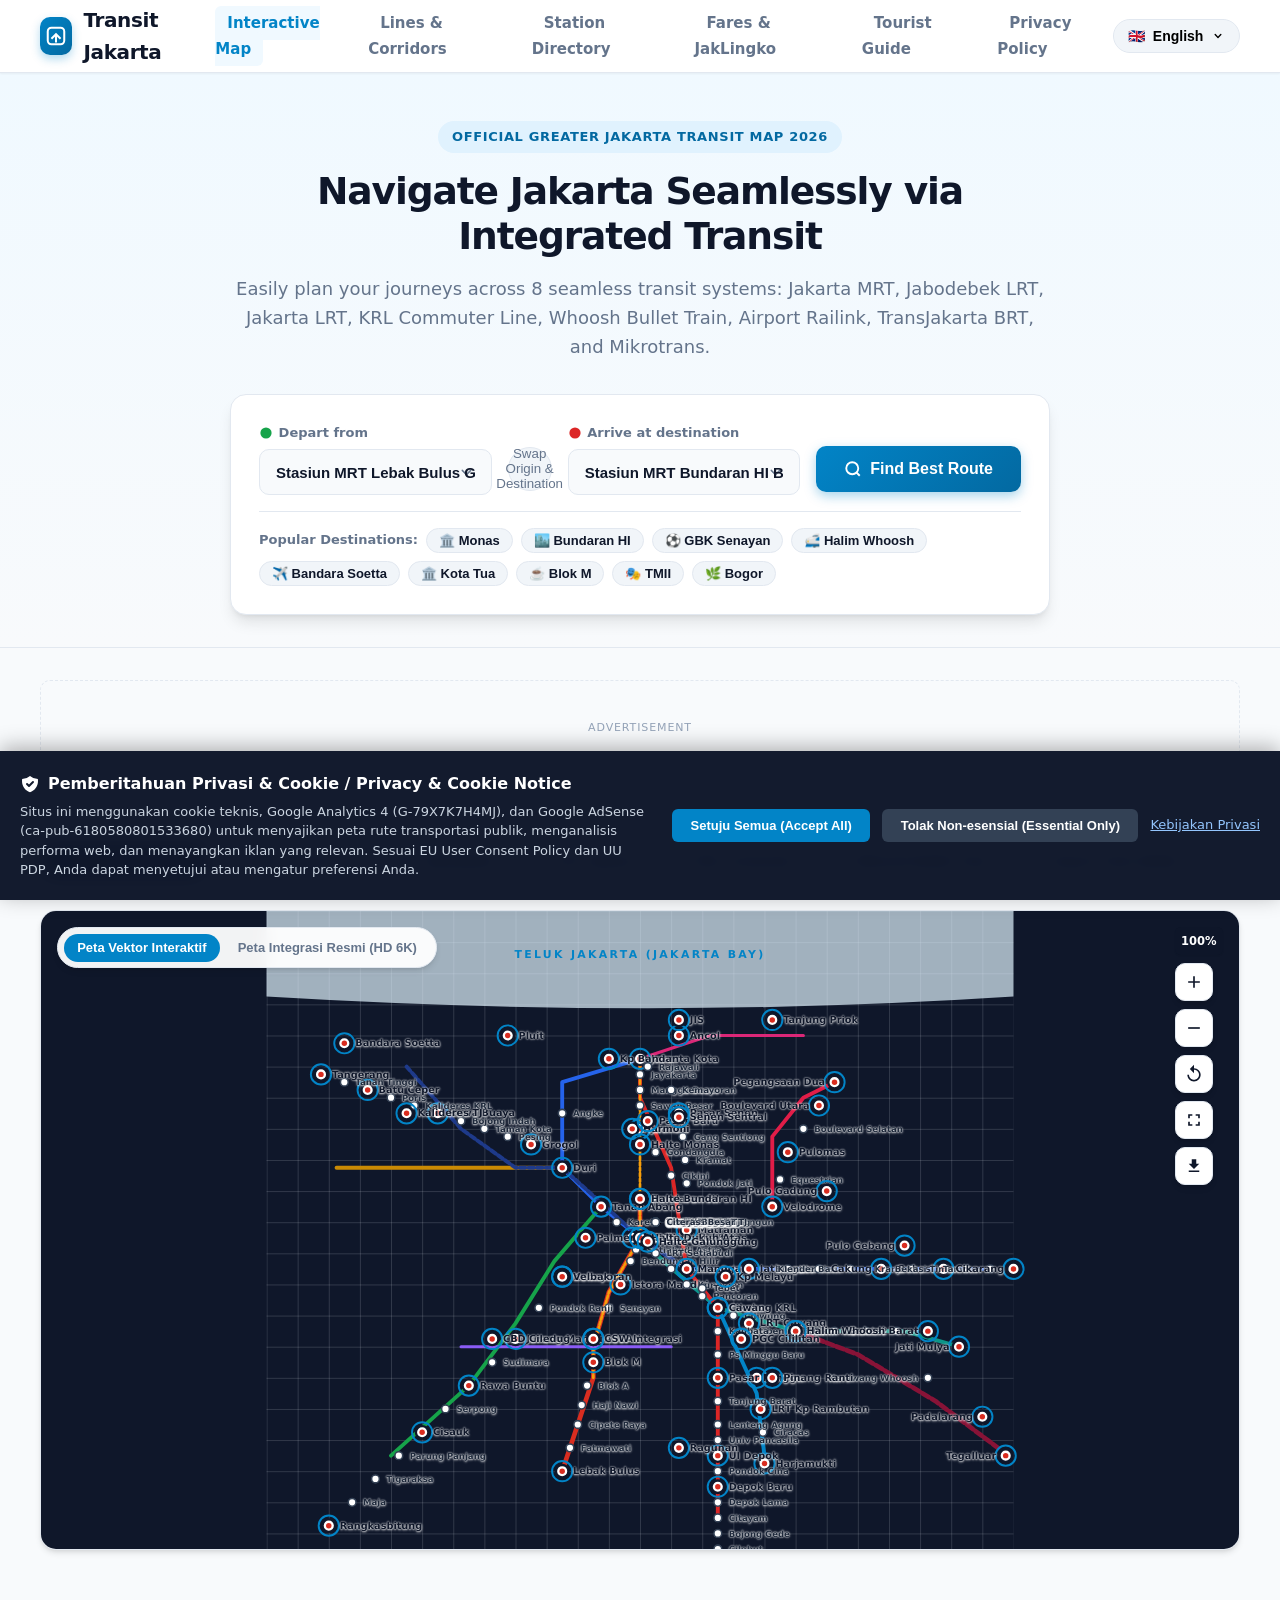
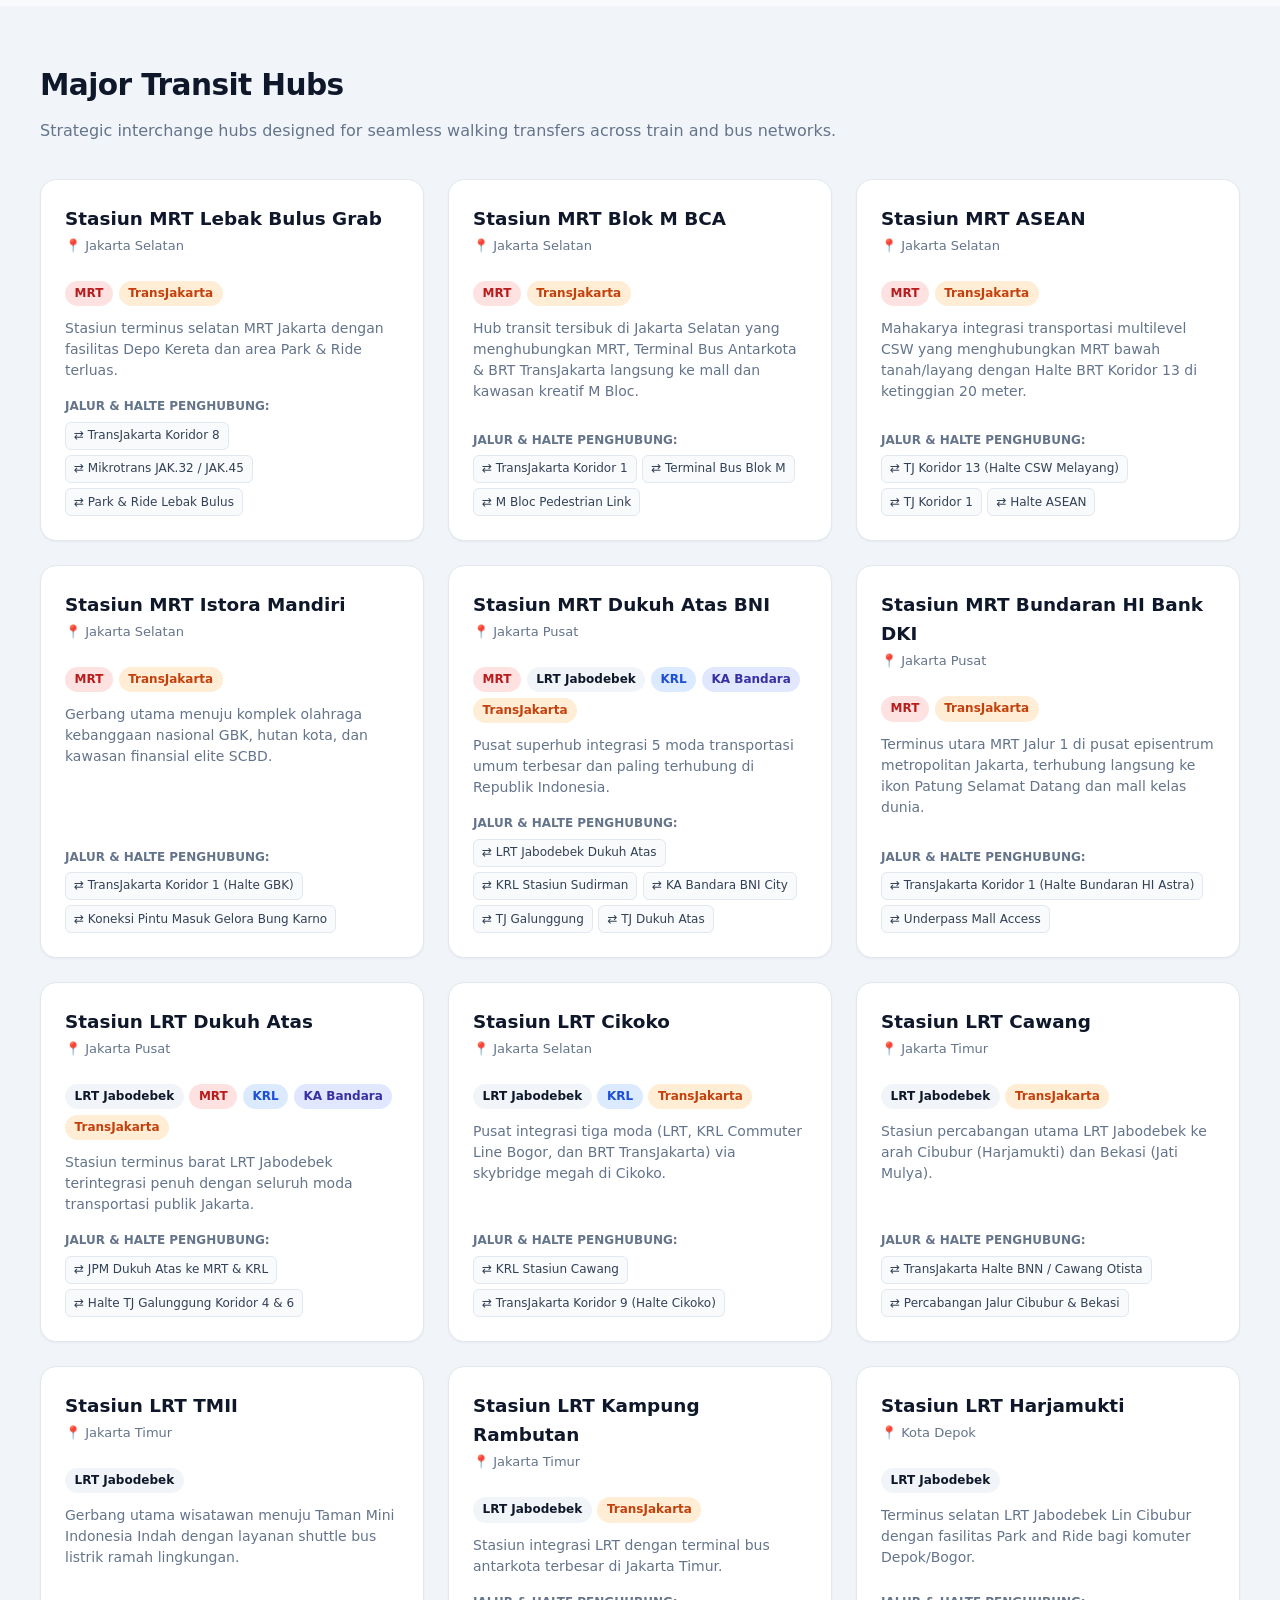
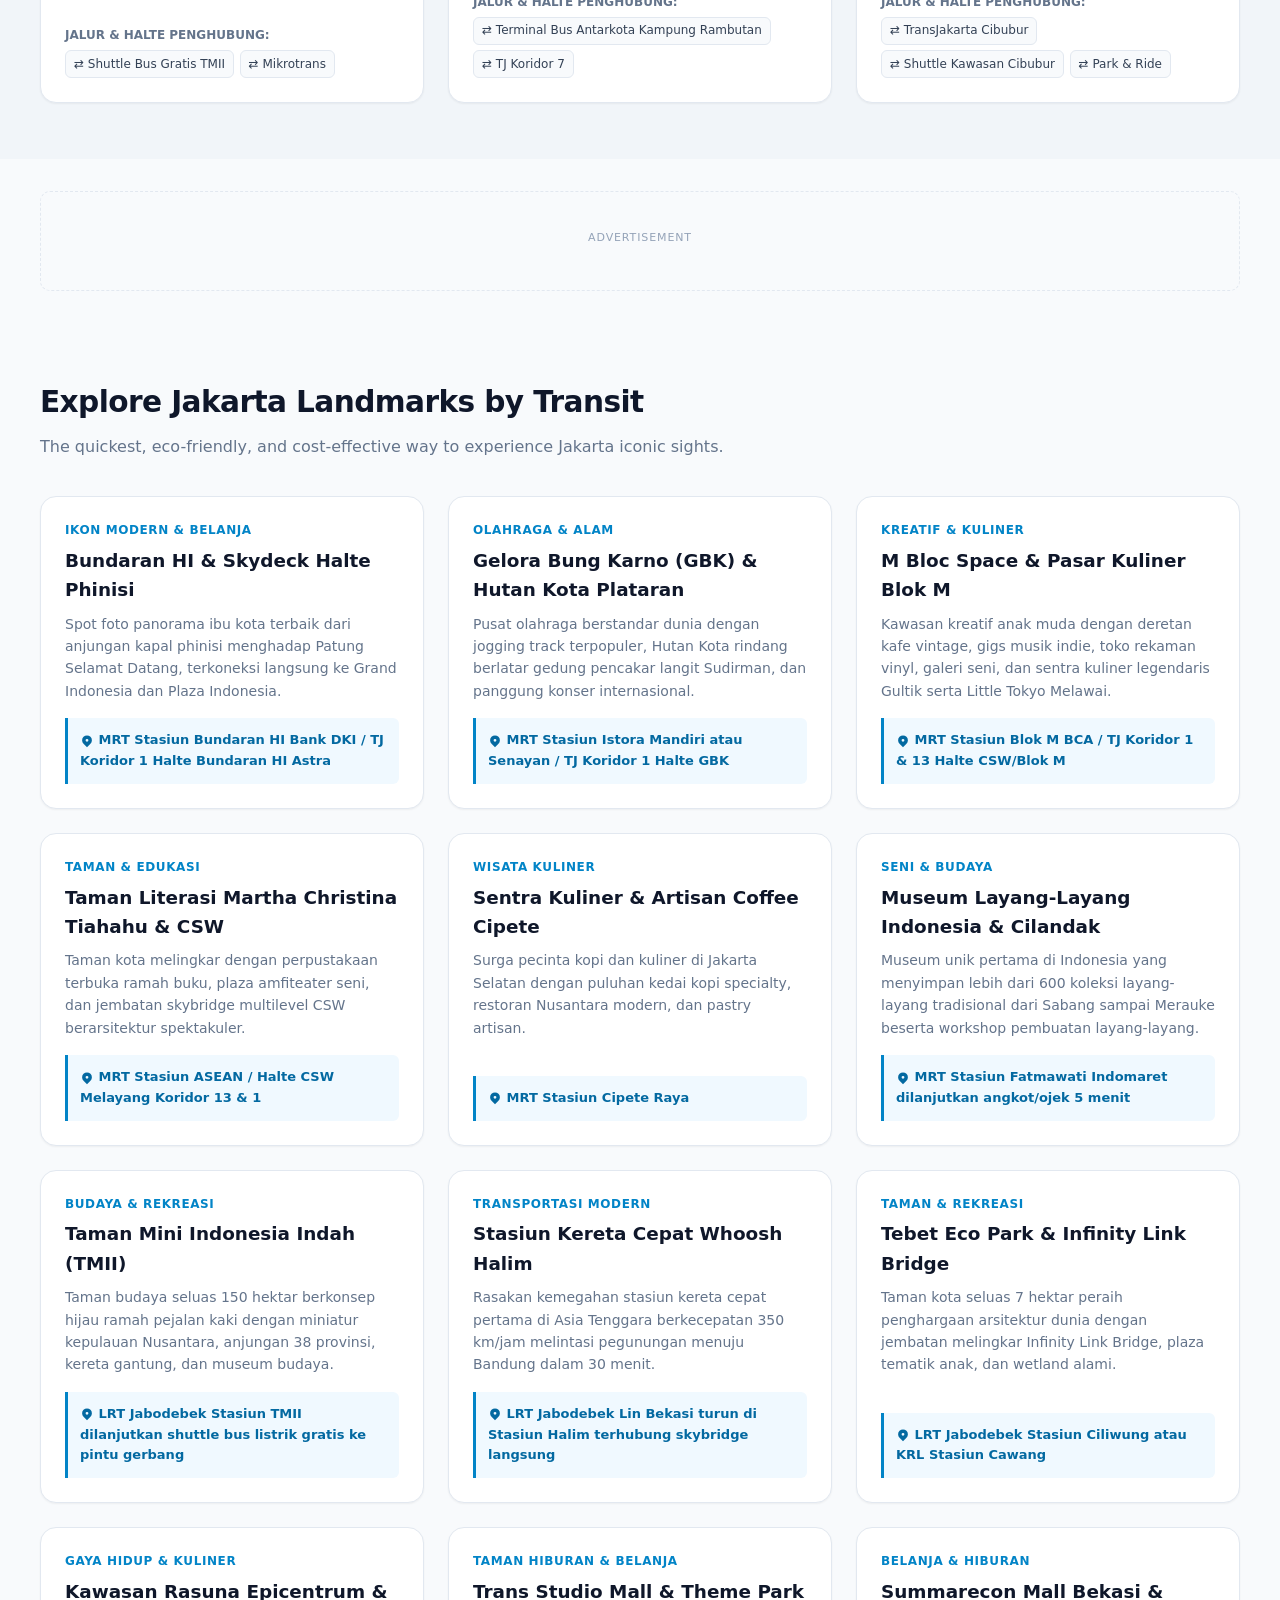
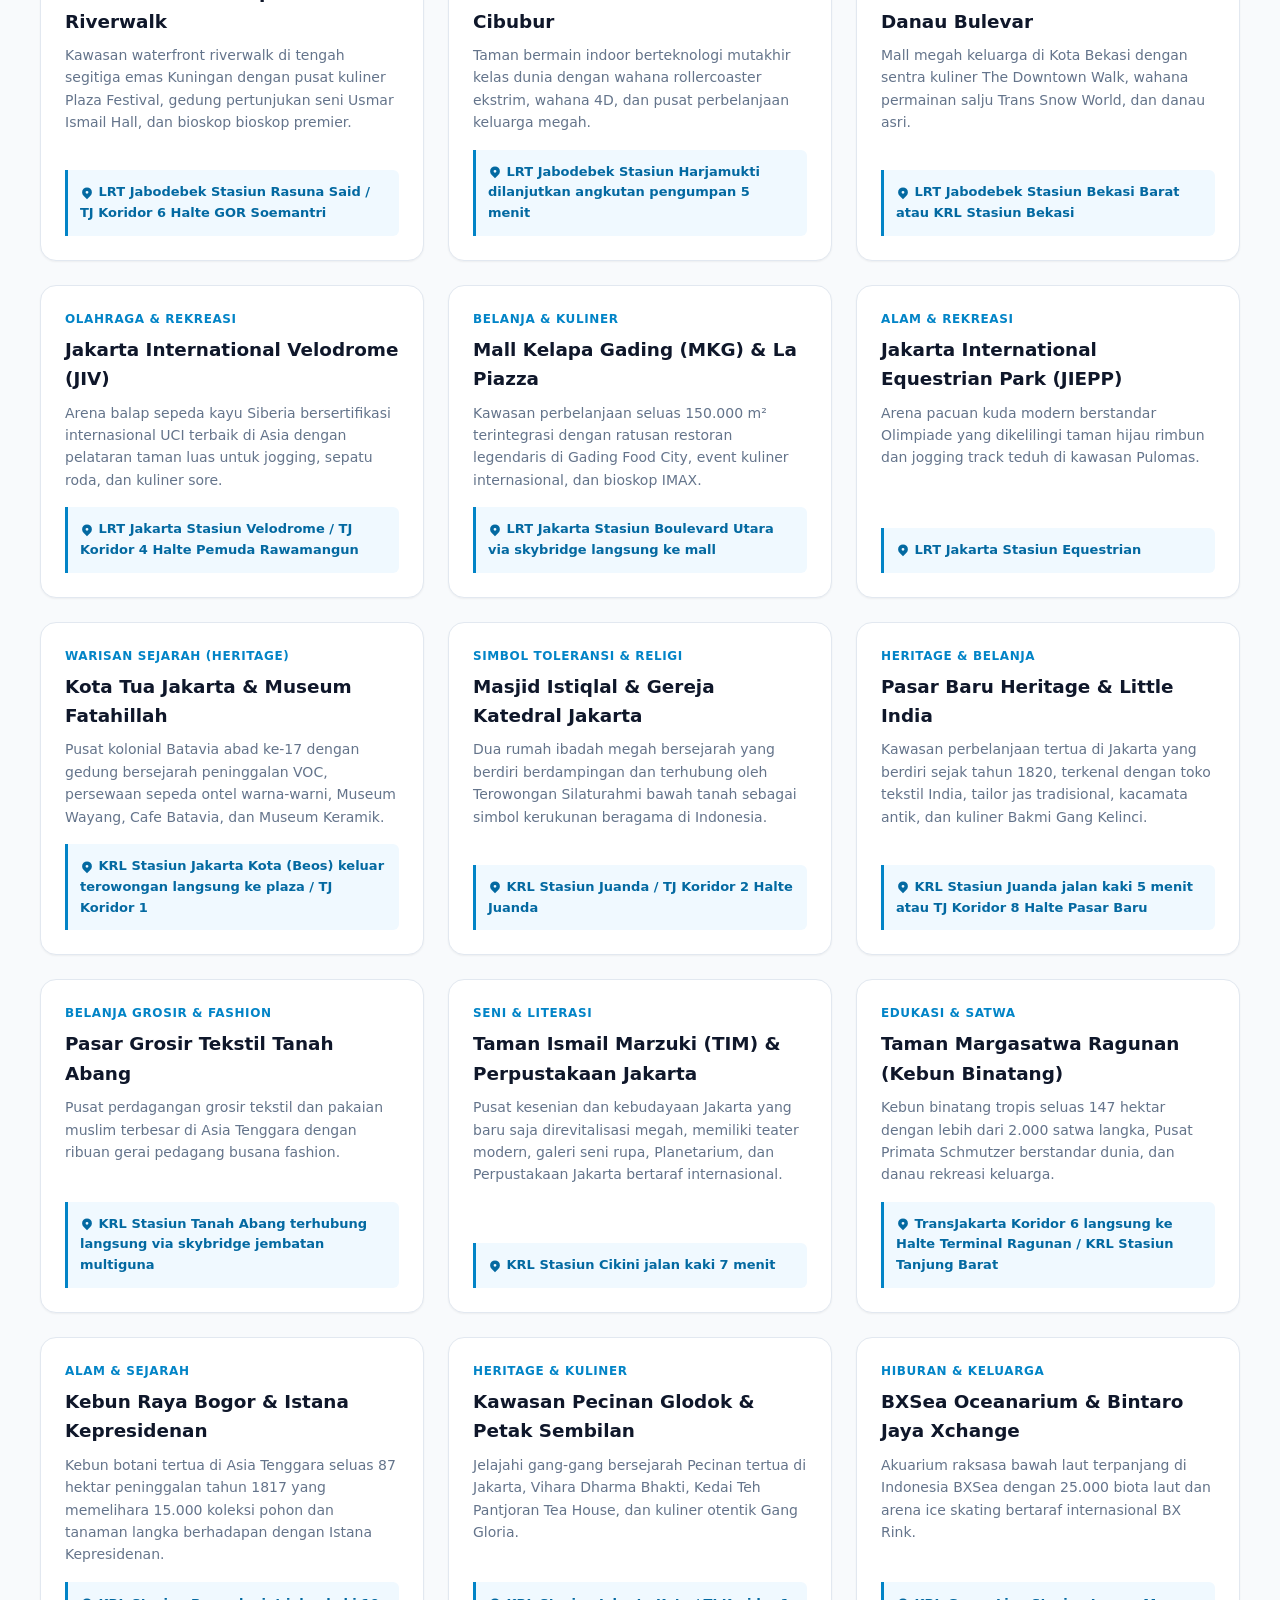
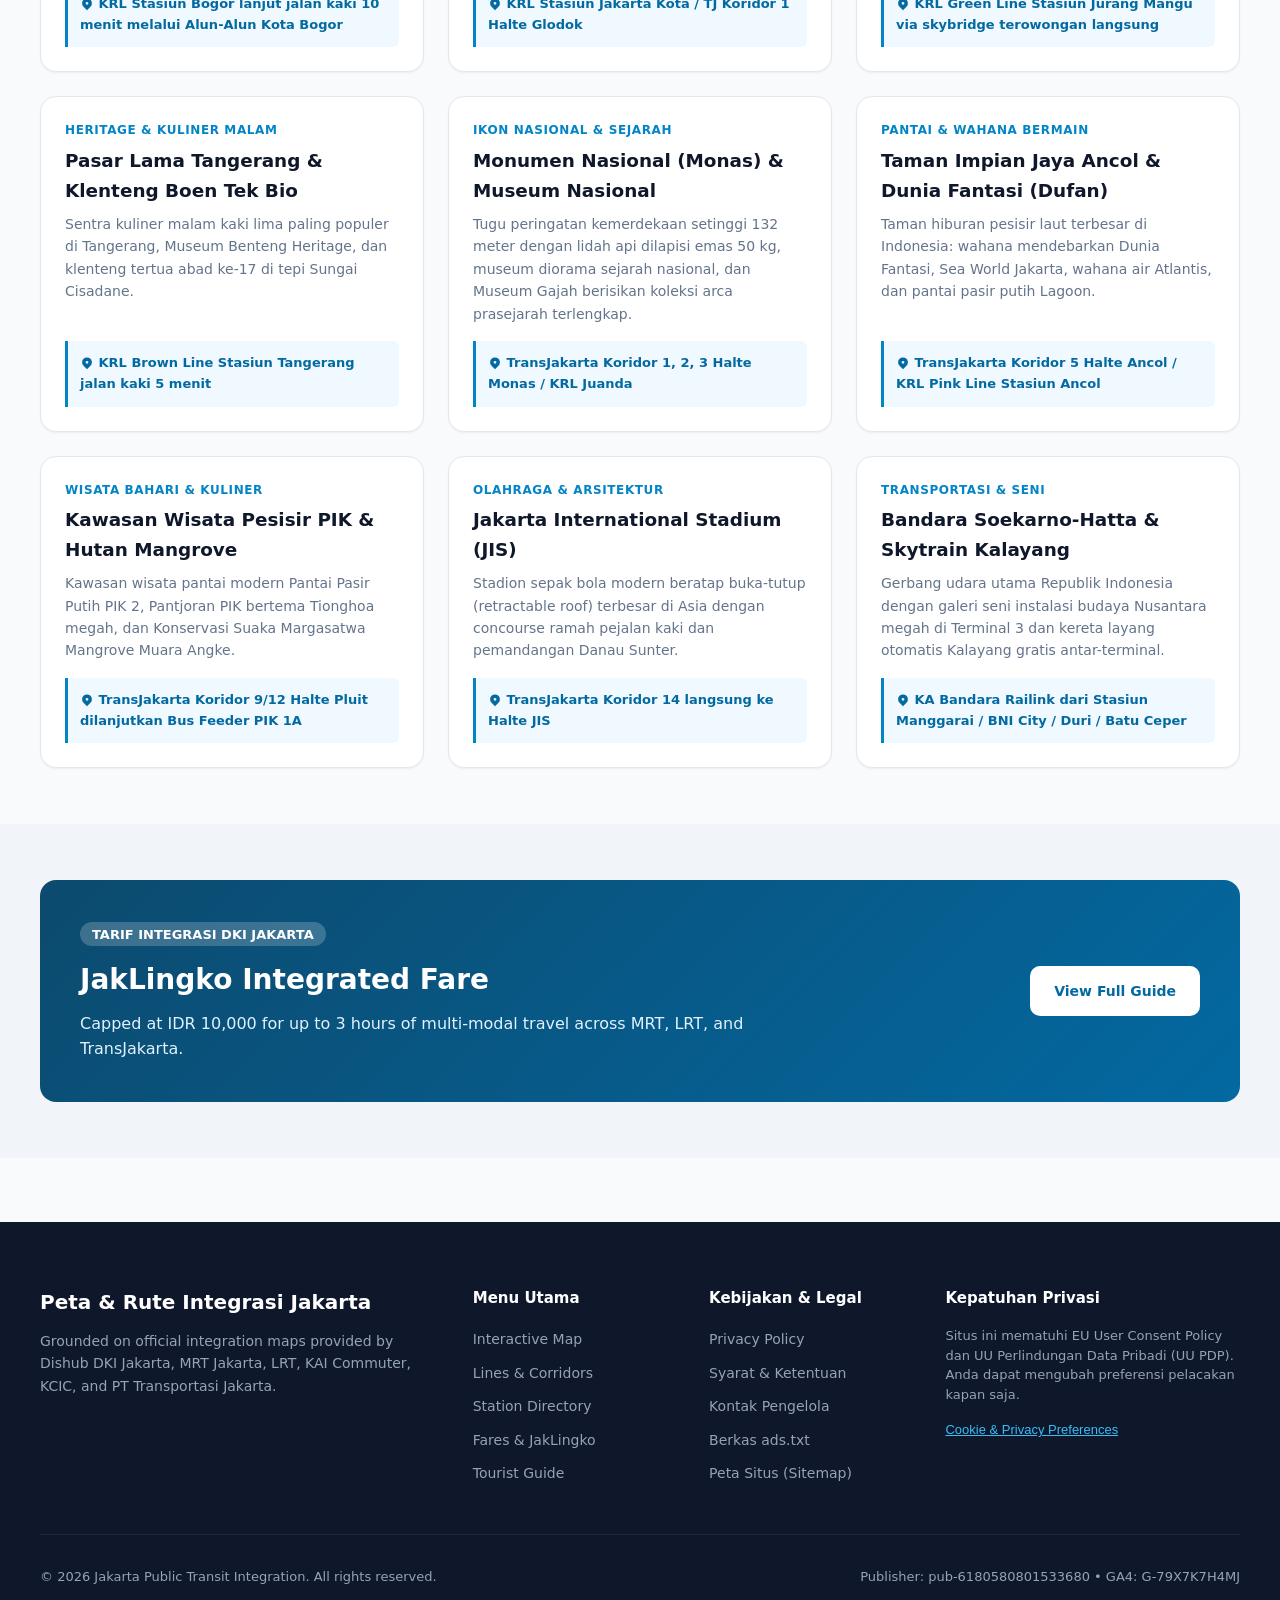
<file: index.html>
<!DOCTYPE html>
<html lang="id" dir="ltr">
<head>
  <script src="assets/js/consent-bootstrap.js"></script>
  <meta charset="UTF-8">
  <meta name="viewport" content="width=device-width, initial-scale=1.0">
  <title data-i18n="siteTitle">Peta & Rute MRT, KRL, LRT, TransJakarta | Transit Jakarta</title>
  
  <!-- Primary SEO Meta Tags -->
  <meta name="description" content="Lihat peta skematik dan cari rute transportasi Jakarta: MRT, KRL, LRT, TransJakarta, Whoosh, dan KA Bandara. Periksa jadwal serta tarif terkini di operator.">
  <meta name="keywords" content="peta rute jakarta, transportasi umum jakarta, MRT jakarta, LRT jabodebek, LRT jakarta, KRL commuter line, kereta cepat whoosh, KA bandara soekarno hatta, transjakarta, jaklingko, rute busway, jadwal kereta jakarta, tarif integrasi jakarta, jakarta transit map, public transport jakarta">
  <meta name="author" content="Jakarta Transit Integration">
  <meta name="robots" content="index, follow">
  <link rel="canonical" href="https://rute.vijeron.com/">


  <!-- Open Graph / Facebook -->
  <meta property="og:type" content="website">
  <meta property="og:url" content="https://rute.vijeron.com/">
  <meta property="og:title" content="Peta & Rute MRT, KRL, LRT, TransJakarta | Transit Jakarta">
  <meta property="og:description" content="Peta skematik dan pencari rute antarmoda Jakarta. Konfirmasi jadwal serta tarif terkini pada operator.">
  <meta property="og:image" content="https://rute.vijeron.com/assets/images/peta-integrasi.jpg">
  <meta property="og:locale" content="id_ID">

  <!-- Twitter Card -->
  <meta name="twitter:card" content="summary_large_image">
  <meta name="twitter:title" content="Peta & Rute MRT, KRL, LRT, TransJakarta | Transit Jakarta">
  <meta name="twitter:description" content="Peta skematik dan pencari rute antarmoda Jakarta. Konfirmasi jadwal serta tarif terkini pada operator.">
  <meta name="twitter:image" content="https://rute.vijeron.com/assets/images/peta-integrasi.jpg">

  <link rel="icon" type="image/png" href="https://vijeron.com/assets/vijeron-mark.png">
  <link rel="apple-touch-icon" href="assets/images/favicon.svg">
  <meta name="theme-color" content="#0284c7">

  <!-- ==================================================================== -->
  <!-- GOOGLE FUNDING CHOICES CMP (Mandatory for EU/UK/Swiss GDPR Compliance) -->
  <!-- Must be loaded BEFORE AdSense & GA4 as per AdSense Audit Findings     -->
  <!-- ==================================================================== -->
  <script async src="https://fundingchoicesmessages.google.com/i/pub-6180580801533680?ers=1"></script>
  <script>
    (function(){
      function signalGooglefcPresent(){
        if(!window.frames['googlefcPresent']){
          if(document.body){
            var iframe=document.createElement('iframe');
            iframe.style.cssText='width:0;height:0;border:none;';
            iframe.style.display='none';
            iframe.name='googlefcPresent';
            document.body.appendChild(iframe);
          } else {
            setTimeout(signalGooglefcPresent,0);
          }
        }
      }
      signalGooglefcPresent();
    })();
  </script>

  <!-- ==================================================================== -->
  <!-- GOOGLE ANALYTICS 4 (gtag.js)                                         -->
  <!-- Measurement ID: G-79X7K7H4MJ                                         -->
  <!-- ==================================================================== -->
  <script async src="https://www.googletagmanager.com/gtag/js?id=G-79X7K7H4MJ"></script>
  <script>
    window.dataLayer = window.dataLayer || [];
    function gtag(){dataLayer.push(arguments);}
    gtag('js', new Date());
    gtag('config', 'G-79X7K7H4MJ');
  </script>

  <!-- ==================================================================== -->
  <!-- GOOGLE ADSENSE CODE                                                  -->
  <!-- Publisher ID: ca-pub-6180580801533680                                -->
  <!-- ==================================================================== -->
  <script async src="https://pagead2.googlesyndication.com/pagead/js/adsbygoogle.js?client=ca-pub-6180580801533680"
       crossorigin="anonymous"></script>

  <!-- Schema.org JSON-LD Structured Data -->
  <script type="application/ld+json">
  {
    "@context": "https://schema.org",
    "@graph": [
      {
        "@type": "WebSite",
        "@id": "https://rute.vijeron.com/#website",
        "url": "https://rute.vijeron.com/",
        "name": "Peta Integrasi Transportasi Umum Jakarta",
        "description": "Panduan interaktif rute MRT, LRT, Commuter Line, Whoosh, dan TransJakarta",
        "inLanguage": ["id", "en", "zh", "ja", "ko", "ar", "es", "fr", "de", "ru"]
      },
      {
        "@type": "TransitStation",
        "@id": "https://rute.vijeron.com/#dukuh-atas",
        "name": "Dukuh Atas TOD Intermodal Transit Hub",
        "address": {
          "@type": "PostalAddress",
          "addressLocality": "Jakarta Pusat",
          "addressRegion": "DKI Jakarta",
          "addressCountry": "ID"
        },
        "description": "Pusat transit terintegrasi menghubungkan MRT, LRT Jabodebek, KRL Commuter Line, KA Bandara, dan TransJakarta."
      },
      {
        "@type": "FAQPage",
        "mainEntity": [
          {
            "@type": "Question",
            "name": "Bagaimana cara kerja tarif integrasi JakLingko Rp 10.000?",
            "acceptedAnswer": {
              "@type": "Answer",
              "text": "Pengguna dapat berganti moda antara MRT Jakarta, LRT Jakarta, dan TransJakarta dalam durasi maksimal 3 jam (180 menit) dengan biaya total maksimal Rp 10.000 menggunakan Kartu Uang Elektronik atau aplikasi JakLingko."
            }
          },
          {
            "@type": "Question",
            "name": "Apakah stasiun Dukuh Atas terhubung langsung ke Kereta Bandara dan MRT?",
            "acceptedAnswer": {
              "@type": "Answer",
              "text": "Ya, kawasan Dukuh Atas terintegrasi melalui Jembatan Penyeberangan Multiguna (JPM) yang menghubungkan Stasiun LRT Jabodebek Dukuh Atas, KRL Sudirman, Stasiun BNI City (KA Bandara), Stasiun MRT Dukuh Atas BNI, dan halte TransJakarta Galunggung."
            }
          }
        ]
      }
    ]
  }
  </script>

  <!-- Stylesheets -->
  <link rel="stylesheet" href="assets/css/main.css">
  <link rel="stylesheet" href="assets/css/map.css">
  <link rel="stylesheet" href="assets/css/rtl.css">
<script defer src="https://vijeron.com/assets/vijeron-ads.js"></script><script defer src="https://vijeron.com/assets/vijeron-share.js"></script>
  <script defer src="https://vijeron.com/assets/vijeron-brand.js"></script></head>
<body>

  <!-- Site Navigation Header -->
  <header class="site-header">
    <div class="container header-inner">
      <a href="index.html" class="logo-link">
        <div class="logo-badge">
          <svg width="22" height="22" fill="none" stroke="currentColor" stroke-width="2.2" viewBox="0 0 24 24" aria-hidden="true"><rect x="3" y="3" width="18" height="18" rx="4"/><path d="M7 15l5-5 5 5M12 10v9"/></svg>
        </div>
        <span>Transit Jakarta</span>
      </a>

      <!-- Desktop Navigation Menu -->
      <nav aria-label="Navigasi Utama">
        <ul class="nav-menu" id="nav-menu">
          <li><a href="#interactive-map-section" class="nav-link active" data-i18n="navMap">Peta Interaktif</a></li>
          <li><a href="lines.html" class="nav-link" data-i18n="navLines">Jalur & Koridor</a></li>
          <li><a href="stations.html" class="nav-link" data-i18n="navStations">Daftar Stasiun</a></li>
          <li><a href="fares.html" class="nav-link" data-i18n="navFares">Tarif & JakLingko</a></li>
          <li><a href="tourism.html" class="nav-link" data-i18n="navTourism">Panduan Wisata</a></li>
          <li><a href="privacy-policy.html" class="nav-link" data-i18n="navPrivacy">Kebijakan Privasi</a></li>
        </ul>
      </nav>

      <!-- Right Toolbar: 10-Language Selector Dropdown -->
      <div style="display: flex; align-items: center; gap: 0.75rem;">
        <div class="lang-dropdown-wrapper">
          <button class="lang-current-btn" id="lang-toggle-btn" aria-label="Select Language">
            <span id="current-lang-flag">🇮🇩</span>
            <span id="current-lang-label">Indonesia</span>
            <svg width="14" height="14" fill="currentColor" viewBox="0 0 20 20"><path fill-rule="evenodd" d="M5.293 7.293a1 1 0 011.414 0L10 10.586l3.293-3.293a1 1 0 111.414 1.414l-4 4a1 1 0 01-1.414 0l-4-4a1 1 0 010-1.414z" clip-rule="evenodd"/></svg>
          </button>

          <!-- 10 Languages Options List -->
          <div class="lang-dropdown-menu" id="lang-dropdown-menu">
            <button class="lang-item-btn active" data-lang="id"><span>🇮🇩</span> Bahasa Indonesia</button>
            <button class="lang-item-btn" data-lang="en"><span>🇬🇧</span> English</button>
            <button class="lang-item-btn" data-lang="zh"><span>🇨🇳</span> 简体中文 (Chinese)</button>
            <button class="lang-item-btn" data-lang="ja"><span>🇯🇵</span> 日本語 (Japanese)</button>
            <button class="lang-item-btn" data-lang="ko"><span>🇰🇷</span> 한국어 (Korean)</button>
            <button class="lang-item-btn" data-lang="ar"><span>🇸🇦</span> العربية (Arabic - RTL)</button>
            <button class="lang-item-btn" data-lang="es"><span>🇪🇸</span> Español (Spanish)</button>
            <button class="lang-item-btn" data-lang="fr"><span>🇫🇷</span> Français (French)</button>
            <button class="lang-item-btn" data-lang="de"><span>🇩🇪</span> Deutsch (German)</button>
            <button class="lang-item-btn" data-lang="ru"><span>🇷🇺</span> Русский (Russian)</button>
          </div>
        </div>

        <button class="mobile-toggle-btn" id="mobile-toggle" aria-label="Toggle Navigation Menu">
          <svg width="24" height="24" fill="none" stroke="currentColor" stroke-width="2" viewBox="0 0 24 24"><path d="M4 6h16M4 12h16M4 18h16"/></svg>
        </button>
      </div>
    </div>
  </header>

  <main>
    <!-- Hero Section -->
    <section class="hero-section">
      <div class="container">
        <div class="hero-content">
          <div class="hero-badge" data-i18n="heroBadge">
            <svg width="14" height="14" fill="currentColor" viewBox="0 0 20 20"><path fill-rule="evenodd" d="M10 18a8 8 0 100-16 8 8 0 000 16zm3.707-9.293a1 1 0 00-1.414-1.414L9 10.586 7.707 9.293a1 1 0 00-1.414 1.414l2 2a1 1 0 001.414 0l4-4z" clip-rule="evenodd"/></svg>
            Peta Integrasi Resmi Jabodetabek 2026
          </div>
          <h1 class="hero-title" data-i18n="heroTitle">Jelajahi Jakarta dengan Transportasi Publik Terintegrasi</h1>
          <p class="hero-subtitle" data-i18n="heroSubtitle">Rencanakan perjalanan dengan mudah melintasi 8 moda transportasi: MRT Jakarta, LRT Jabodebek, LRT Jakarta, KRL Commuter Line, Kereta Cepat Whoosh, KA Bandara, TransJakarta, dan Mikrotrans.</p>

          <!-- Interactive Route Planner Widget -->
          <div class="route-planner-widget" id="route-planner-section">
            <div class="planner-form-grid">
              <div class="input-group">
                <label class="input-label" for="route-origin">
                  <svg width="14" height="14" fill="#16a34a" viewBox="0 0 20 20"><circle cx="10" cy="10" r="8"/></svg>
                  <span data-i18n="routeStepOrigin">Berangkat dari:</span>
                </label>
                <select id="route-origin" class="station-select"></select>
              </div>

              <div>
                <button type="button" class="btn-swap" id="btn-swap-route" title="Tukar Asal & Tujuan" data-i18n="btnSwapRoute" aria-label="Tukar Asal dan Tujuan">
                  <svg width="18" height="18" fill="none" stroke="currentColor" stroke-width="2.2" stroke-linecap="round" stroke-linejoin="round" viewBox="0 0 24 24" aria-hidden="true"><path d="M7 16V4m0 0L3 8m4-4l4 4m6 4v12m0 0l-4-4m4 4l4-4"/></svg>
                </button>
              </div>

              <div class="input-group">
                <label class="input-label" for="route-dest">
                  <svg width="14" height="14" fill="#dc2626" viewBox="0 0 20 20"><circle cx="10" cy="10" r="8"/></svg>
                  <span data-i18n="routeStepDest">Tiba di tujuan:</span>
                </label>
                <select id="route-dest" class="station-select"></select>
              </div>

              <div>
                <button type="button" class="btn-search-route" id="btn-find-route">
                  <svg width="18" height="18" fill="none" stroke="currentColor" stroke-width="2.5" viewBox="0 0 24 24"><circle cx="11" cy="11" r="8"/><path d="M21 21l-4.35-4.35"/></svg>
                  <span data-i18n="btnFindRoute">Temukan Rute Terbaik</span>
                </button>
              </div>
            </div>

            <!-- Quick Destinations Chips -->
            <div class="quick-destinations">
              <span class="quick-label" data-i18n="quickDestinations">Destinasi Populer:</span>
              <button type="button" class="chip-btn" data-target-station="monas">🏛️ Monas</button>
              <button type="button" class="chip-btn" data-target-station="bundaran_hi">🏙️ Bundaran HI</button>
              <button type="button" class="chip-btn" data-target-station="senayan">⚽ GBK Senayan</button>
              <button type="button" class="chip-btn" data-target-station="halim_whoosh">🚅 Halim Whoosh</button>
              <button type="button" class="chip-btn" data-target-station="bandara_shia">✈️ Bandara Soetta</button>
              <button type="button" class="chip-btn" data-target-station="jakarta_kota">🏛️ Kota Tua</button>
              <button type="button" class="chip-btn" data-target-station="blok_m">☕ Blok M</button>
              <button type="button" class="chip-btn" data-target-station="tmii">🎭 TMII</button>
              <button type="button" class="chip-btn" data-target-station="bogor">🌿 Bogor</button>
            </div>

            <!-- Route Result Card (Expands when searched) -->
            <div class="route-result-container" id="route-result-container">
              <div class="route-summary-bar">
                <div class="stat-item">
                  <span class="stat-label" data-i18n="routeEstimatedTime">Estimasi Durasi</span>
                  <span class="stat-value" id="route-est-time">-- Menit</span>
                </div>
                <div class="stat-item">
                  <span class="stat-label" data-i18n="routeEstimatedFare">Perkiraan Tarif</span>
                  <span class="stat-value" id="route-est-fare">Rp --</span>
                </div>
                <div class="stat-item">
                  <span class="stat-label" data-i18n="routeTransfers">Peralihan Moda</span>
                  <span class="stat-value" id="route-est-transfers">--</span>
                </div>
              </div>

              <!-- Step-by-step timeline -->
              <ol class="route-steps-timeline" id="route-timeline-steps"></ol>
            </div>
          </div>
        </div>
      </div>
    </section>

    <!-- Ad Slot 1 (Header Banner - Valuable Inventory Compliant) -->
    <div class="container">
      <div class="ad-slot-wrapper">
        <span class="ad-label">Advertisement</span>
        <!-- Google AdSense Responsive Ad Unit -->
        <ins class="adsbygoogle"
             style="display:block"
             data-ad-client="ca-pub-6180580801533680"
             data-ad-format="auto"
             data-full-width-responsive="true"></ins>
      </div>
    </div>

    <!-- Map Viewer Section -->
    <section class="section" style="padding-top: 1rem;" id="interactive-map-section">
      <div class="container">
        <!-- Mode Filters -->
        <div class="mode-filters-bar">
          <button class="filter-btn active" data-mode="all"><span class="badge-dot" style="background:#0f172a"></span> <span data-i18n="filterAll">Semua Moda</span></button>
          <button class="filter-btn" data-mode="mrt"><span class="badge-dot" style="background:#d92d20"></span> <span data-i18n="filterMRT">MRT Jakarta</span></button>
          <button class="filter-btn" data-mode="lrt_jdb"><span class="badge-dot" style="background:#0284c7"></span> <span data-i18n="filterLRTJdb">LRT Jabodebek</span></button>
          <button class="filter-btn" data-mode="lrt_jkt"><span class="badge-dot" style="background:#e11d48"></span> <span data-i18n="filterLRTJkt">LRT Jakarta</span></button>
          <button class="filter-btn" data-mode="krl"><span class="badge-dot" style="background:#2563eb"></span> <span data-i18n="filterKRL">KRL Commuter</span></button>
          <button class="filter-btn" data-mode="whoosh"><span class="badge-dot" style="background:#881337"></span> <span data-i18n="filterWhoosh">Whoosh KCIC</span></button>
          <button class="filter-btn" data-mode="ka_bandara"><span class="badge-dot" style="background:#1e3a8a"></span> <span data-i18n="filterAirport">KA Bandara SHIA</span></button>
          <button class="filter-btn" data-mode="tj"><span class="badge-dot" style="background:#ea580c"></span> <span data-i18n="filterTJ">TransJakarta BRT</span></button>
        </div>

        <!-- Interactive Map Container Root -->
        <div id="map-container-root"></div>
      </div>
    </section>

    <!-- Key Transit Interchange Hubs -->
    <section class="section section-alt">
      <div class="container">
        <div class="section-header">
          <h2 class="section-title" data-i18n="hubsSectionTitle">Simpul Integrasi Utama (Transit Hubs)</h2>
          <p class="section-desc" data-i18n="hubsSectionSub">Titik pertukaran antarmoda terpenting yang memudahkan perjalanan Anda tanpa macet.</p>
        </div>
        <div class="hubs-grid" id="transit-hubs-grid"></div>
      </div>
    </section>

    <!-- Ad Slot 2 (Mid-Content Responsive Unit) -->
    <div class="container">
      <div class="ad-slot-wrapper">
        <span class="ad-label">Advertisement</span>
        <ins class="adsbygoogle"
             style="display:block"
             data-ad-client="ca-pub-6180580801533680"
             data-ad-format="rectangle"
             data-full-width-responsive="true"></ins>
      </div>
    </div>

    <!-- Tourism & Landmark Highlights -->
    <section class="section">
      <div class="container">
        <div class="section-header">
          <h2 class="section-title" data-i18n="tourismSectionTitle">Jelajahi Ikon Jakarta dengan Transportasi Publik</h2>
          <p class="section-desc" data-i18n="tourismSectionSub">Cara termudah, tercepat, dan hemat biaya menuju landmark bersejarah dan atraksi modern.</p>
        </div>
        <div class="tourism-grid" id="tourism-cards-grid"></div>
      </div>
    </section>

    <!-- JakLingko Fare Highlight Banner -->
    <section class="section section-alt">
      <div class="container">
        <div style="background: linear-gradient(135deg, #0c4a6e 0%, #0369a1 100%); color: white; padding: 2.5rem; border-radius: var(--radius-lg); display: flex; align-items: center; justify-content: space-between; flex-wrap: wrap; gap: 1.5rem;">
          <div style="max-width: 680px;">
            <span style="background: rgba(255, 255, 255, 0.2); padding: 0.3rem 0.75rem; border-radius: 99px; font-size: 0.813rem; font-weight: 700; text-transform: uppercase;">Tarif Integrasi DKI Jakarta</span>
            <h3 style="font-size: 1.75rem; font-weight: 800; margin: 0.75rem 0 0.5rem;" data-i18n="faresCardTitle">Tarif Terintegrasi JakLingko</h3>
            <p style="color: #e0f2fe; line-height: 1.6;" data-i18n="faresCardDesc">Hanya Rp 10.000 untuk perjalanan multimoda selama 3 jam dengan kartu JakLingko / e-money berpindah antara MRT Jakarta, LRT Jakarta, dan Bus TransJakarta.</p>
          </div>
          <div>
            <a href="fares.html" class="btn" style="background: white; color: #0369a1; font-weight: 800; padding: 0.85rem 1.5rem;" data-i18n="btnViewDetails">Lihat Panduan Lengkap</a>
          </div>
        </div>
      </div>
    </section>
  </main>

  <!-- Station Details Modal Dialog -->
  <div class="modal-backdrop" id="station-modal" role="dialog" aria-modal="true" aria-labelledby="modal-station-title">
    <div class="modal-dialog">
      <div class="modal-header">
        <h3 class="modal-title" id="modal-station-title">Detail Stasiun</h3>
        <button type="button" class="modal-close" id="close-station-modal" aria-label="Close dialog">&times;</button>
      </div>
      <div class="modal-body">
        <div id="modal-station-modes" style="margin-bottom: 1rem;"></div>
        <p id="modal-station-desc" style="color: var(--text-muted); font-size: 0.938rem; margin-bottom: 1.25rem; line-height: 1.5;"></p>
        
        <div style="margin-bottom: 1rem;">
          <h4 style="font-size: 0.813rem; text-transform: uppercase; color: var(--text-muted); margin-bottom: 0.5rem;" data-i18n="stationTransfers">Koneksi Antarmoda:</h4>
          <ul id="modal-station-transfers" style="margin-left: 0; padding-left: 0;"></ul>
        </div>

        <div style="margin-bottom: 1rem;">
          <h4 style="font-size: 0.813rem; text-transform: uppercase; color: var(--text-muted); margin-bottom: 0.5rem;" data-i18n="stationFacilities">Fasilitas Stasiun:</h4>
          <div id="modal-station-facilities" style="display: flex; flex-wrap: wrap; gap: 0.4rem;"></div>
        </div>

        <div>
          <h4 style="font-size: 0.813rem; text-transform: uppercase; color: var(--text-muted); margin-bottom: 0.5rem;" data-i18n="stationNearby">Tempat Terdekat / Wisata:</h4>
          <ul id="modal-station-nearby" style="margin-left: 0; padding-left: 0;"></ul>
        </div>
      </div>
      <div class="modal-actions">
        <button type="button" class="btn btn-secondary" id="modal-btn-set-origin" data-i18n="stationSetOrigin">Jadikan Titik Keberangkatan</button>
        <button type="button" class="btn btn-primary" id="modal-btn-set-dest" data-i18n="stationSetDest">Jadikan Titik Tujuan</button>
      </div>
    </div>
  </div>

  <!-- Site Footer -->
  <footer class="site-footer">
    <div class="container">
      <div class="footer-grid">
        <div class="footer-brand">
          <h4>Peta & Rute Integrasi Jakarta</h4>
          <p data-i18n="footerDisclaimer">Data dihimpun dari peta integrasi resmi Dinas Perhubungan DKI Jakarta, MRT Jakarta, LRT, KAI Commuter, KCIC, dan PT Transportasi Jakarta.</p>
        </div>

        <div class="footer-col">
          <h5>Menu Utama</h5>
          <ul class="footer-links">
            <li><a href="index.html" data-i18n="navMap">Peta Interaktif</a></li>
            <li><a href="lines.html" data-i18n="navLines">Jalur & Koridor</a></li>
            <li><a href="stations.html" data-i18n="navStations">Daftar Stasiun</a></li>
            <li><a href="fares.html" data-i18n="navFares">Tarif & JakLingko</a></li>
            <li><a href="tourism.html" data-i18n="navTourism">Panduan Wisata</a></li>
          </ul>
        </div>

        <div class="footer-col">
          <h5>Kebijakan & Legal</h5>
          <ul class="footer-links">
            <li><a href="privacy-policy.html" data-i18n="navPrivacy">Kebijakan Privasi</a></li>
            <li><a href="terms.html">Syarat & Ketentuan</a></li>
            <li><a href="contact.html">Kontak Pengelola</a></li>
            <li><a href="ads.txt">Berkas ads.txt</a></li>
            <li><a href="sitemap.xml">Peta Situs (Sitemap)</a></li>
          </ul>
        </div>

        <div class="footer-col">
          <h5>Kepatuhan Privasi</h5>
          <p style="font-size: 0.813rem; line-height: 1.5; margin-bottom: 0.75rem;">
            Situs ini mematuhi EU User Consent Policy dan UU Perlindungan Data Pribadi (UU PDP). Anda dapat mengubah preferensi pelacakan kapan saja.
          </p>
          <button type="button" class="btn-privacy-settings" data-i18n="cookieSettings">⚙️ Pengaturan Privasi / Cookie</button>
        </div>
      </div>

      <div class="footer-bottom">
        <p data-i18n="copyright">© 2026 Peta Integrasi Transportasi Jakarta. Seluruh hak cipta dilindungi.</p>
        <div>
          <span>Publisher: pub-6180580801533680</span> &bull; <span>GA4: G-79X7K7H4MJ</span>
        </div>
      </div>
    </div>
  </footer>

  <!-- Core Scripts -->
  <script src="assets/data/transit-data.js"></script>
  <script src="assets/js/i18n.js"></script>
  <script src="assets/js/route-planner.js"></script>
  <script src="assets/js/map-engine.js"></script>
  <script src="assets/js/cmp-adsense.js"></script>
  <script src="assets/js/app.js"></script>
</body>
</html>
</file>
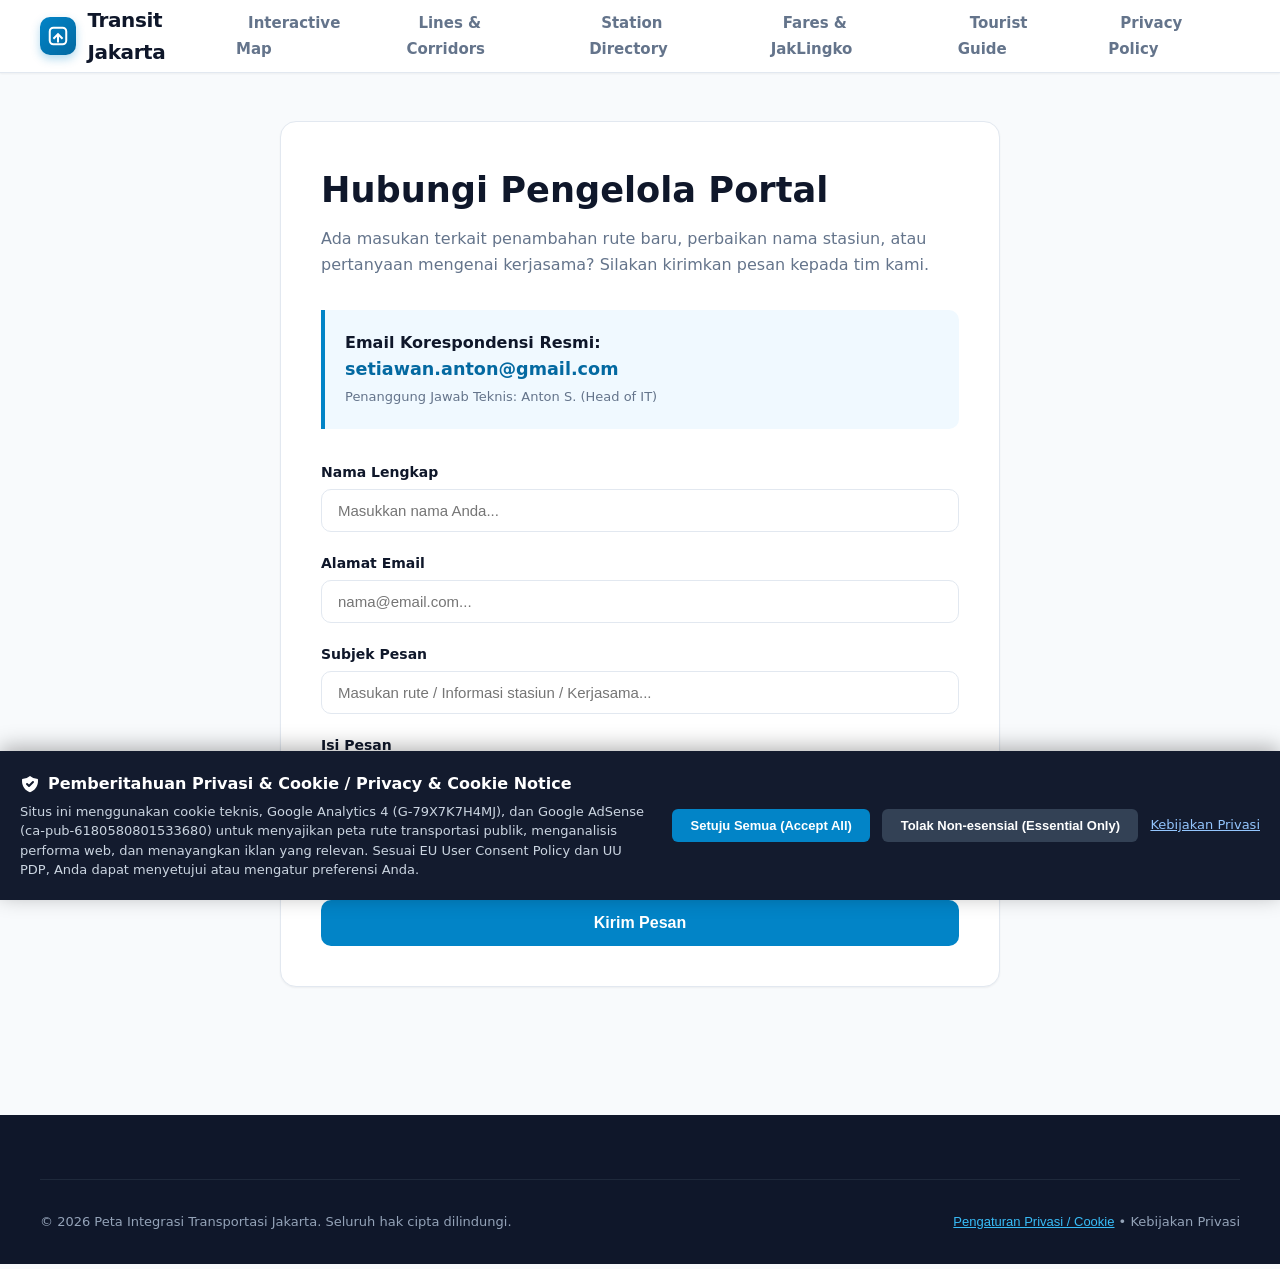
<file: contact.html>
<!DOCTYPE html>
<html lang="id" dir="ltr">
<head>
  <script src="assets/js/consent-bootstrap.js"></script>
  <meta charset="UTF-8">
  <meta name="viewport" content="width=device-width, initial-scale=1.0">
  <title>Hubungi Kami - Peta Integrasi Transportasi Jakarta</title>
  
  <meta name="description" content="Kontak resmi pengelola portal peta integrasi dan rute transportasi umum Jakarta. Kirim pertanyaan, masukan rute, atau konsultasi terkait operasional transit Jabodetabek.">
  <meta name="robots" content="index, follow">
  <link rel="canonical" href="https://rute.vijeron.com/contact">


  <!-- Google Funding Choices CMP -->
  <script async src="https://fundingchoicesmessages.google.com/i/pub-6180580801533680?ers=1"></script>
  <script>
    (function(){
      function signalGooglefcPresent(){
        if(!window.frames['googlefcPresent']){
          if(document.body){
            var iframe=document.createElement('iframe');
            iframe.style.cssText='width:0;height:0;border:none;';
            iframe.style.display='none';
            iframe.name='googlefcPresent';
            document.body.appendChild(iframe);
          } else {
            setTimeout(signalGooglefcPresent,0);
          }
        }
      }
      signalGooglefcPresent();
    })();
  </script>

  <!-- Google tag (gtag.js) GA4 -->
  <script async src="https://www.googletagmanager.com/gtag/js?id=G-79X7K7H4MJ"></script>
  <script>
    window.dataLayer = window.dataLayer || [];
    function gtag(){dataLayer.push(arguments);}
    gtag('js', new Date());
    gtag('config', 'G-79X7K7H4MJ');
  </script>



  <link rel="icon" type="image/png" href="https://vijeron.com/assets/vijeron-mark.png">
  <link rel="stylesheet" href="assets/css/main.css">
  <link rel="stylesheet" href="assets/css/rtl.css">
<script defer src="https://vijeron.com/assets/vijeron-share.js"></script>
  <script defer src="https://vijeron.com/assets/vijeron-brand.js"></script></head>
<body>

  <header class="site-header">
    <div class="container header-inner">
      <a href="index.html" class="logo-link">
        <div class="logo-badge">
          <svg width="22" height="22" fill="none" stroke="currentColor" stroke-width="2.2" viewBox="0 0 24 24" aria-hidden="true"><rect x="3" y="3" width="18" height="18" rx="4"/><path d="M7 15l5-5 5 5M12 10v9"/></svg>
        </div>
        <span>Transit Jakarta</span>
      </a>

      <nav aria-label="Navigasi Utama">
        <ul class="nav-menu">
          <li><a href="index.html#interactive-map-section" class="nav-link" data-i18n="navMap">Peta Interaktif</a></li>
          <li><a href="lines.html" class="nav-link" data-i18n="navLines">Jalur & Koridor</a></li>
          <li><a href="stations.html" class="nav-link" data-i18n="navStations">Daftar Stasiun</a></li>
          <li><a href="fares.html" class="nav-link" data-i18n="navFares">Tarif & JakLingko</a></li>
          <li><a href="tourism.html" class="nav-link" data-i18n="navTourism">Panduan Wisata</a></li>
          <li><a href="privacy-policy.html" class="nav-link" data-i18n="navPrivacy">Kebijakan Privasi</a></li>
        </ul>
      </nav>
    </div>
  </header>

  <main class="container" style="padding: 3rem 1.25rem 4rem; max-width: 760px;">
    <article style="background: white; padding: 2.5rem; border-radius: var(--radius-lg); border: 1px solid var(--border); box-shadow: var(--shadow-sm);">
      <h1 style="font-size: 2.2rem; font-weight: 900; margin-bottom: 0.5rem; color: #0f172a;">Hubungi Pengelola Portal</h1>
      <p style="color: var(--text-muted); line-height: 1.6; margin-bottom: 2rem;">
        Ada masukan terkait penambahan rute baru, perbaikan nama stasiun, atau pertanyaan mengenai kerjasama? Silakan kirimkan pesan kepada tim kami.
      </p>

      <div style="background: #f0f9ff; border-left: 4px solid var(--primary); padding: 1.25rem; border-radius: 0 var(--radius-md) var(--radius-md) 0; margin-bottom: 2rem;">
        <strong>Email Korespondensi Resmi:</strong><br>
        <a href="mailto:setiawan.anton@gmail.com" style="font-size: 1.1rem; font-weight: 700; color: #0369a1;">setiawan.anton@gmail.com</a><br>
        <span style="font-size: 0.813rem; color: var(--text-muted);">Penanggung Jawab Teknis: Anton S. (Head of IT)</span>
      </div>

      <div id="contact-alert-box" style="display:none; padding: 1rem; border-radius: var(--radius-md); background: #dcfce7; color: #166534; font-weight: 600; margin-bottom: 1.5rem;" role="alert"></div>

      <form id="contact-form" style="display: flex; flex-direction: column; gap: 1.25rem;">
        <div>
          <label for="contact-name" style="display: block; font-weight: 700; font-size: 0.875rem; margin-bottom: 0.35rem;">Nama Lengkap</label>
          <input type="text" id="contact-name" name="name" required placeholder="Masukkan nama Anda..." style="width: 100%; padding: 0.75rem 1rem; border: 1px solid var(--border); border-radius: var(--radius-md); font-size: 0.938rem; outline: none;" />
        </div>

        <div>
          <label for="contact-email" style="display: block; font-weight: 700; font-size: 0.875rem; margin-bottom: 0.35rem;">Alamat Email</label>
          <input type="email" id="contact-email" name="email" required placeholder="nama@email.com..." style="width: 100%; padding: 0.75rem 1rem; border: 1px solid var(--border); border-radius: var(--radius-md); font-size: 0.938rem; outline: none;" />
        </div>

        <div>
          <label for="contact-subject" style="display: block; font-weight: 700; font-size: 0.875rem; margin-bottom: 0.35rem;">Subjek Pesan</label>
          <input type="text" id="contact-subject" name="subject" required placeholder="Masukan rute / Informasi stasiun / Kerjasama..." style="width: 100%; padding: 0.75rem 1rem; border: 1px solid var(--border); border-radius: var(--radius-md); font-size: 0.938rem; outline: none;" />
        </div>

        <div>
          <label for="contact-message" style="display: block; font-weight: 700; font-size: 0.875rem; margin-bottom: 0.35rem;">Isi Pesan</label>
          <textarea id="contact-message" name="message" rows="5" required placeholder="Tuliskan pesan detail Anda di sini..." style="width: 100%; padding: 0.75rem 1rem; border: 1px solid var(--border); border-radius: var(--radius-md); font-size: 0.938rem; outline: none; resize: vertical;"></textarea>
        </div>

        <button type="submit" class="btn btn-primary" style="padding: 0.85rem; font-size: 1rem; justify-content: center;">
          Kirim Pesan
        </button>
      </form>
    </article>
  </main>

  <footer class="site-footer">
    <div class="container">
      <div class="footer-bottom">
        <p>© 2026 Peta Integrasi Transportasi Jakarta. Seluruh hak cipta dilindungi.</p>
        <div>
          <button type="button" class="btn-privacy-settings">Pengaturan Privasi / Cookie</button> &bull;
          <a href="privacy-policy.html" style="color: #94a3b8;">Kebijakan Privasi</a>
        </div>
      </div>
    </div>
  </footer>

  <script src="assets/js/i18n.js"></script>
  <script src="assets/js/cmp-adsense.js"></script>
  <script>
    document.addEventListener('DOMContentLoaded', () => {
      const form = document.getElementById('contact-form');
      const alertBox = document.getElementById('contact-alert-box');
      if (form) {
        form.addEventListener('submit', (e) => {
          e.preventDefault();
          if (alertBox) {
            alertBox.textContent = 'Terima kasih! Pesan Anda telah terkirim kepada tim pengelola portal.';
            alertBox.style.display = 'block';
            alertBox.scrollIntoView({ behavior: 'smooth', block: 'nearest' });
          }
          form.reset();
        });
      }
    });
  </script>
</body>
</html>
</file>
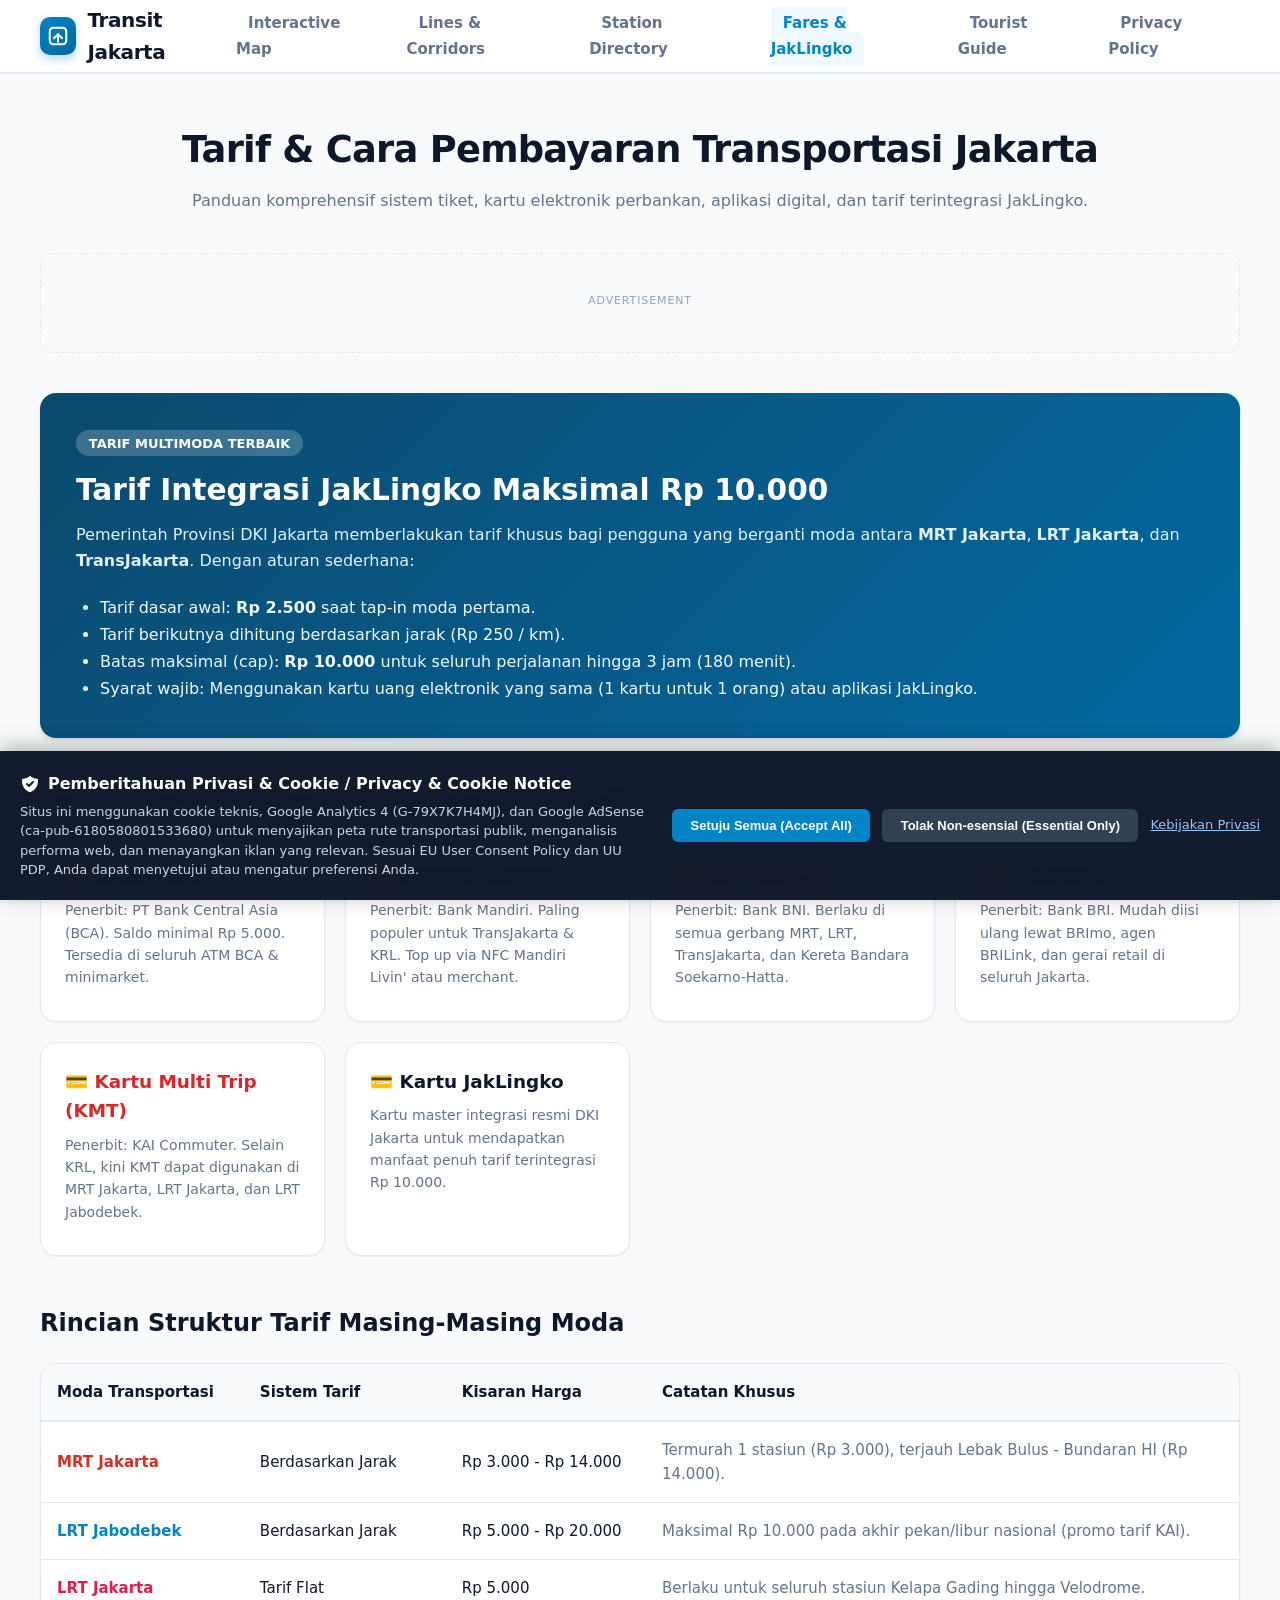
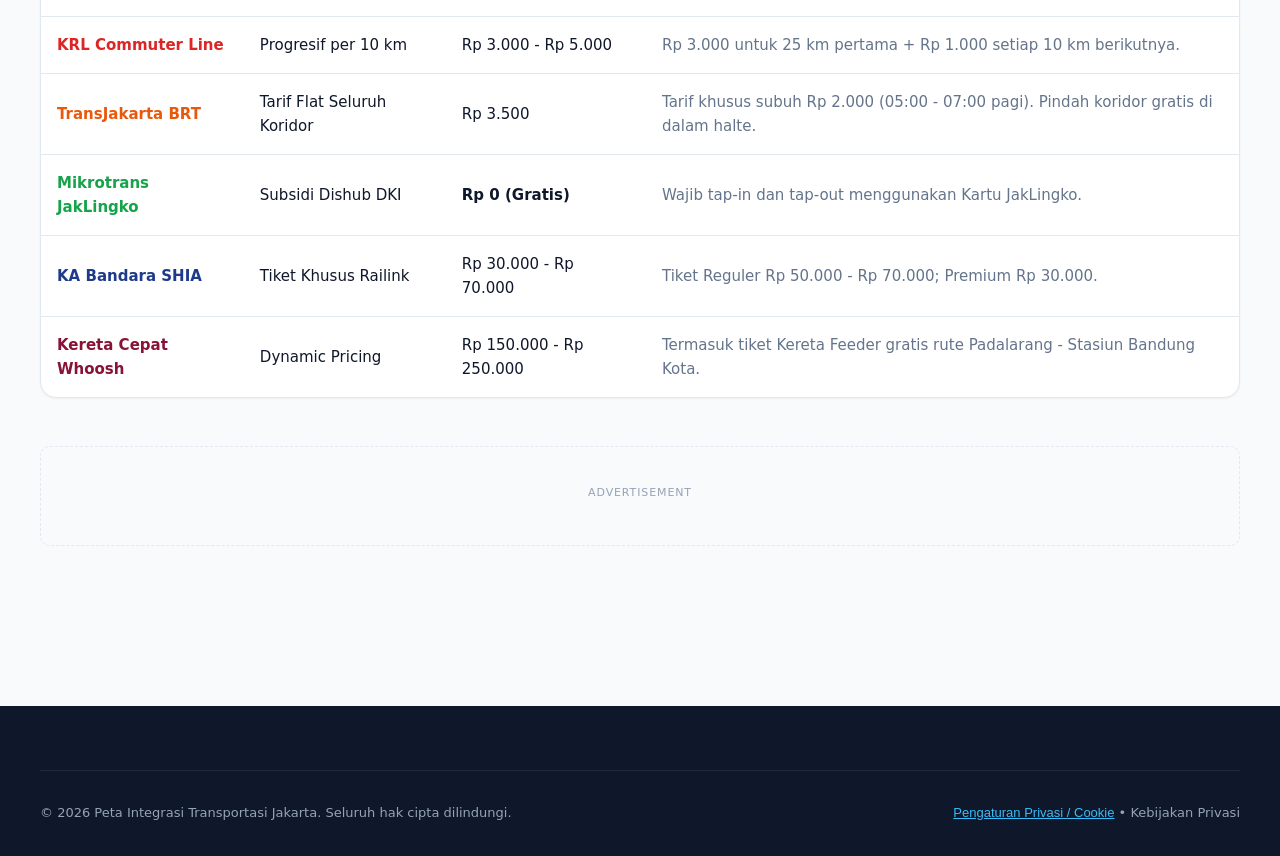
<file: fares.html>
<!DOCTYPE html>
<html lang="id" dir="ltr">
<head>
  <script src="assets/js/consent-bootstrap.js"></script>
  <meta charset="UTF-8">
  <meta name="viewport" content="width=device-width, initial-scale=1.0">
  <title>Panduan Tarif & Pembayaran JakLingko - MRT, LRT, KRL, TransJakarta</title>
  
  <meta name="description" content="Panduan lengkap tarif integrasi JakLingko Rp 10.000 (3 jam), kartu uang elektronik yang berlaku (Flazz, e-money, TapCash, Brizzi, KMT), aplikasi tiket QR, dan rincian tarif MRT, LRT, KRL, serta Kereta Bandara.">
  <meta name="keywords" content="tarif jaklingko, cara bayar MRT jakarta, harga tiket LRT jabodebek, tarif KRL commuter line, kartu flazz bca transjakarta, aplikasi mymrtj, tarif integrasi 10000">
  <meta name="robots" content="index, follow">
  <link rel="canonical" href="https://rute.vijeron.com/fares">


  <!-- Google Funding Choices CMP -->
  <script async src="https://fundingchoicesmessages.google.com/i/pub-6180580801533680?ers=1"></script>
  <script>
    (function(){
      function signalGooglefcPresent(){
        if(!window.frames['googlefcPresent']){
          if(document.body){
            var iframe=document.createElement('iframe');
            iframe.style.cssText='width:0;height:0;border:none;';
            iframe.style.display='none';
            iframe.name='googlefcPresent';
            document.body.appendChild(iframe);
          } else {
            setTimeout(signalGooglefcPresent,0);
          }
        }
      }
      signalGooglefcPresent();
    })();
  </script>

  <!-- Google tag (gtag.js) GA4 -->
  <script async src="https://www.googletagmanager.com/gtag/js?id=G-79X7K7H4MJ"></script>
  <script>
    window.dataLayer = window.dataLayer || [];
    function gtag(){dataLayer.push(arguments);}
    gtag('js', new Date());
    gtag('config', 'G-79X7K7H4MJ');
  </script>

  <!-- Google AdSense -->
  <script async src="https://pagead2.googlesyndication.com/pagead/js/adsbygoogle.js?client=ca-pub-6180580801533680" crossorigin="anonymous"></script>

  <link rel="icon" type="image/png" href="https://vijeron.com/assets/vijeron-mark.png">
  <link rel="stylesheet" href="assets/css/main.css">
  <link rel="stylesheet" href="assets/css/rtl.css">
<script defer src="https://vijeron.com/assets/vijeron-ads.js"></script><script defer src="https://vijeron.com/assets/vijeron-share.js"></script>
  <script defer src="https://vijeron.com/assets/vijeron-brand.js"></script></head>
<body>

  <header class="site-header">
    <div class="container header-inner">
      <a href="index.html" class="logo-link">
        <div class="logo-badge">
          <svg width="22" height="22" fill="none" stroke="currentColor" stroke-width="2.2" viewBox="0 0 24 24" aria-hidden="true"><rect x="3" y="3" width="18" height="18" rx="4"/><path d="M7 15l5-5 5 5M12 10v9"/></svg>
        </div>
        <span>Transit Jakarta</span>
      </a>

      <nav aria-label="Navigasi Utama">
        <ul class="nav-menu">
          <li><a href="index.html#interactive-map-section" class="nav-link" data-i18n="navMap">Peta Interaktif</a></li>
          <li><a href="lines.html" class="nav-link" data-i18n="navLines">Jalur & Koridor</a></li>
          <li><a href="stations.html" class="nav-link" data-i18n="navStations">Daftar Stasiun</a></li>
          <li><a href="fares.html" class="nav-link active" data-i18n="navFares">Tarif & JakLingko</a></li>
          <li><a href="tourism.html" class="nav-link" data-i18n="navTourism">Panduan Wisata</a></li>
          <li><a href="privacy-policy.html" class="nav-link" data-i18n="navPrivacy">Kebijakan Privasi</a></li>
        </ul>
      </nav>
    </div>
  </header>

  <main class="container" style="padding: 3rem 1.25rem 4rem;">
    <div class="section-header" style="text-align: center; margin-bottom: 2.5rem;">
      <h1 class="section-title" style="font-size: 2.3rem;">Tarif & Cara Pembayaran Transportasi Jakarta</h1>
      <p class="section-desc">Panduan komprehensif sistem tiket, kartu elektronik perbankan, aplikasi digital, dan tarif terintegrasi JakLingko.</p>
    </div>

    <!-- AdSense Slot Top -->
    <div class="ad-slot-wrapper" style="margin-bottom: 2.5rem;">
      <span class="ad-label">Advertisement</span>
      <ins class="adsbygoogle"
           style="display:block"
           data-ad-client="ca-pub-6180580801533680"
           data-ad-format="auto"
           data-full-width-responsive="true"></ins>
    </div>

    <!-- JakLingko Integration Featured Banner -->
    <section style="background: linear-gradient(135deg, #0c4a6e 0%, #0369a1 100%); color: white; padding: 2.25rem; border-radius: var(--radius-lg); margin-bottom: 2.5rem; box-shadow: var(--shadow-md);">
      <span style="background: rgba(255, 255, 255, 0.2); padding: 0.35rem 0.8rem; border-radius: 99px; font-size: 0.813rem; font-weight: 700; text-transform: uppercase;">Tarif Multimoda Terbaik</span>
      <h2 style="font-size: 1.85rem; font-weight: 800; margin: 0.75rem 0 0.5rem;">Tarif Integrasi JakLingko Maksimal Rp 10.000</h2>
      <p style="font-size: 1rem; color: #e0f2fe; line-height: 1.6; margin-bottom: 1.25rem;">
        Pemerintah Provinsi DKI Jakarta memberlakukan tarif khusus bagi pengguna yang berganti moda antara <strong>MRT Jakarta</strong>, <strong>LRT Jakarta</strong>, dan <strong>TransJakarta</strong>. Dengan aturan sederhana:
      </p>
      <ul style="margin-left: 1.5rem; color: #f0f9ff; line-height: 1.7;">
        <li>Tarif dasar awal: <strong>Rp 2.500</strong> saat tap-in moda pertama.</li>
        <li>Tarif berikutnya dihitung berdasarkan jarak (Rp 250 / km).</li>
        <li>Batas maksimal (cap): <strong>Rp 10.000</strong> untuk seluruh perjalanan hingga 3 jam (180 menit).</li>
        <li>Syarat wajib: Menggunakan kartu uang elektronik yang sama (1 kartu untuk 1 orang) atau aplikasi JakLingko.</li>
      </ul>
    </section>

    <!-- Cards Grid -->
    <section style="margin-bottom: 3rem;">
      <h2 style="font-size: 1.5rem; font-weight: 800; margin-bottom: 1.25rem; color: #0f172a;">Kartu Uang Elektronik (KUE) yang Diterima</h2>
      <div style="display: grid; grid-template-columns: repeat(auto-fill, minmax(280px, 1fr)); gap: 1.25rem;">
        <div class="hub-card">
          <h3 style="font-size: 1.15rem; font-weight: 700; color: #1e40af;">💳 Kartu Flazz</h3>
          <p style="font-size: 0.875rem; color: var(--text-muted); margin: 0.5rem 0;">Penerbit: PT Bank Central Asia (BCA). Saldo minimal Rp 5.000. Tersedia di seluruh ATM BCA & minimarket.</p>
        </div>
        <div class="hub-card">
          <h3 style="font-size: 1.15rem; font-weight: 700; color: #0284c7;">💳 Mandiri e-Money</h3>
          <p style="font-size: 0.875rem; color: var(--text-muted); margin: 0.5rem 0;">Penerbit: Bank Mandiri. Paling populer untuk TransJakarta & KRL. Top up via NFC Mandiri Livin' atau merchant.</p>
        </div>
        <div class="hub-card">
          <h3 style="font-size: 1.15rem; font-weight: 700; color: #ea580c;">💳 BNI TapCash</h3>
          <p style="font-size: 0.875rem; color: var(--text-muted); margin: 0.5rem 0;">Penerbit: Bank BNI. Berlaku di semua gerbang MRT, LRT, TransJakarta, dan Kereta Bandara Soekarno-Hatta.</p>
        </div>
        <div class="hub-card">
          <h3 style="font-size: 1.15rem; font-weight: 700; color: #0d9488;">💳 BRI Brizzi</h3>
          <p style="font-size: 0.875rem; color: var(--text-muted); margin: 0.5rem 0;">Penerbit: Bank BRI. Mudah diisi ulang lewat BRImo, agen BRILink, dan gerai retail di seluruh Jakarta.</p>
        </div>
        <div class="hub-card">
          <h3 style="font-size: 1.15rem; font-weight: 700; color: #dc2626;">💳 Kartu Multi Trip (KMT)</h3>
          <p style="font-size: 0.875rem; color: var(--text-muted); margin: 0.5rem 0;">Penerbit: KAI Commuter. Selain KRL, kini KMT dapat digunakan di MRT Jakarta, LRT Jakarta, dan LRT Jabodebek.</p>
        </div>
        <div class="hub-card">
          <h3 style="font-size: 1.15rem; font-weight: 700; color: #0f172a;">💳 Kartu JakLingko</h3>
          <p style="font-size: 0.875rem; color: var(--text-muted); margin: 0.5rem 0;">Kartu master integrasi resmi DKI Jakarta untuk mendapatkan manfaat penuh tarif terintegrasi Rp 10.000.</p>
        </div>
      </div>
    </section>

    <!-- Breakdown Table -->
    <section style="margin-bottom: 3rem;">
      <h2 style="font-size: 1.5rem; font-weight: 800; margin-bottom: 1.25rem; color: #0f172a;">Rincian Struktur Tarif Masing-Masing Moda</h2>
      <div style="overflow-x: auto; background: white; border-radius: var(--radius-lg); border: 1px solid var(--border); box-shadow: var(--shadow-sm);">
        <table style="width: 100%; border-collapse: collapse; text-align: left; font-size: 0.938rem;">
          <caption class="sr-only">Rincian struktur tarif masing-masing moda transportasi Jakarta</caption>
          <thead>
            <tr style="background: #f8fafc; border-bottom: 2px solid var(--border);">
              <th scope="col" style="padding: 1rem; font-weight: 800;">Moda Transportasi</th>
              <th scope="col" style="padding: 1rem; font-weight: 800;">Sistem Tarif</th>
              <th scope="col" style="padding: 1rem; font-weight: 800;">Kisaran Harga</th>
              <th scope="col" style="padding: 1rem; font-weight: 800;">Catatan Khusus</th>
            </tr>
          </thead>
          <tbody>
            <tr style="border-bottom: 1px solid var(--border);">
              <td style="padding: 1rem; font-weight: 700; color: #d92d20;">MRT Jakarta</td>
              <td style="padding: 1rem;">Berdasarkan Jarak</td>
              <td style="padding: 1rem;">Rp 3.000 - Rp 14.000</td>
              <td style="padding: 1rem; color: var(--text-muted);">Termurah 1 stasiun (Rp 3.000), terjauh Lebak Bulus - Bundaran HI (Rp 14.000).</td>
            </tr>
            <tr style="border-bottom: 1px solid var(--border);">
              <td style="padding: 1rem; font-weight: 700; color: #0284c7;">LRT Jabodebek</td>
              <td style="padding: 1rem;">Berdasarkan Jarak</td>
              <td style="padding: 1rem;">Rp 5.000 - Rp 20.000</td>
              <td style="padding: 1rem; color: var(--text-muted);">Maksimal Rp 10.000 pada akhir pekan/libur nasional (promo tarif KAI).</td>
            </tr>
            <tr style="border-bottom: 1px solid var(--border);">
              <td style="padding: 1rem; font-weight: 700; color: #e11d48;">LRT Jakarta</td>
              <td style="padding: 1rem;">Tarif Flat</td>
              <td style="padding: 1rem;">Rp 5.000</td>
              <td style="padding: 1rem; color: var(--text-muted);">Berlaku untuk seluruh stasiun Kelapa Gading hingga Velodrome.</td>
            </tr>
            <tr style="border-bottom: 1px solid var(--border);">
              <td style="padding: 1rem; font-weight: 700; color: #dc2626;">KRL Commuter Line</td>
              <td style="padding: 1rem;">Progresif per 10 km</td>
              <td style="padding: 1rem;">Rp 3.000 - Rp 5.000</td>
              <td style="padding: 1rem; color: var(--text-muted);">Rp 3.000 untuk 25 km pertama + Rp 1.000 setiap 10 km berikutnya.</td>
            </tr>
            <tr style="border-bottom: 1px solid var(--border);">
              <td style="padding: 1rem; font-weight: 700; color: #ea580c;">TransJakarta BRT</td>
              <td style="padding: 1rem;">Tarif Flat Seluruh Koridor</td>
              <td style="padding: 1rem;">Rp 3.500</td>
              <td style="padding: 1rem; color: var(--text-muted);">Tarif khusus subuh Rp 2.000 (05:00 - 07:00 pagi). Pindah koridor gratis di dalam halte.</td>
            </tr>
            <tr style="border-bottom: 1px solid var(--border);">
              <td style="padding: 1rem; font-weight: 700; color: #16a34a;">Mikrotrans JakLingko</td>
              <td style="padding: 1rem;">Subsidi Dishub DKI</td>
              <td style="padding: 1rem;"><strong>Rp 0 (Gratis)</strong></td>
              <td style="padding: 1rem; color: var(--text-muted);">Wajib tap-in dan tap-out menggunakan Kartu JakLingko.</td>
            </tr>
            <tr style="border-bottom: 1px solid var(--border);">
              <td style="padding: 1rem; font-weight: 700; color: #1e3a8a;">KA Bandara SHIA</td>
              <td style="padding: 1rem;">Tiket Khusus Railink</td>
              <td style="padding: 1rem;">Rp 30.000 - Rp 70.000</td>
              <td style="padding: 1rem; color: var(--text-muted);">Tiket Reguler Rp 50.000 - Rp 70.000; Premium Rp 30.000.</td>
            </tr>
            <tr>
              <td style="padding: 1rem; font-weight: 700; color: #881337;">Kereta Cepat Whoosh</td>
              <td style="padding: 1rem;">Dynamic Pricing</td>
              <td style="padding: 1rem;">Rp 150.000 - Rp 250.000</td>
              <td style="padding: 1rem; color: var(--text-muted);">Termasuk tiket Kereta Feeder gratis rute Padalarang - Stasiun Bandung Kota.</td>
            </tr>
          </tbody>
        </table>
      </div>
    </section>

    <!-- AdSense Bottom Banner -->
    <div class="ad-slot-wrapper">
      <span class="ad-label">Advertisement</span>
      <ins class="adsbygoogle"
           style="display:block"
           data-ad-client="ca-pub-6180580801533680"
           data-ad-format="auto"
           data-full-width-responsive="true"></ins>
    </div>
  </main>

  <footer class="site-footer">
    <div class="container">
      <div class="footer-bottom">
        <p>© 2026 Peta Integrasi Transportasi Jakarta. Seluruh hak cipta dilindungi.</p>
        <div>
          <button type="button" class="btn-privacy-settings">Pengaturan Privasi / Cookie</button> &bull;
          <a href="privacy-policy.html" style="color: #94a3b8;">Kebijakan Privasi</a>
        </div>
      </div>
    </div>
  </footer>

  <script src="assets/js/i18n.js"></script>
  <script src="assets/js/cmp-adsense.js"></script>
</body>
</html>
</file>
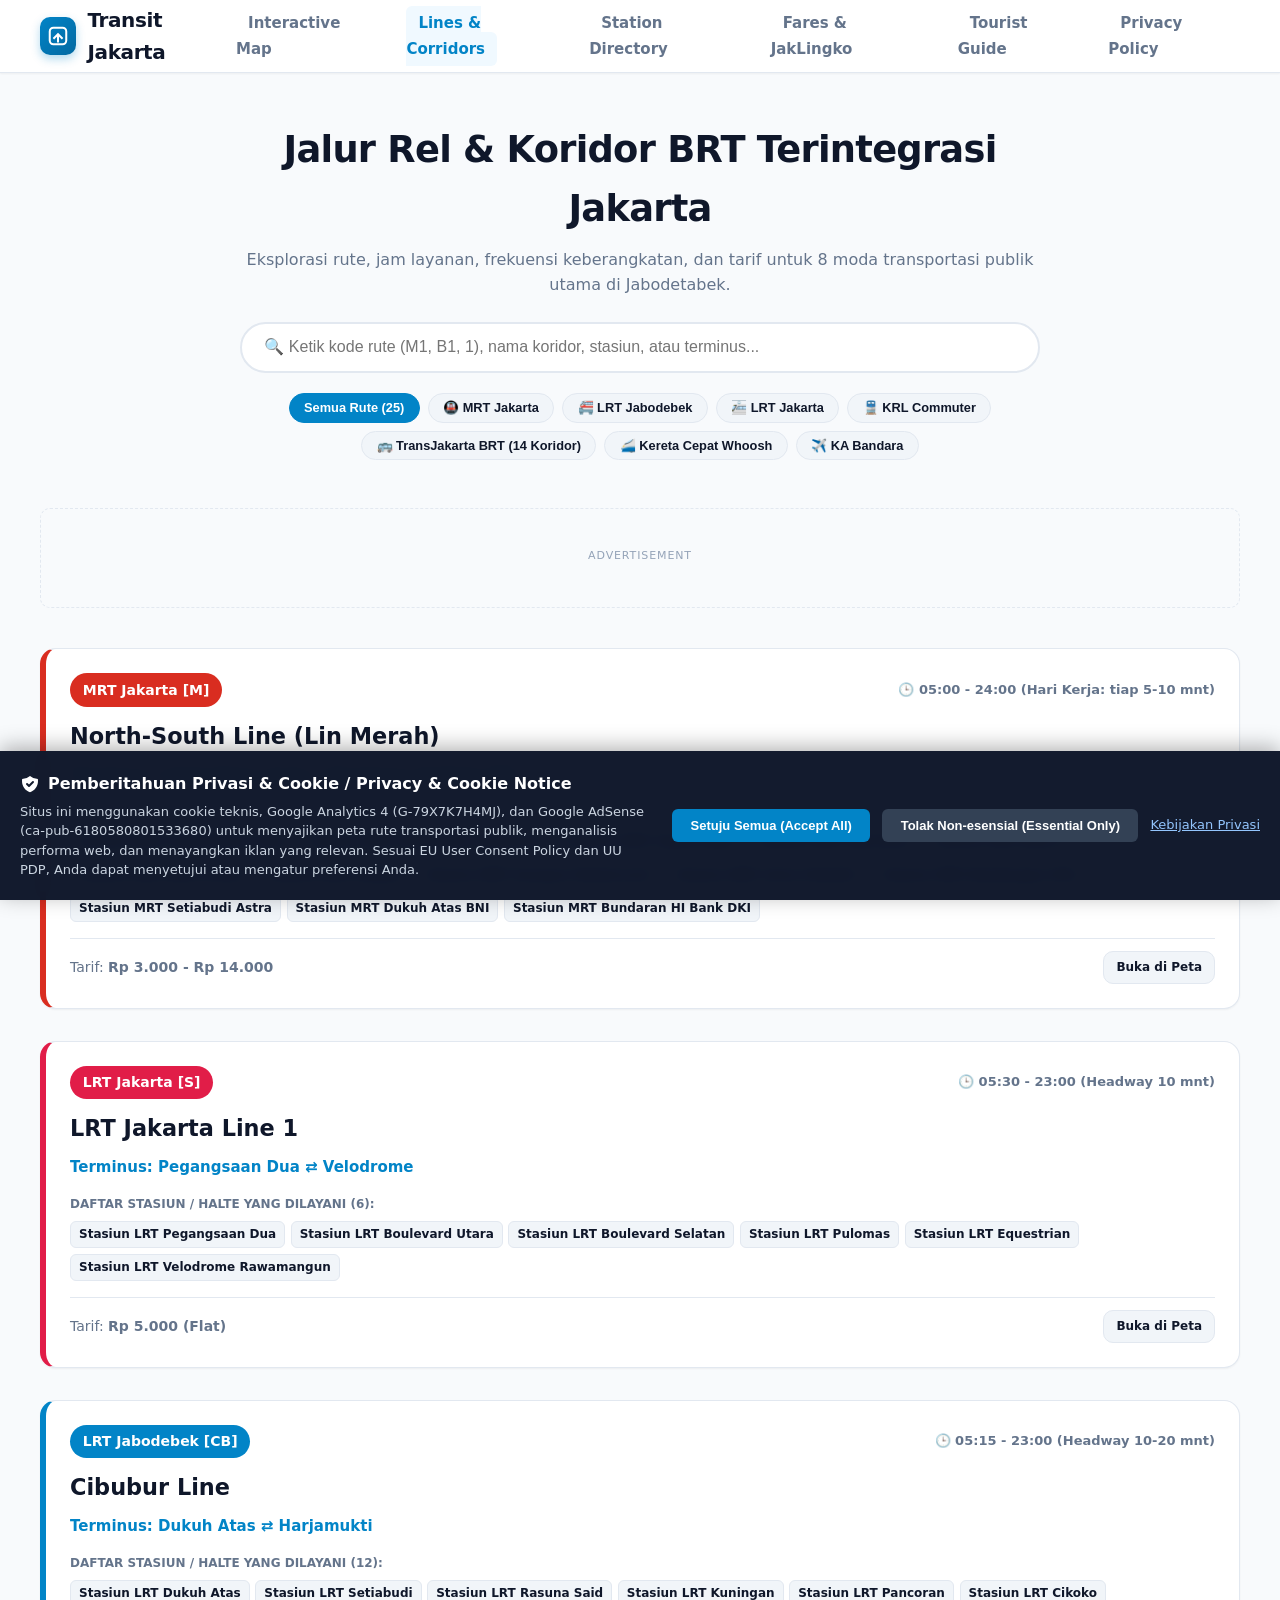
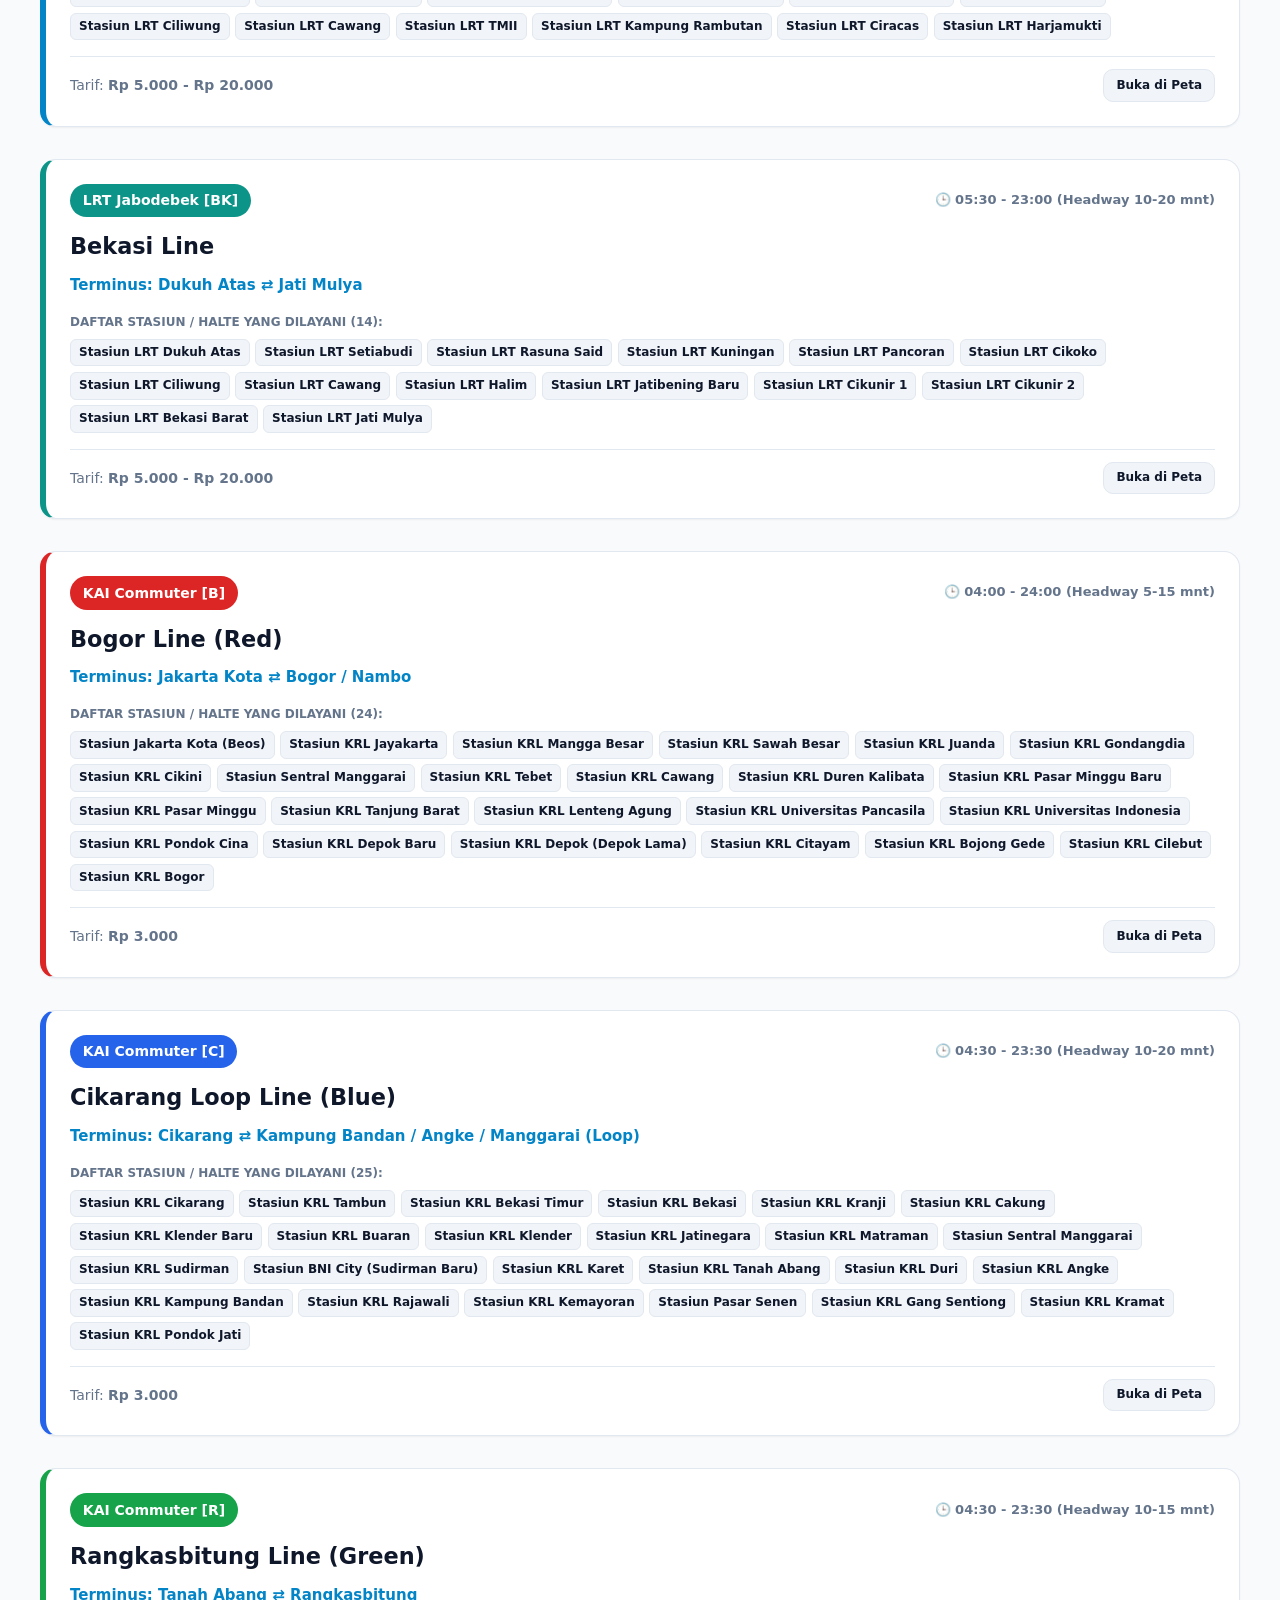
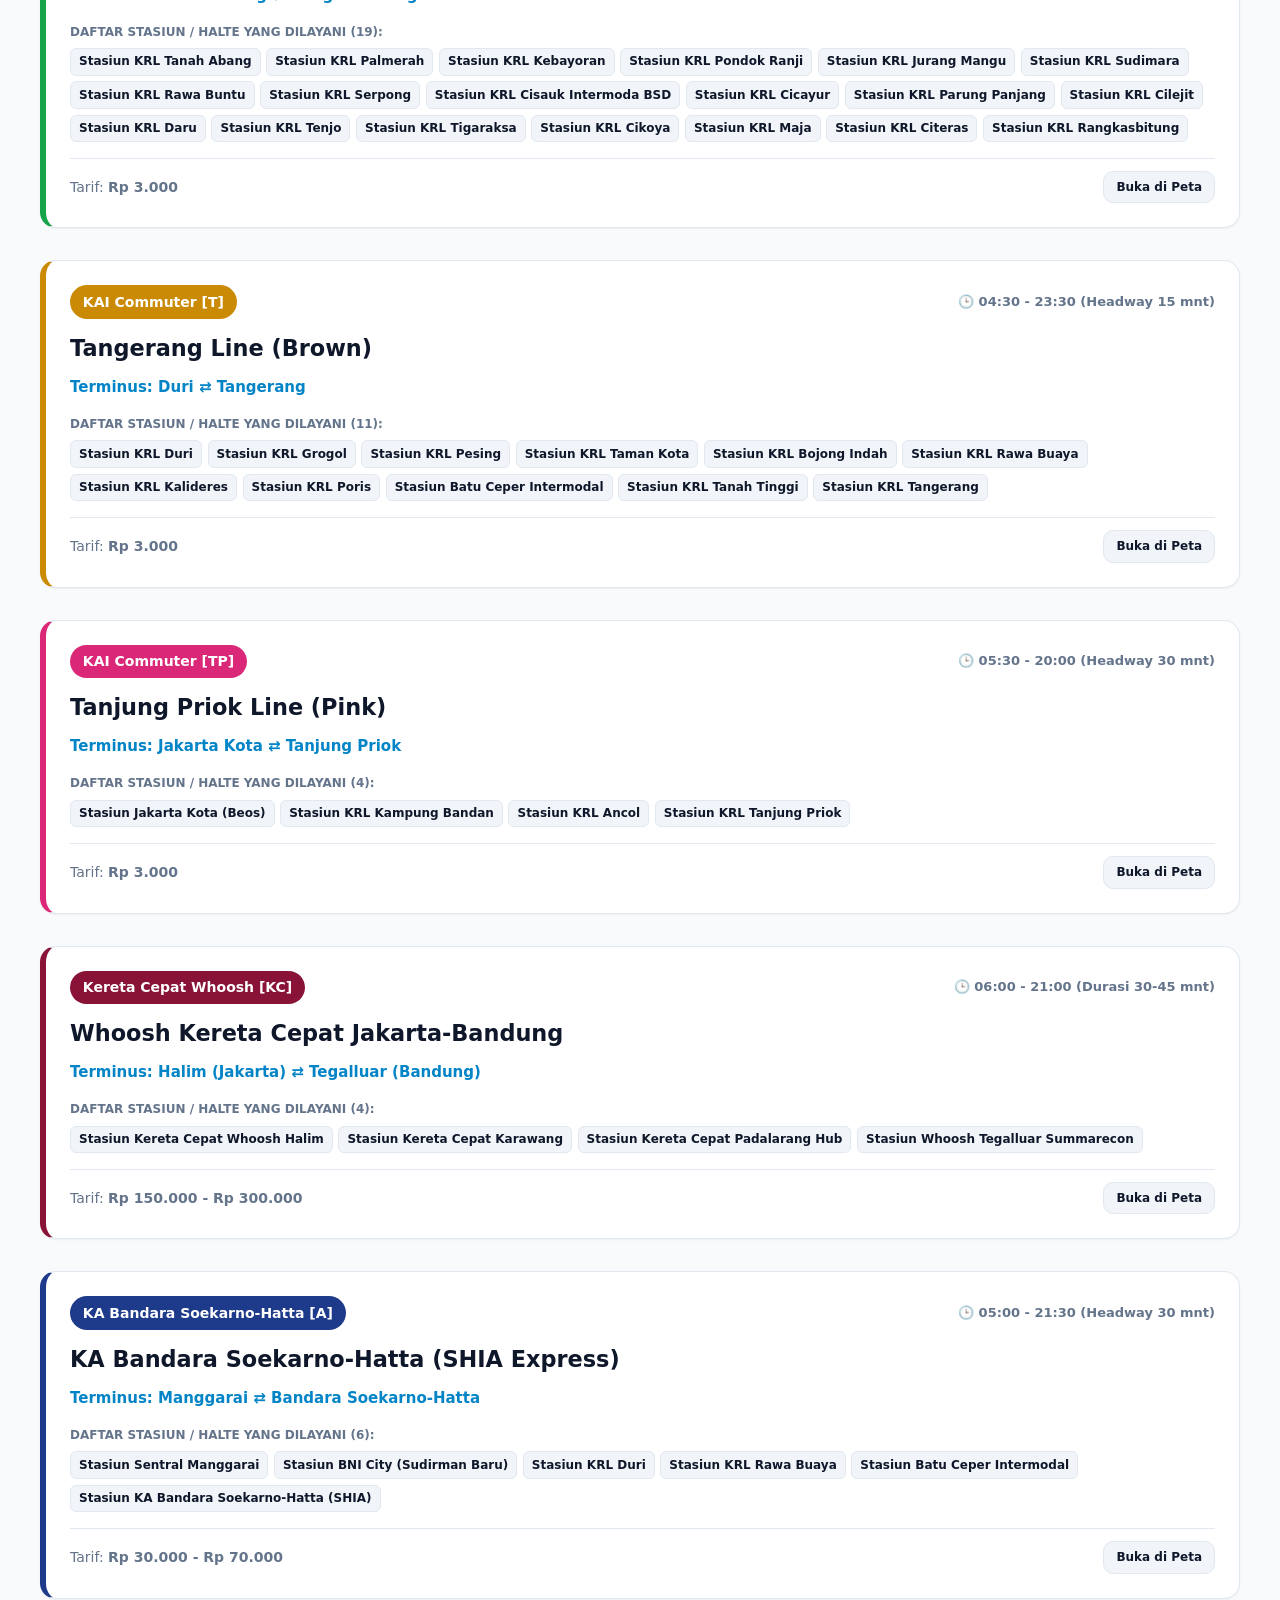
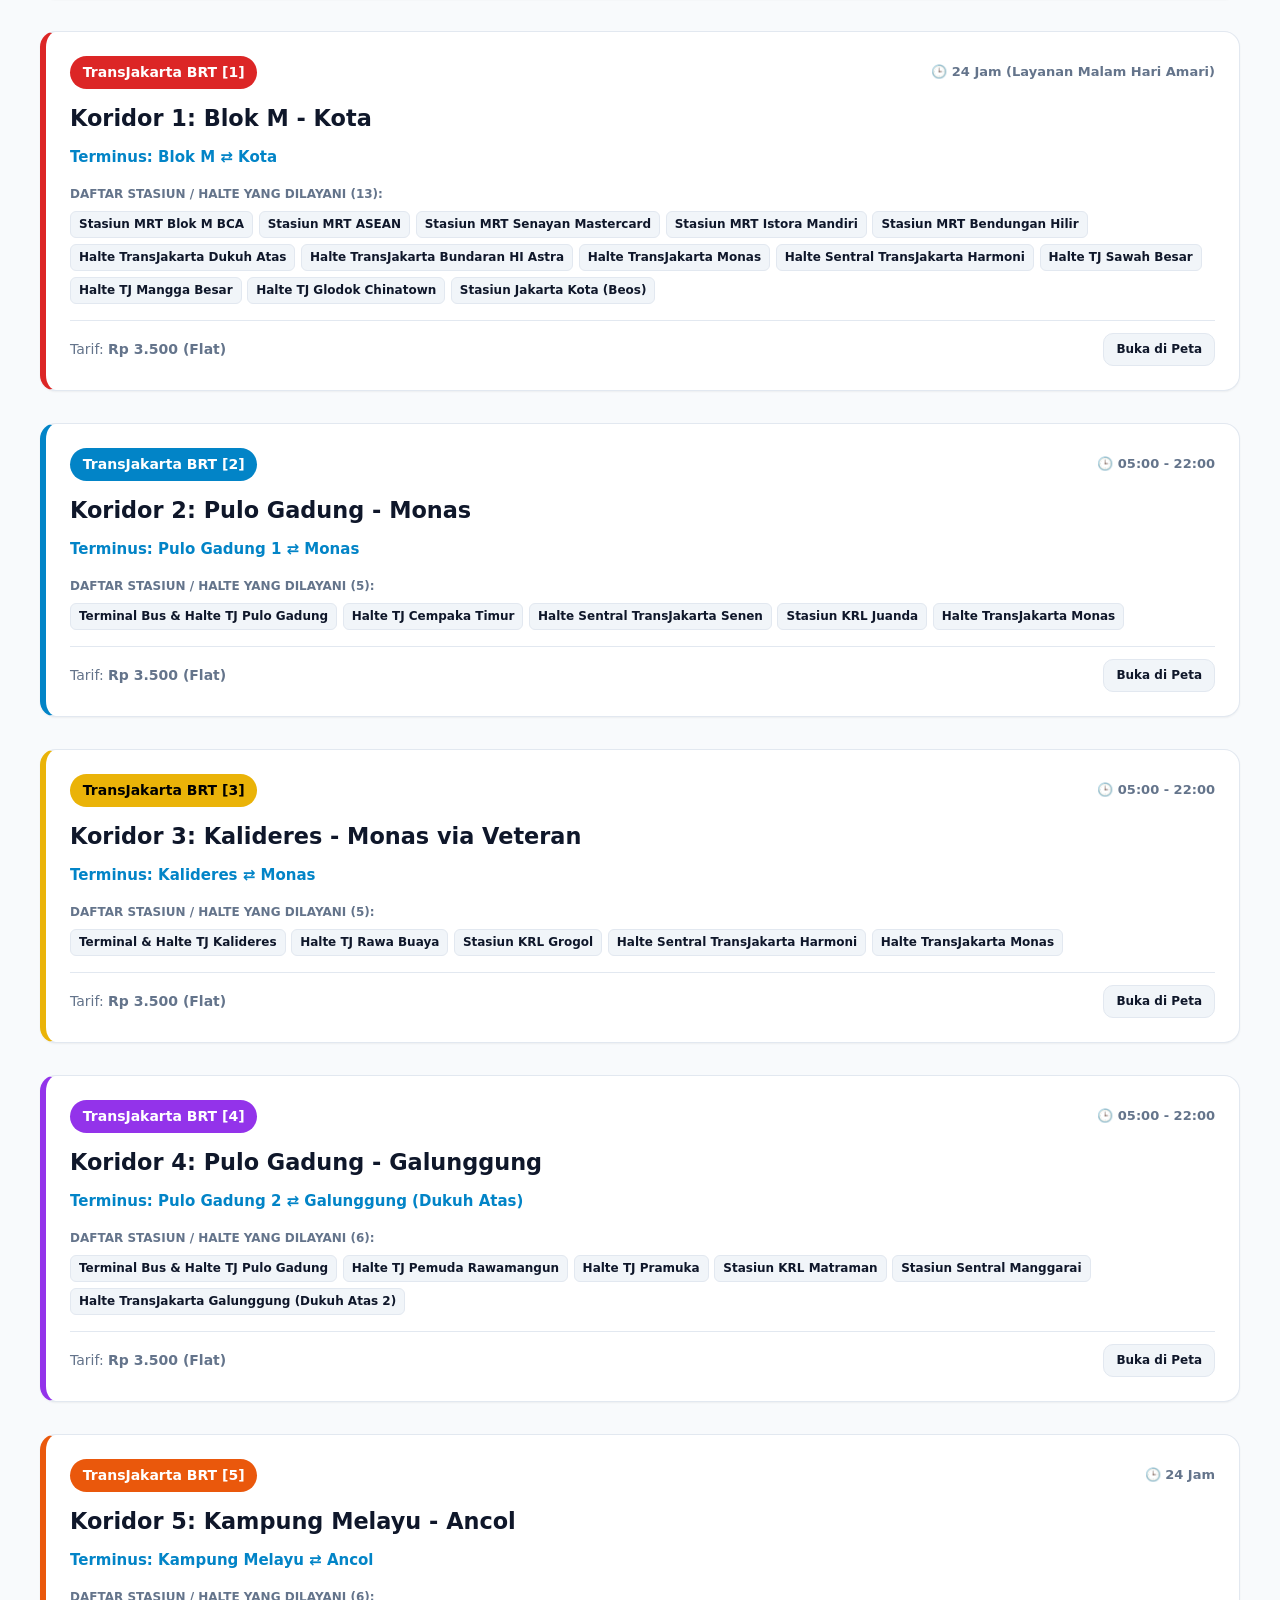
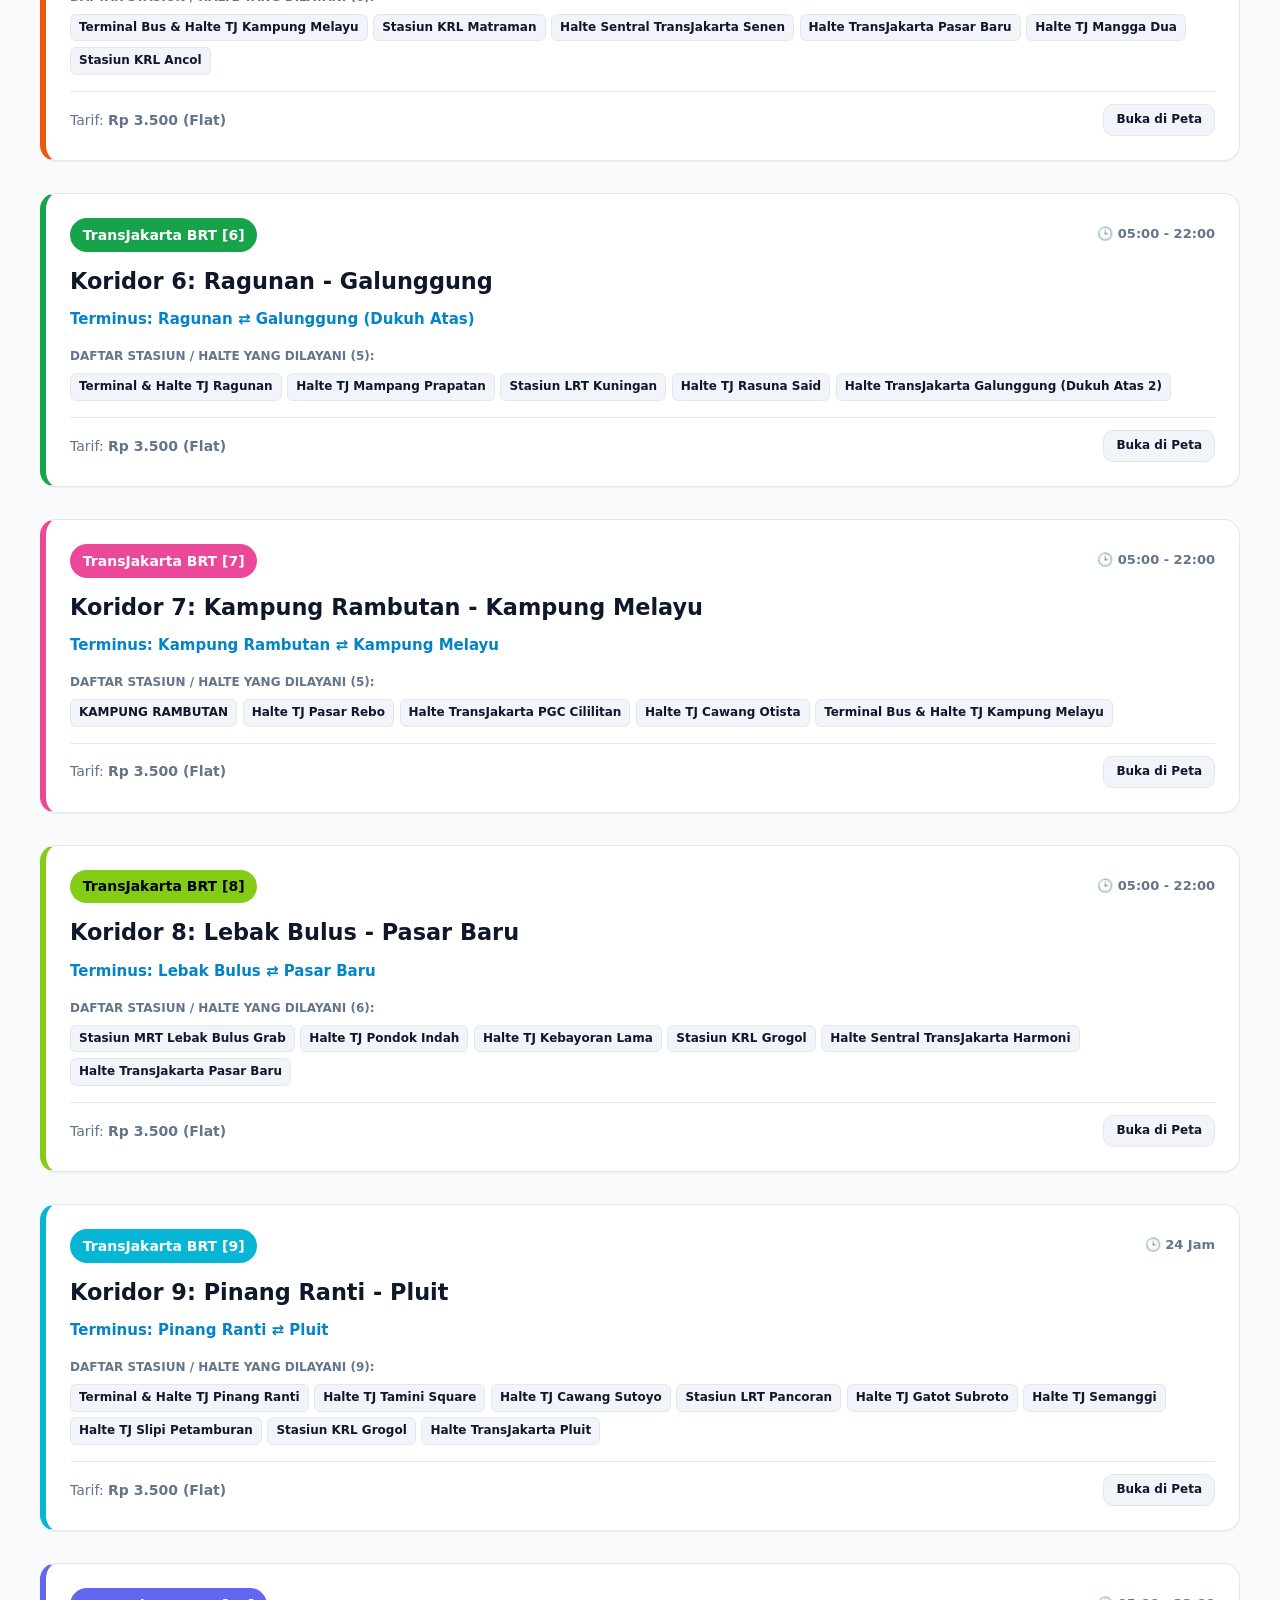
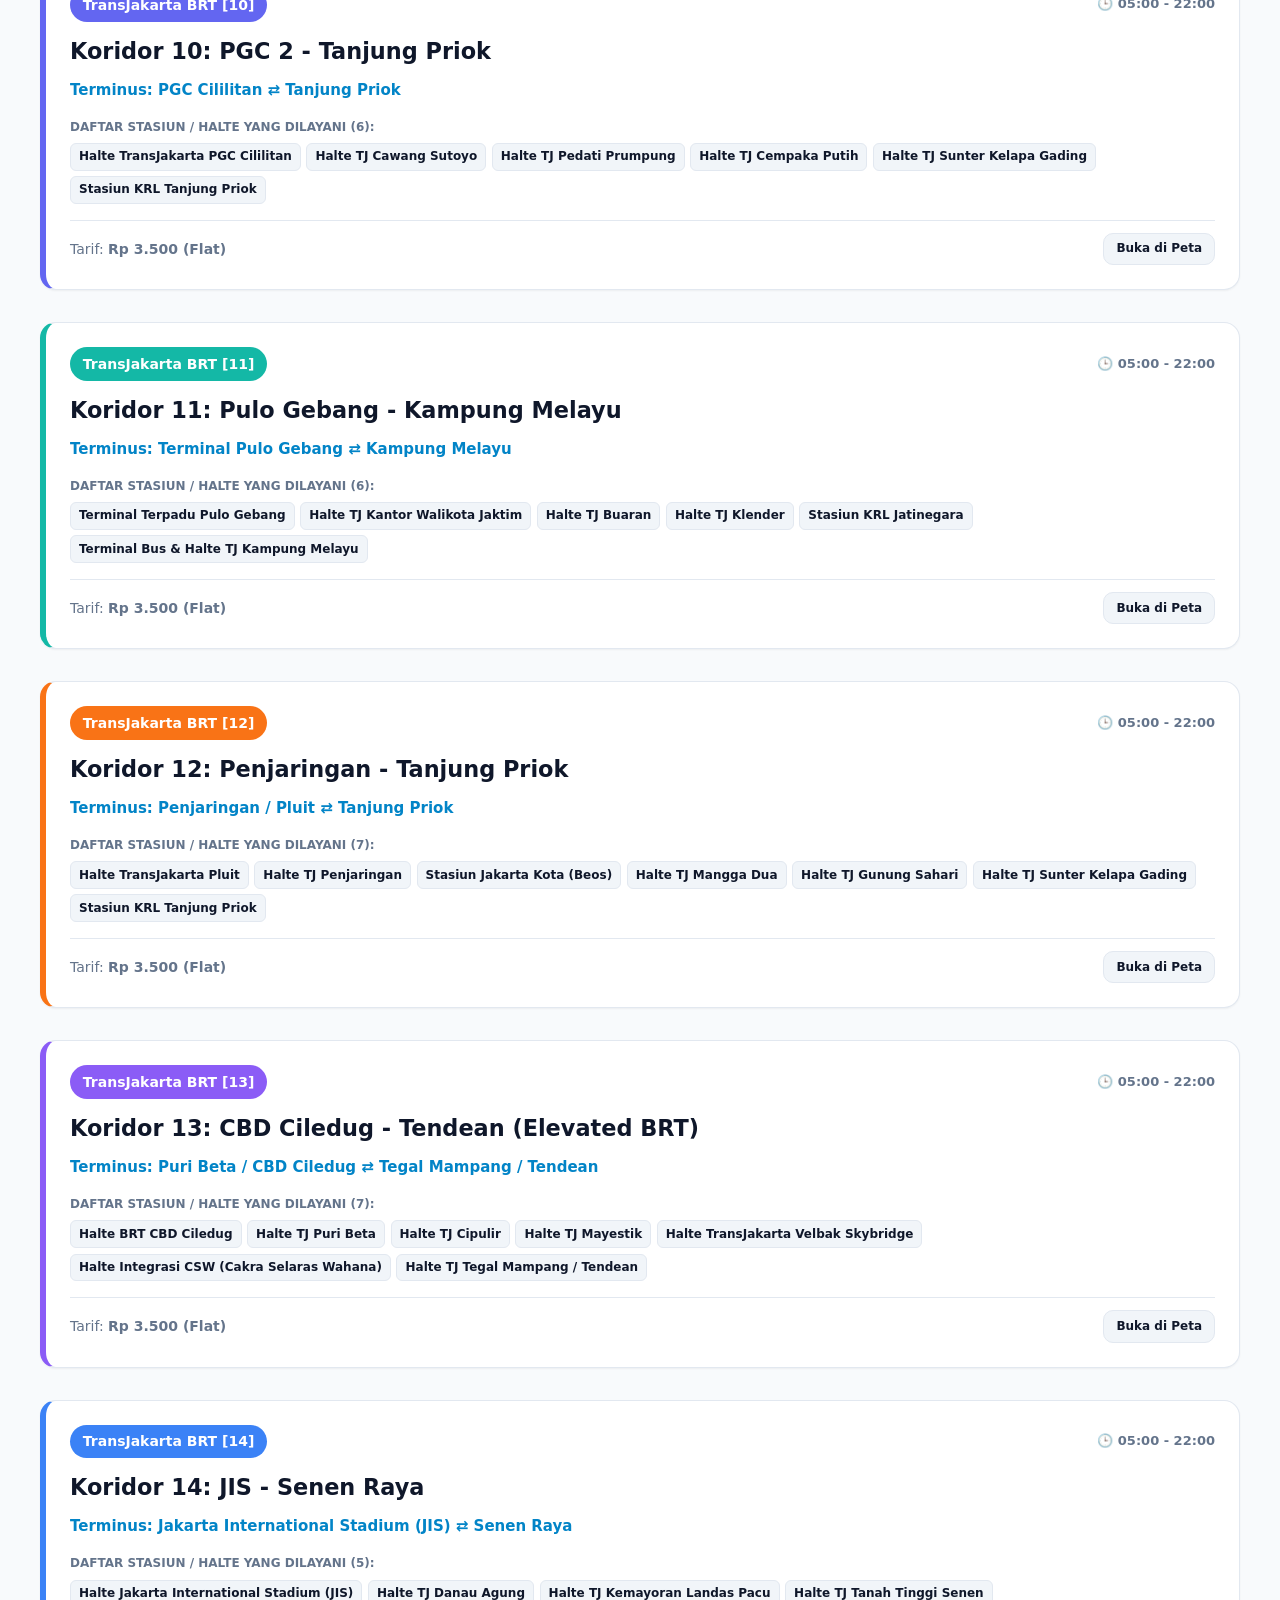
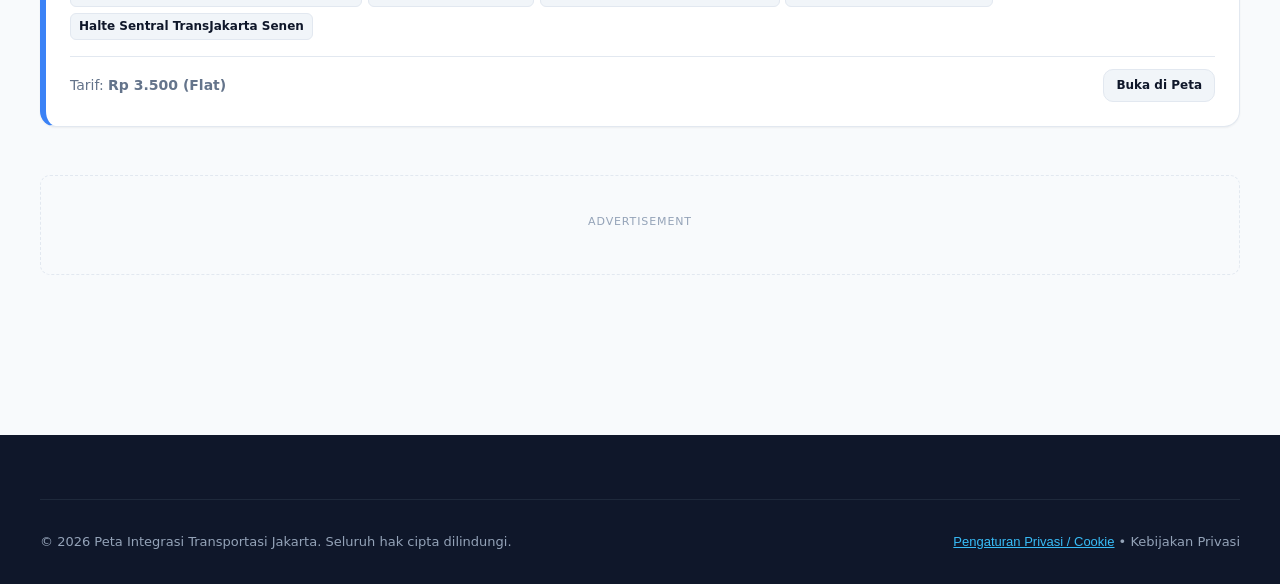
<file: lines.html>
<!DOCTYPE html>
<html lang="id" dir="ltr">
<head>
  <script src="assets/js/consent-bootstrap.js"></script>
  <meta charset="UTF-8">
  <meta name="viewport" content="width=device-width, initial-scale=1.0">
  <title>Daftar Jalur & Koridor Transportasi Jakarta - MRT, LRT, KRL, Whoosh, TransJakarta</title>
  
  <meta name="description" content="Informasi lengkap seluruh jalur transportasi publik Jabodetabek: MRT Jakarta, LRT Jabodebek, LRT Jakarta, KRL Commuter Line, Kereta Cepat Whoosh, KA Bandara SHIA, dan 14 Koridor Utama TransJakarta BRT beserta stasiun dan jam operasional.">
  <meta name="keywords" content="jalur MRT jakarta, rute LRT jabodebek, koridor transjakarta 1-14, rute KRL commuter line bogor bekasi cikarang, jadwal whoosh halim, stasiun KA bandara">
  <meta name="robots" content="index, follow">
  <link rel="canonical" href="https://rute.vijeron.com/lines">


  <!-- Google Funding Choices CMP -->
  <script async src="https://fundingchoicesmessages.google.com/i/pub-6180580801533680?ers=1"></script>
  <script>
    (function(){
      function signalGooglefcPresent(){
        if(!window.frames['googlefcPresent']){
          if(document.body){
            var iframe=document.createElement('iframe');
            iframe.style.cssText='width:0;height:0;border:none;';
            iframe.style.display='none';
            iframe.name='googlefcPresent';
            document.body.appendChild(iframe);
          } else {
            setTimeout(signalGooglefcPresent,0);
          }
        }
      }
      signalGooglefcPresent();
    })();
  </script>

  <!-- Google tag (gtag.js) GA4 -->
  <script async src="https://www.googletagmanager.com/gtag/js?id=G-79X7K7H4MJ"></script>
  <script>
    window.dataLayer = window.dataLayer || [];
    function gtag(){dataLayer.push(arguments);}
    gtag('js', new Date());
    gtag('config', 'G-79X7K7H4MJ');
  </script>

  <!-- Google AdSense -->
  <script async src="https://pagead2.googlesyndication.com/pagead/js/adsbygoogle.js?client=ca-pub-6180580801533680" crossorigin="anonymous"></script>

  <link rel="icon" type="image/png" href="https://vijeron.com/assets/vijeron-mark.png">
  <link rel="stylesheet" href="assets/css/main.css">
  <link rel="stylesheet" href="assets/css/rtl.css">
<script defer src="https://vijeron.com/assets/vijeron-ads.js"></script><script defer src="https://vijeron.com/assets/vijeron-share.js"></script>
  <script defer src="https://vijeron.com/assets/vijeron-brand.js"></script></head>
<body>

  <header class="site-header">
    <div class="container header-inner">
      <a href="index.html" class="logo-link">
        <div class="logo-badge">
          <svg width="22" height="22" fill="none" stroke="currentColor" stroke-width="2.2" viewBox="0 0 24 24" aria-hidden="true"><rect x="3" y="3" width="18" height="18" rx="4"/><path d="M7 15l5-5 5 5M12 10v9"/></svg>
        </div>
        <span>Transit Jakarta</span>
      </a>

      <nav aria-label="Navigasi Utama">
        <ul class="nav-menu">
          <li><a href="index.html#interactive-map-section" class="nav-link" data-i18n="navMap">Peta Interaktif</a></li>
          <li><a href="lines.html" class="nav-link active" data-i18n="navLines">Jalur & Koridor</a></li>
          <li><a href="stations.html" class="nav-link" data-i18n="navStations">Daftar Stasiun</a></li>
          <li><a href="fares.html" class="nav-link" data-i18n="navFares">Tarif & JakLingko</a></li>
          <li><a href="tourism.html" class="nav-link" data-i18n="navTourism">Panduan Wisata</a></li>
          <li><a href="privacy-policy.html" class="nav-link" data-i18n="navPrivacy">Kebijakan Privasi</a></li>
        </ul>
      </nav>
    </div>
  </header>

  <main class="container" style="padding: 3rem 1.25rem 4rem;">
    <div class="section-header" style="text-align: center; max-width: 800px; margin: 0 auto 3rem;">
      <h1 class="section-title" style="font-size: 2.3rem;">Jalur Rel & Koridor BRT Terintegrasi Jakarta</h1>
      <p class="section-desc">Eksplorasi rute, jam layanan, frekuensi keberangkatan, dan tarif untuk 8 moda transportasi publik utama di Jabodetabek.</p>
      <!-- Search & Filter Controls -->
      <div style="max-width: 960px; margin: 1.5rem auto 0;">
        <div style="margin-bottom: 1.25rem;">
          <label for="line-search-input" class="sr-only">Cari nama rute, kode, stasiun, atau halte</label>
          <input type="text" id="line-search-input" aria-label="Cari nama rute, kode, stasiun, atau halte" placeholder="🔍 Ketik kode rute (M1, B1, 1), nama koridor, stasiun, atau terminus..." style="width: 100%; padding: 0.9rem 1.4rem; border-radius: var(--radius-full); border: 2px solid var(--border); font-size: 1rem; outline: none; transition: border-color 0.2s;" />
        </div>

        <!-- System Filter Buttons -->
        <div style="display: flex; flex-wrap: wrap; gap: 0.5rem; justify-content: center;" id="line-system-filters">
          <button type="button" class="btn btn-secondary line-filter-btn active" data-system="all" style="font-size: 0.8rem; padding: 0.4rem 0.9rem; border-radius: 9999px;">Semua Rute (25)</button>
          <button type="button" class="btn btn-secondary line-filter-btn" data-system="mrt" style="font-size: 0.8rem; padding: 0.4rem 0.9rem; border-radius: 9999px;">🚇 MRT Jakarta</button>
          <button type="button" class="btn btn-secondary line-filter-btn" data-system="lrt_jdb" style="font-size: 0.8rem; padding: 0.4rem 0.9rem; border-radius: 9999px;">🚝 LRT Jabodebek</button>
          <button type="button" class="btn btn-secondary line-filter-btn" data-system="lrt_jkt" style="font-size: 0.8rem; padding: 0.4rem 0.9rem; border-radius: 9999px;">🚈 LRT Jakarta</button>
          <button type="button" class="btn btn-secondary line-filter-btn" data-system="krl" style="font-size: 0.8rem; padding: 0.4rem 0.9rem; border-radius: 9999px;">🚆 KRL Commuter</button>
          <button type="button" class="btn btn-secondary line-filter-btn" data-system="tj" style="font-size: 0.8rem; padding: 0.4rem 0.9rem; border-radius: 9999px;">🚌 TransJakarta BRT (14 Koridor)</button>
          <button type="button" class="btn btn-secondary line-filter-btn" data-system="whoosh" style="font-size: 0.8rem; padding: 0.4rem 0.9rem; border-radius: 9999px;">🚄 Kereta Cepat Whoosh</button>
          <button type="button" class="btn btn-secondary line-filter-btn" data-system="ka_bandara" style="font-size: 0.8rem; padding: 0.4rem 0.9rem; border-radius: 9999px;">✈️ KA Bandara</button>
        </div>
      </div>
    </div>

    <!-- AdSense Slot Top -->
    <div class="ad-slot-wrapper" style="margin-bottom: 2.5rem;">
      <span class="ad-label">Advertisement</span>
      <ins class="adsbygoogle"
           style="display:block"
           data-ad-client="ca-pub-6180580801533680"
           data-ad-format="auto"
           data-full-width-responsive="true"></ins>
    </div>

    <!-- Lines List Container Rendered Dynamically or Statically -->
    <div id="lines-directory-list" style="display: flex; flex-direction: column; gap: 2rem;"></div>

    <!-- AdSense Slot Bottom -->
    <div class="ad-slot-wrapper" style="margin-top: 3rem;">
      <span class="ad-label">Advertisement</span>
      <ins class="adsbygoogle"
           style="display:block"
           data-ad-client="ca-pub-6180580801533680"
           data-ad-format="auto"
           data-full-width-responsive="true"></ins>
    </div>
  </main>

  <footer class="site-footer">
    <div class="container">
      <div class="footer-bottom">
        <p>© 2026 Peta Integrasi Transportasi Jakarta. Seluruh hak cipta dilindungi.</p>
        <div>
          <button type="button" class="btn-privacy-settings">Pengaturan Privasi / Cookie</button> &bull;
          <a href="privacy-policy.html" style="color: #94a3b8;">Kebijakan Privasi</a>
        </div>
      </div>
    </div>
  </footer>

  <script src="assets/data/transit-data.js"></script>
  <script src="assets/js/i18n.js"></script>
  <script src="assets/js/cmp-adsense.js"></script>
  <script>
    document.addEventListener('DOMContentLoaded', () => {
      const container = document.getElementById('lines-directory-list');
      const searchInput = document.getElementById('line-search-input');
      const filterBtns = document.querySelectorAll('.line-filter-btn');
      if (!container || !window.TRANSIT_DATA) return;

      const lines = window.TRANSIT_DATA.lines;
      let currentSystem = 'all';
      let currentQuery = '';

      function escapeHTML(str) {
        if (!str) return '';
        const p = document.createElement('p');
        p.textContent = str;
        return p.innerHTML;
      }

      function render(items) {
        if (items.length === 0) {
          container.innerHTML = `<div style="text-align: center; padding: 3rem; color: var(--text-muted); font-size: 1.1rem;">Tidak ada jalur/koridor yang cocok dengan kriteria filter atau pencarian Anda.</div>`;
          return;
        }

        container.innerHTML = items.map(line => {
          const system = window.TRANSIT_DATA.systems.find(s => s.id === line.system);
          return `
            <article class="hub-card" style="border-left: 6px solid ${line.color};">
              <div style="display: flex; justify-content: space-between; align-items: center; flex-wrap: wrap; gap: 0.5rem; margin-bottom: 0.75rem;">
                <span class="mode-badge" style="background: ${line.color}; color: ${line.textColor || '#ffffff'}; font-weight: 800; font-size: 0.875rem; padding: 0.35rem 0.8rem;">
                  ${escapeHTML(system ? system.name : line.system.toUpperCase())} [${escapeHTML(line.code)}]
                </span>
                <span style="font-size: 0.813rem; font-weight: 700; color: var(--text-muted);">
                  🕒 ${escapeHTML(line.operatingHours || '05:00 - 22:00')}
                </span>
              </div>

              <h2 style="font-size: 1.4rem; font-weight: 800; margin-bottom: 0.5rem; color: #0f172a;">${escapeHTML(line.name)}</h2>
              <div style="font-size: 0.938rem; font-weight: 700; color: var(--primary); margin-bottom: 1rem;">
                Terminus: ${escapeHTML(line.from)} ⇄ ${escapeHTML(line.to)}
              </div>

              <div style="margin-bottom: 1rem;">
                <div style="font-size: 0.75rem; font-weight: 700; text-transform: uppercase; color: var(--text-muted); margin-bottom: 0.4rem;">Daftar Stasiun / Halte yang Dilayani (${line.stations.length}):</div>
                <div style="display: flex; flex-wrap: wrap; gap: 0.35rem;">
                  ${line.stations.map(stId => {
                    const st = window.TRANSIT_DATA.stations.find(s => s.id === stId);
                    const name = st ? st.name : stId.replace(/_/g, ' ').toUpperCase();
                    return `<a href="index.html?origin=${encodeURIComponent(stId)}" class="transfer-tag" style="background: #f1f5f9; font-weight: 600; text-decoration: none; color: inherit;" title="Lihat di Peta: ${escapeHTML(name)}">${escapeHTML(name)}</a>`;
                  }).join('')}
                </div>
              </div>

              <div style="display: flex; justify-content: space-between; align-items: center; border-top: 1px solid var(--border); padding-top: 0.75rem; font-size: 0.875rem; flex-wrap: wrap; gap: 0.5rem;">
                <span style="color: var(--text-muted);">Tarif: <strong>${line.flatFare ? 'Rp ' + line.flatFare.toLocaleString('id-ID') + ' (Flat)' : 'Rp ' + (line.baseFare || 3000).toLocaleString('id-ID') + (line.maxFare ? ' - Rp ' + line.maxFare.toLocaleString('id-ID') : '')}</strong></span>
                <a href="index.html" class="btn btn-secondary" style="font-size: 0.75rem; padding: 0.35rem 0.75rem;">Buka di Peta</a>
              </div>
            </article>
          `;
        }).join('');
      }

      function applyFilter() {
        const filtered = lines.filter(l => {
          const matchSystem = (currentSystem === 'all') || (l.system === currentSystem);
          const matchQuery = !currentQuery ||
            l.name.toLowerCase().includes(currentQuery) ||
            l.code.toLowerCase().includes(currentQuery) ||
            l.from.toLowerCase().includes(currentQuery) ||
            l.to.toLowerCase().includes(currentQuery) ||
            (l.stations && l.stations.some(s => s.toLowerCase().includes(currentQuery)));
          return matchSystem && matchQuery;
        });
        render(filtered);
      }

      render(lines);

      searchInput.addEventListener('input', (e) => {
        currentQuery = e.target.value.toLowerCase().trim();
        applyFilter();
      });

      filterBtns.forEach(btn => {
        btn.addEventListener('click', () => {
          filterBtns.forEach(b => b.classList.remove('active'));
          btn.classList.add('active');
          currentSystem = btn.getAttribute('data-system');
          applyFilter();
        });
      });
    });
  </script>
</body>
</html>
</file>
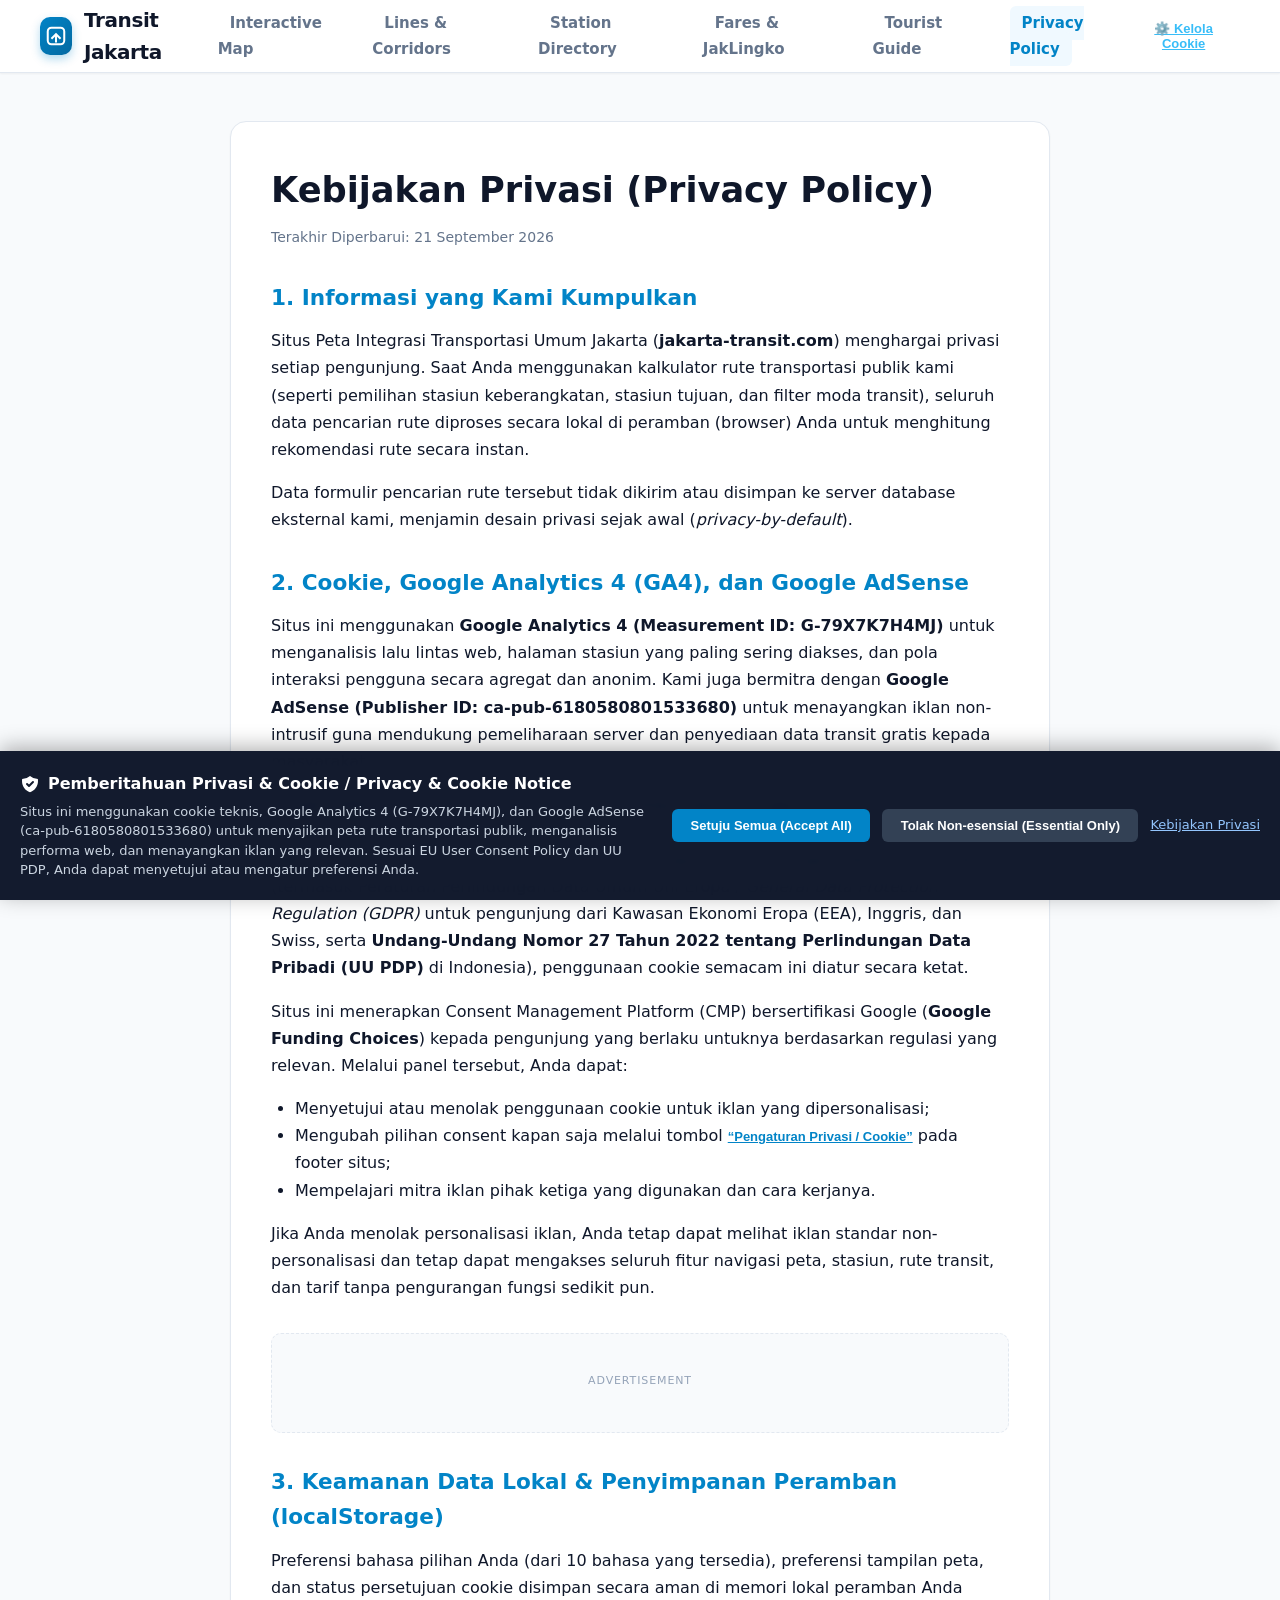
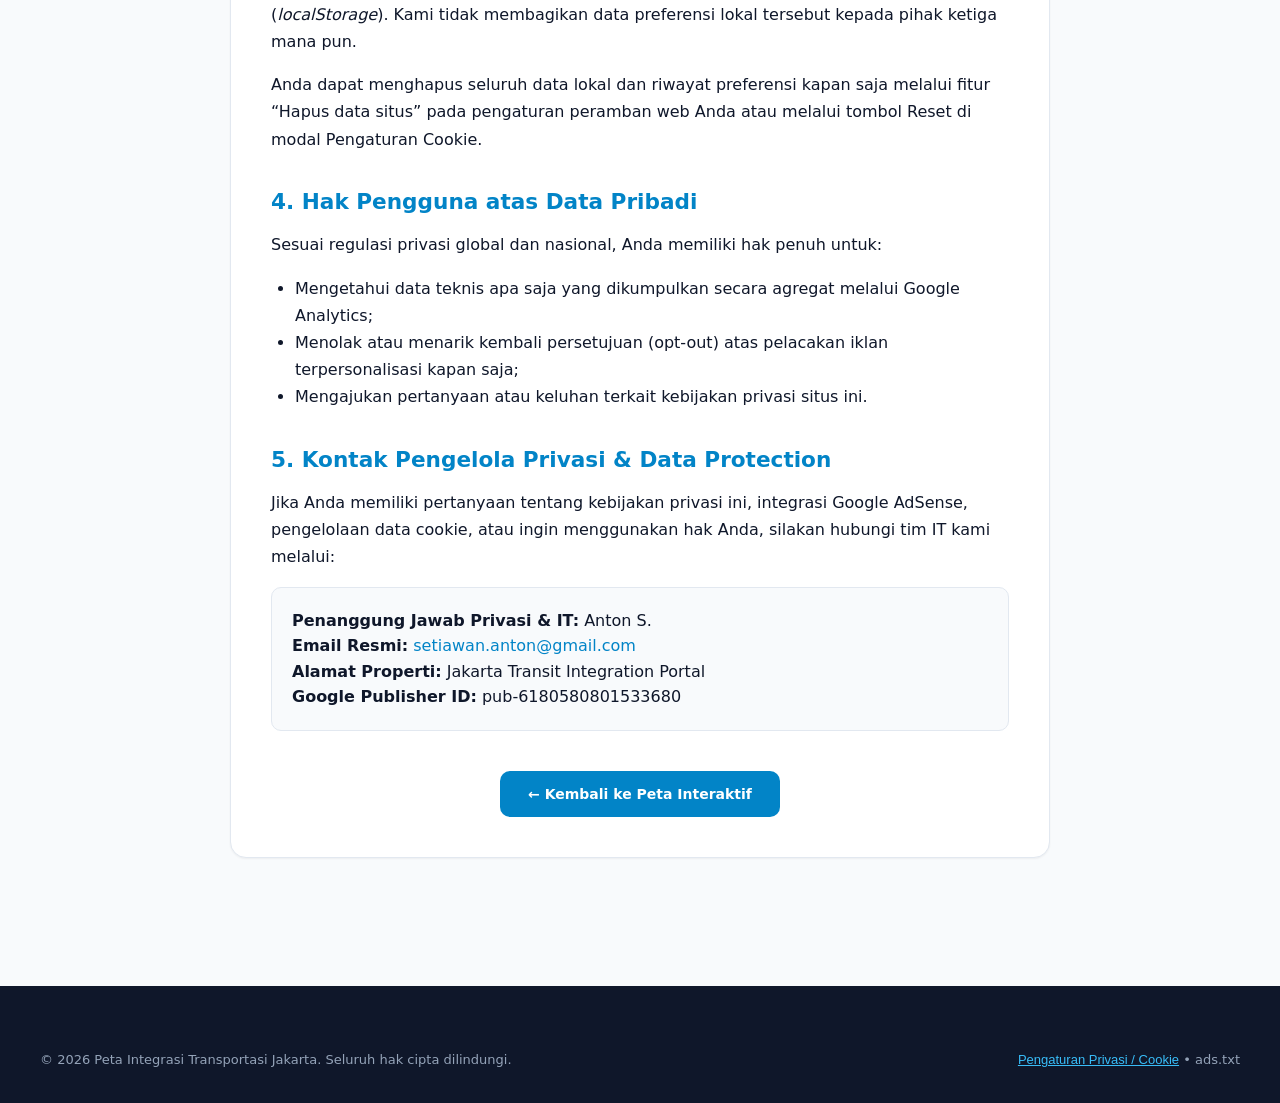
<file: privacy-policy.html>
<!DOCTYPE html>
<html lang="id" dir="ltr">
<head>
  <script src="assets/js/consent-bootstrap.js"></script>
  <meta charset="UTF-8">
  <meta name="viewport" content="width=device-width, initial-scale=1.0">
  <title>Kebijakan Privasi (Privacy Policy) - Peta Integrasi Transportasi Umum Jakarta</title>
  
  <meta name="description" content="Kebijakan privasi resmi situs Peta Integrasi Transportasi Jakarta. Keterbukaan penggunaan cookie Google AdSense, Google Analytics 4 (GA4), Consent Management Platform (CMP), dan hak pengguna berdasarkan GDPR & UU PDP.">
  <meta name="robots" content="index, follow">
  <link rel="canonical" href="https://rute.vijeron.com/privacy-policy">


  <!-- Google Funding Choices CMP -->
  <script async src="https://fundingchoicesmessages.google.com/i/pub-6180580801533680?ers=1"></script>
  <script>
    (function(){
      function signalGooglefcPresent(){
        if(!window.frames['googlefcPresent']){
          if(document.body){
            var iframe=document.createElement('iframe');
            iframe.style.cssText='width:0;height:0;border:none;';
            iframe.style.display='none';
            iframe.name='googlefcPresent';
            document.body.appendChild(iframe);
          } else {
            setTimeout(signalGooglefcPresent,0);
          }
        }
      }
      signalGooglefcPresent();
    })();
  </script>

  <!-- Google tag (gtag.js) GA4 -->
  <script async src="https://www.googletagmanager.com/gtag/js?id=G-79X7K7H4MJ"></script>
  <script>
    window.dataLayer = window.dataLayer || [];
    function gtag(){dataLayer.push(arguments);}
    gtag('js', new Date());
    gtag('config', 'G-79X7K7H4MJ');
  </script>



  <link rel="icon" type="image/png" href="https://vijeron.com/assets/vijeron-mark.png">
  <link rel="stylesheet" href="assets/css/main.css">
  <link rel="stylesheet" href="assets/css/rtl.css">
<script defer src="https://vijeron.com/assets/vijeron-share.js"></script>
  <script defer src="https://vijeron.com/assets/vijeron-brand.js"></script></head>
<body>

  <header class="site-header">
    <div class="container header-inner">
      <a href="index.html" class="logo-link">
        <div class="logo-badge">
          <svg width="22" height="22" fill="none" stroke="currentColor" stroke-width="2.2" viewBox="0 0 24 24" aria-hidden="true"><rect x="3" y="3" width="18" height="18" rx="4"/><path d="M7 15l5-5 5 5M12 10v9"/></svg>
        </div>
        <span>Transit Jakarta</span>
      </a>

      <nav aria-label="Navigasi Utama">
        <ul class="nav-menu">
          <li><a href="index.html#interactive-map-section" class="nav-link" data-i18n="navMap">Peta Interaktif</a></li>
          <li><a href="lines.html" class="nav-link" data-i18n="navLines">Jalur & Koridor</a></li>
          <li><a href="stations.html" class="nav-link" data-i18n="navStations">Daftar Stasiun</a></li>
          <li><a href="fares.html" class="nav-link" data-i18n="navFares">Tarif & JakLingko</a></li>
          <li><a href="tourism.html" class="nav-link" data-i18n="navTourism">Panduan Wisata</a></li>
          <li><a href="privacy-policy.html" class="nav-link active" data-i18n="navPrivacy">Kebijakan Privasi</a></li>
        </ul>
      </nav>

      <div style="display: flex; align-items: center; gap: 0.75rem;">
        <button class="btn btn-secondary btn-privacy-settings" style="font-size: 0.813rem; padding: 0.45rem 0.85rem;">
          ⚙️ Kelola Cookie
        </button>
      </div>
    </div>
  </header>

  <main class="container" style="padding-top: 3rem; padding-bottom: 4rem; max-width: 860px;">
    <article style="background: white; padding: 2.5rem; border-radius: var(--radius-lg); border: 1px solid var(--border); box-shadow: var(--shadow-sm);">
      <h1 style="font-size: 2.2rem; font-weight: 900; margin-bottom: 0.5rem; color: #0f172a;">Kebijakan Privasi (Privacy Policy)</h1>
      <p style="color: var(--text-muted); font-size: 0.875rem; margin-bottom: 2rem;">Terakhir Diperbarui: 21 September 2026</p>

      <section style="margin-bottom: 2rem;">
        <h2 style="font-size: 1.35rem; font-weight: 800; margin-bottom: 0.75rem; color: var(--primary);">1. Informasi yang Kami Kumpulkan</h2>
        <p style="line-height: 1.7; margin-bottom: 1rem;">
          Situs Peta Integrasi Transportasi Umum Jakarta (<strong>jakarta-transit.com</strong>) menghargai privasi setiap pengunjung. Saat Anda menggunakan kalkulator rute transportasi publik kami (seperti pemilihan stasiun keberangkatan, stasiun tujuan, dan filter moda transit), seluruh data pencarian rute diproses secara lokal di peramban (browser) Anda untuk menghitung rekomendasi rute secara instan.
        </p>
        <p style="line-height: 1.7;">
          Data formulir pencarian rute tersebut tidak dikirim atau disimpan ke server database eksternal kami, menjamin desain privasi sejak awal (<em>privacy-by-default</em>).
        </p>
      </section>

      <section style="margin-bottom: 2rem;">
        <h2 style="font-size: 1.35rem; font-weight: 800; margin-bottom: 0.75rem; color: var(--primary);">2. Cookie, Google Analytics 4 (GA4), dan Google AdSense</h2>
        <p style="line-height: 1.7; margin-bottom: 1rem;">
          Situs ini menggunakan <strong>Google Analytics 4 (Measurement ID: G-79X7K7H4MJ)</strong> untuk menganalisis lalu lintas web, halaman stasiun yang paling sering diakses, dan pola interaksi pengguna secara agregat dan anonim. Kami juga bermitra dengan <strong>Google AdSense (Publisher ID: ca-pub-6180580801533680)</strong> untuk menayangkan iklan non-intrusif guna mendukung pemeliharaan server dan penyediaan data transit gratis kepada masyarakat.
        </p>
        <p style="line-height: 1.7; margin-bottom: 1rem;">
          Google AdSense dan mitra periklanan pihak ketiga dapat menggunakan cookie dan pengenal perangkat (device identifiers) untuk menayangkan iklan, termasuk iklan yang dipersonalisasi berdasarkan minat Anda. Sesuai regulasi perlindungan data yang berlaku (termasuk Peraturan Perlindungan Data Umum Uni Eropa / <em>General Data Protection Regulation (GDPR)</em> untuk pengunjung dari Kawasan Ekonomi Eropa (EEA), Inggris, dan Swiss, serta <strong>Undang-Undang Nomor 27 Tahun 2022 tentang Perlindungan Data Pribadi (UU PDP)</strong> di Indonesia), penggunaan cookie semacam ini diatur secara ketat.
        </p>
        <p style="line-height: 1.7; margin-bottom: 1rem;">
          Situs ini menerapkan Consent Management Platform (CMP) bersertifikasi Google (<strong>Google Funding Choices</strong>) kepada pengunjung yang berlaku untuknya berdasarkan regulasi yang relevan. Melalui panel tersebut, Anda dapat:
        </p>
        <ul style="margin-left: 1.5rem; line-height: 1.7; margin-bottom: 1rem;">
          <li>Menyetujui atau menolak penggunaan cookie untuk iklan yang dipersonalisasi;</li>
          <li>Mengubah pilihan consent kapan saja melalui tombol <button class="btn-privacy-settings" style="padding: 0; font-weight: 700; color: var(--primary);">“Pengaturan Privasi / Cookie”</button> pada footer situs;</li>
          <li>Mempelajari mitra iklan pihak ketiga yang digunakan dan cara kerjanya.</li>
        </ul>
        <p style="line-height: 1.7;">
          Jika Anda menolak personalisasi iklan, Anda tetap dapat melihat iklan standar non-personalisasi dan tetap dapat mengakses seluruh fitur navigasi peta, stasiun, rute transit, dan tarif tanpa pengurangan fungsi sedikit pun.
        </p>
      </section>

      <!-- AdSense Unit in Privacy Page -->
      <div class="ad-slot-wrapper">
        <span class="ad-label">Advertisement</span>
        <ins class="adsbygoogle"
             style="display:block"
             data-ad-client="ca-pub-6180580801533680"
             data-ad-format="auto"
             data-full-width-responsive="true"></ins>
      </div>

      <section style="margin-bottom: 2rem;">
        <h2 style="font-size: 1.35rem; font-weight: 800; margin-bottom: 0.75rem; color: var(--primary);">3. Keamanan Data Lokal & Penyimpanan Peramban (localStorage)</h2>
        <p style="line-height: 1.7; margin-bottom: 1rem;">
          Preferensi bahasa pilihan Anda (dari 10 bahasa yang tersedia), preferensi tampilan peta, dan status persetujuan cookie disimpan secara aman di memori lokal peramban Anda (<em>localStorage</em>). Kami tidak membagikan data preferensi lokal tersebut kepada pihak ketiga mana pun.
        </p>
        <p style="line-height: 1.7;">
          Anda dapat menghapus seluruh data lokal dan riwayat preferensi kapan saja melalui fitur “Hapus data situs” pada pengaturan peramban web Anda atau melalui tombol Reset di modal Pengaturan Cookie.
        </p>
      </section>

      <section style="margin-bottom: 2rem;">
        <h2 style="font-size: 1.35rem; font-weight: 800; margin-bottom: 0.75rem; color: var(--primary);">4. Hak Pengguna atas Data Pribadi</h2>
        <p style="line-height: 1.7; margin-bottom: 1rem;">
          Sesuai regulasi privasi global dan nasional, Anda memiliki hak penuh untuk:
        </p>
        <ul style="margin-left: 1.5rem; line-height: 1.7;">
          <li>Mengetahui data teknis apa saja yang dikumpulkan secara agregat melalui Google Analytics;</li>
          <li>Menolak atau menarik kembali persetujuan (opt-out) atas pelacakan iklan terpersonalisasi kapan saja;</li>
          <li>Mengajukan pertanyaan atau keluhan terkait kebijakan privasi situs ini.</li>
        </ul>
      </section>

      <section style="margin-bottom: 2rem;">
        <h2 style="font-size: 1.35rem; font-weight: 800; margin-bottom: 0.75rem; color: var(--primary);">5. Kontak Pengelola Privasi & Data Protection</h2>
        <p style="line-height: 1.7; margin-bottom: 1rem;">
          Jika Anda memiliki pertanyaan tentang kebijakan privasi ini, integrasi Google AdSense, pengelolaan data cookie, atau ingin menggunakan hak Anda, silakan hubungi tim IT kami melalui:
        </p>
        <div style="background: #f8fafc; border: 1px solid var(--border); padding: 1.25rem; border-radius: var(--radius-md);">
          <strong>Penanggung Jawab Privasi & IT:</strong> Anton S.<br>
          <strong>Email Resmi:</strong> <a href="mailto:setiawan.anton@gmail.com">setiawan.anton@gmail.com</a><br>
          <strong>Alamat Properti:</strong> Jakarta Transit Integration Portal<br>
          <strong>Google Publisher ID:</strong> pub-6180580801533680
        </div>
      </section>

      <div style="text-align: center; margin-top: 2.5rem;">
        <a href="index.html" class="btn btn-primary" style="padding: 0.75rem 1.75rem;">← Kembali ke Peta Interaktif</a>
      </div>
    </article>
  </main>

  <footer class="site-footer">
    <div class="container">
      <div class="footer-bottom" style="border-top: none; padding-top: 0;">
        <p>© 2026 Peta Integrasi Transportasi Jakarta. Seluruh hak cipta dilindungi.</p>
        <div>
          <button type="button" class="btn-privacy-settings">Pengaturan Privasi / Cookie</button> &bull;
          <a href="ads.txt" style="color: #94a3b8;">ads.txt</a>
        </div>
      </div>
    </div>
  </footer>

  <script src="assets/js/i18n.js"></script>
  <script src="assets/js/cmp-adsense.js"></script>
</body>
</html>
</file>
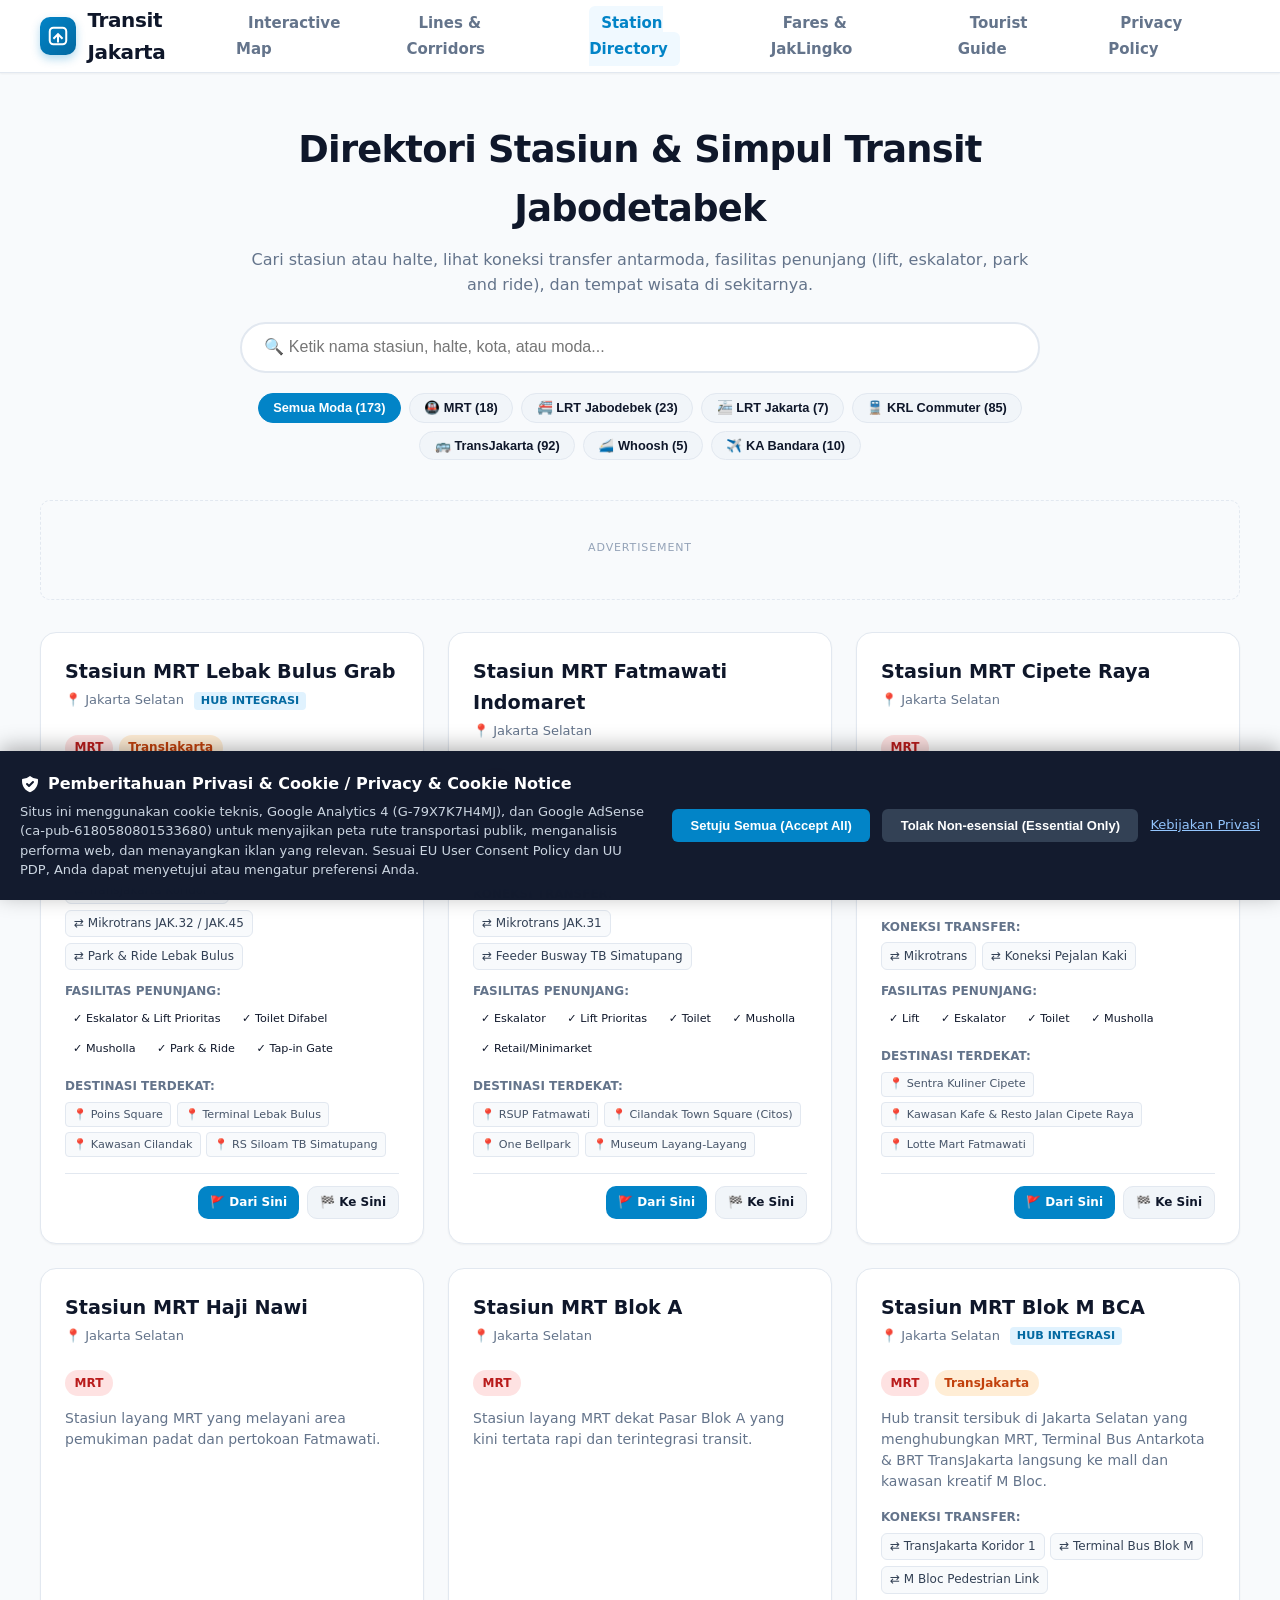
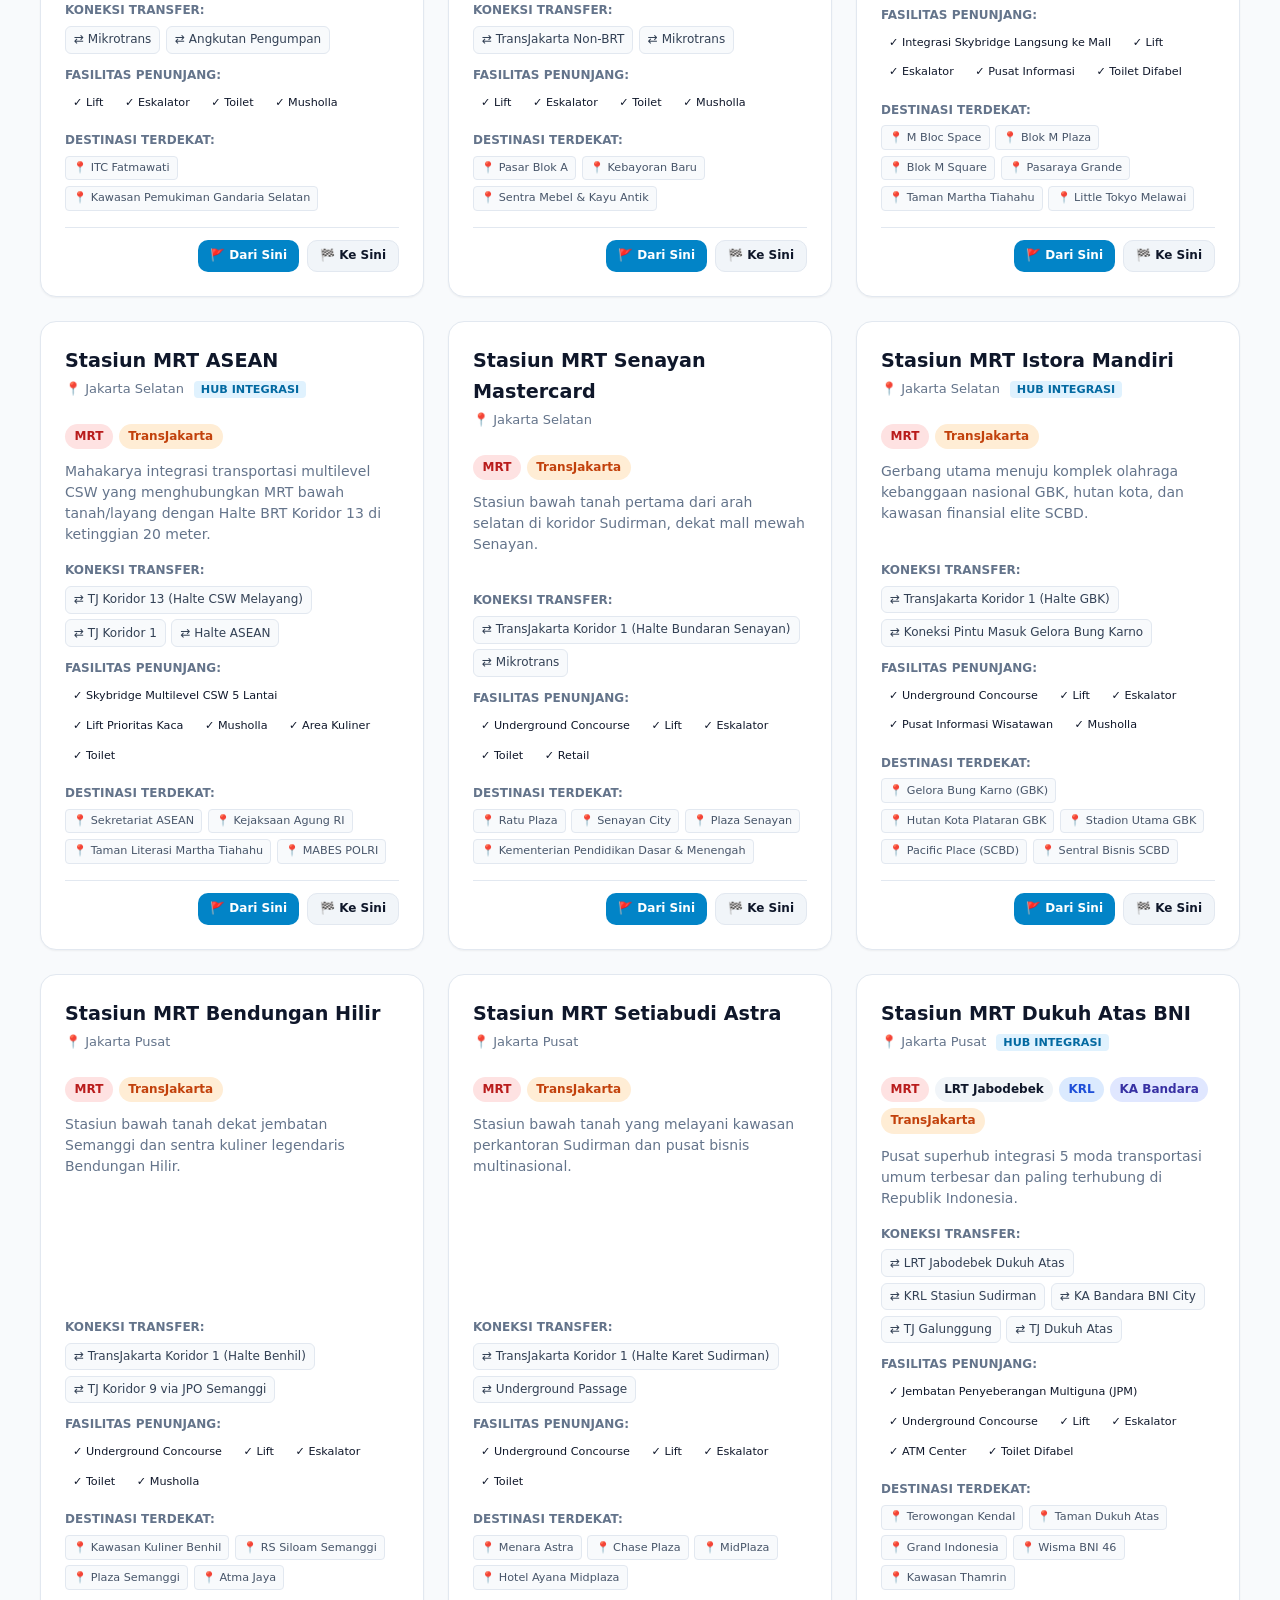
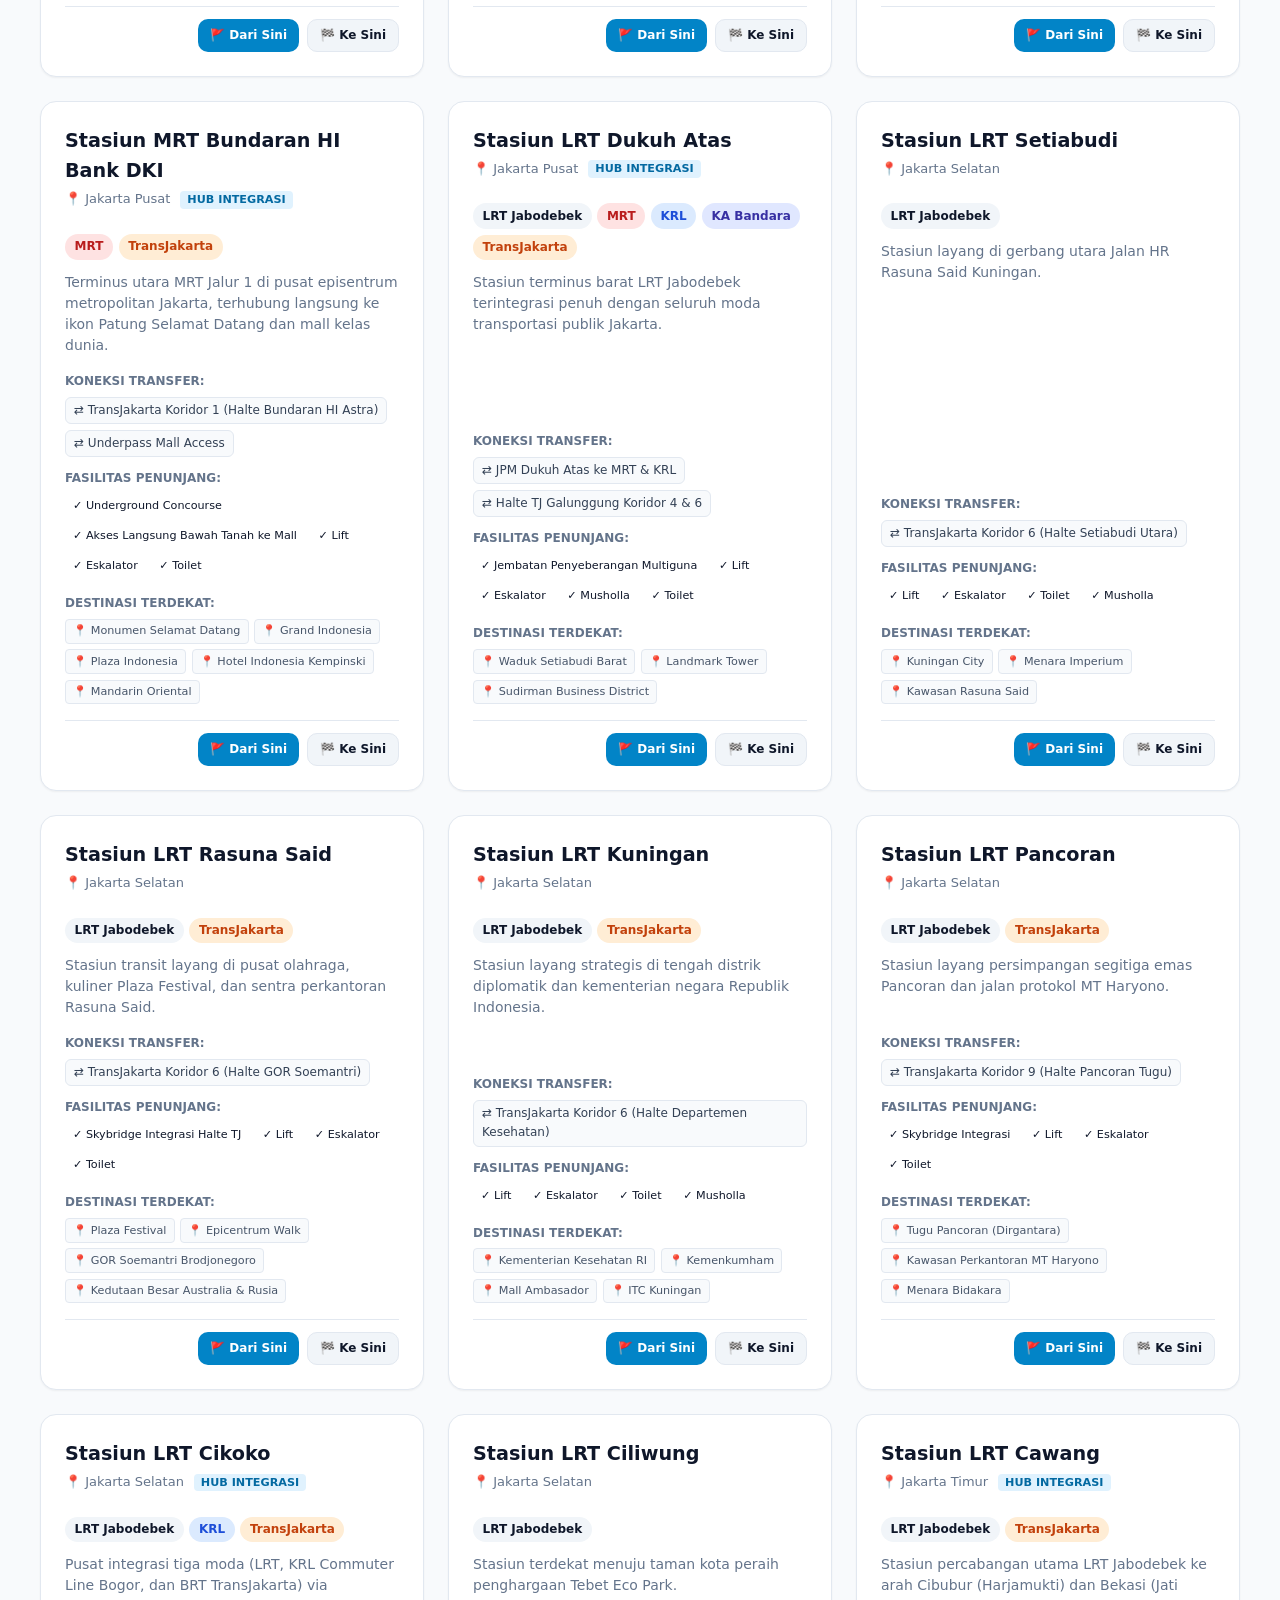
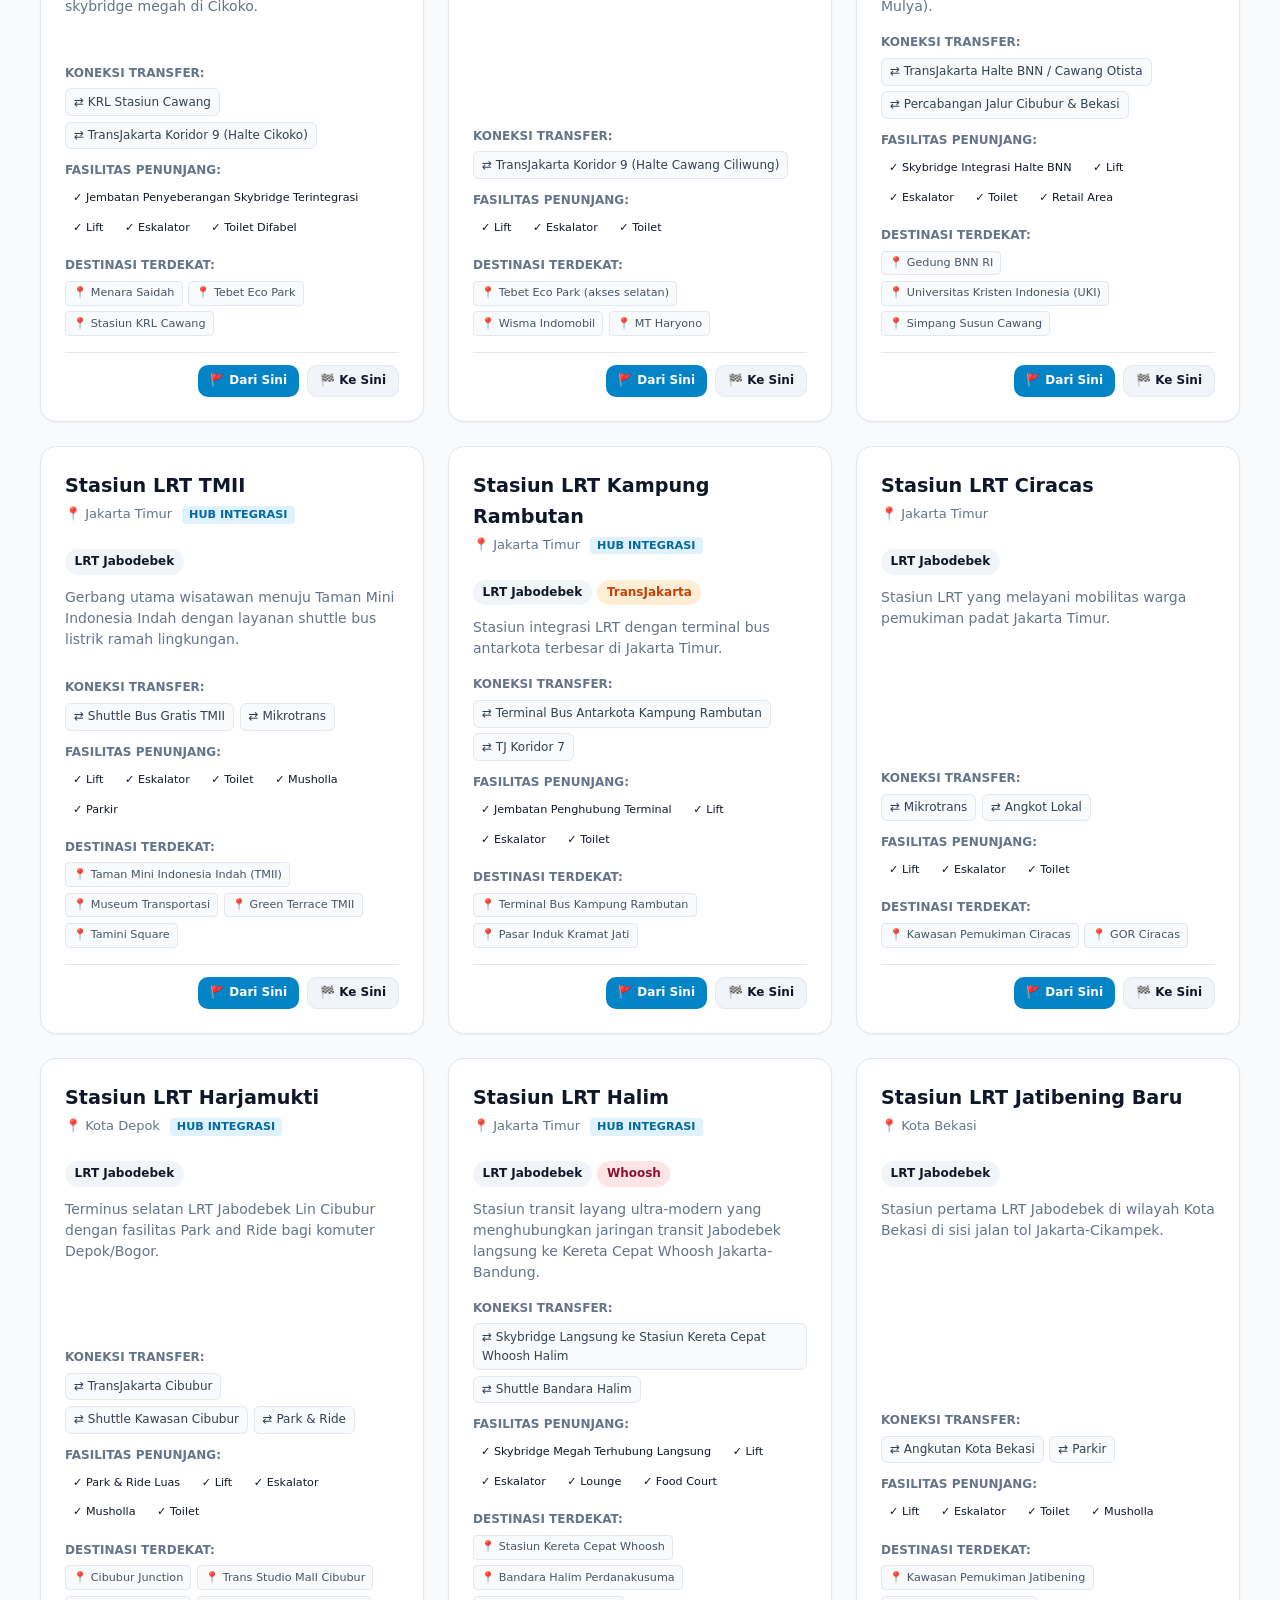
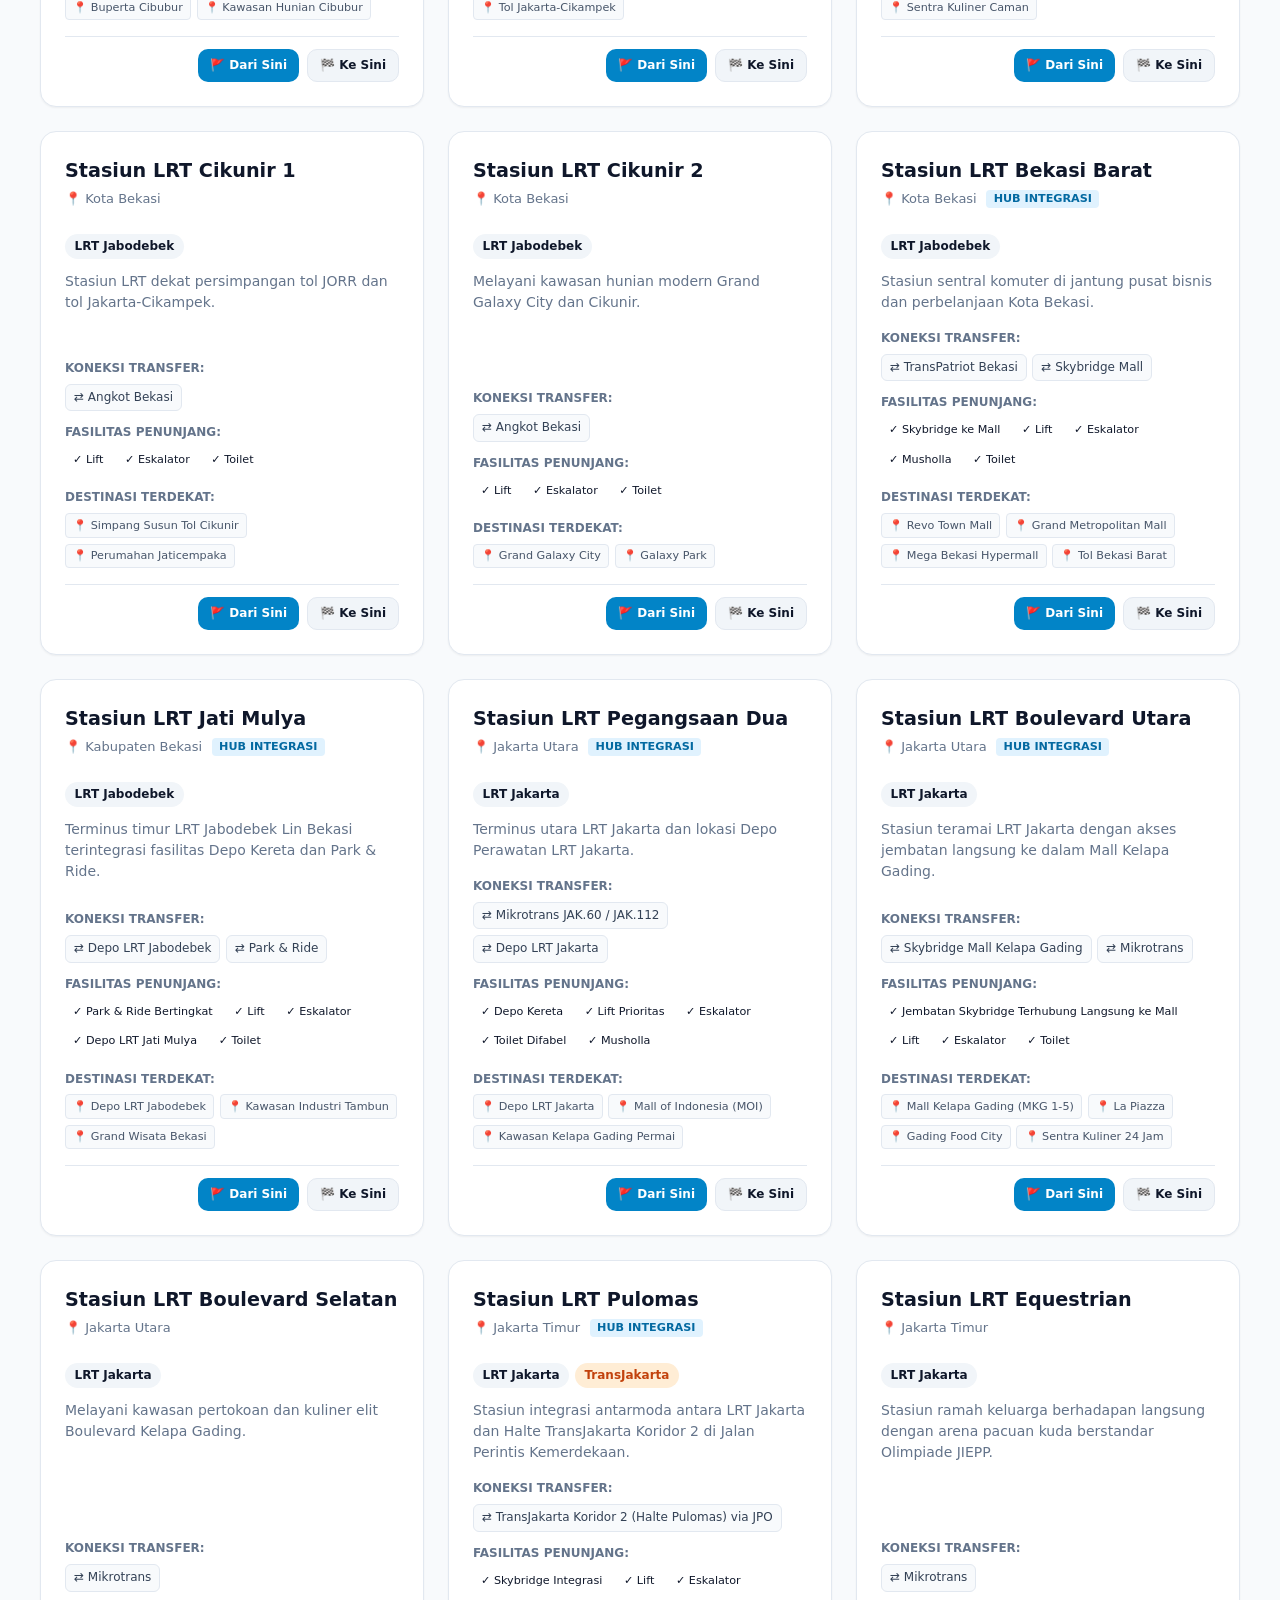
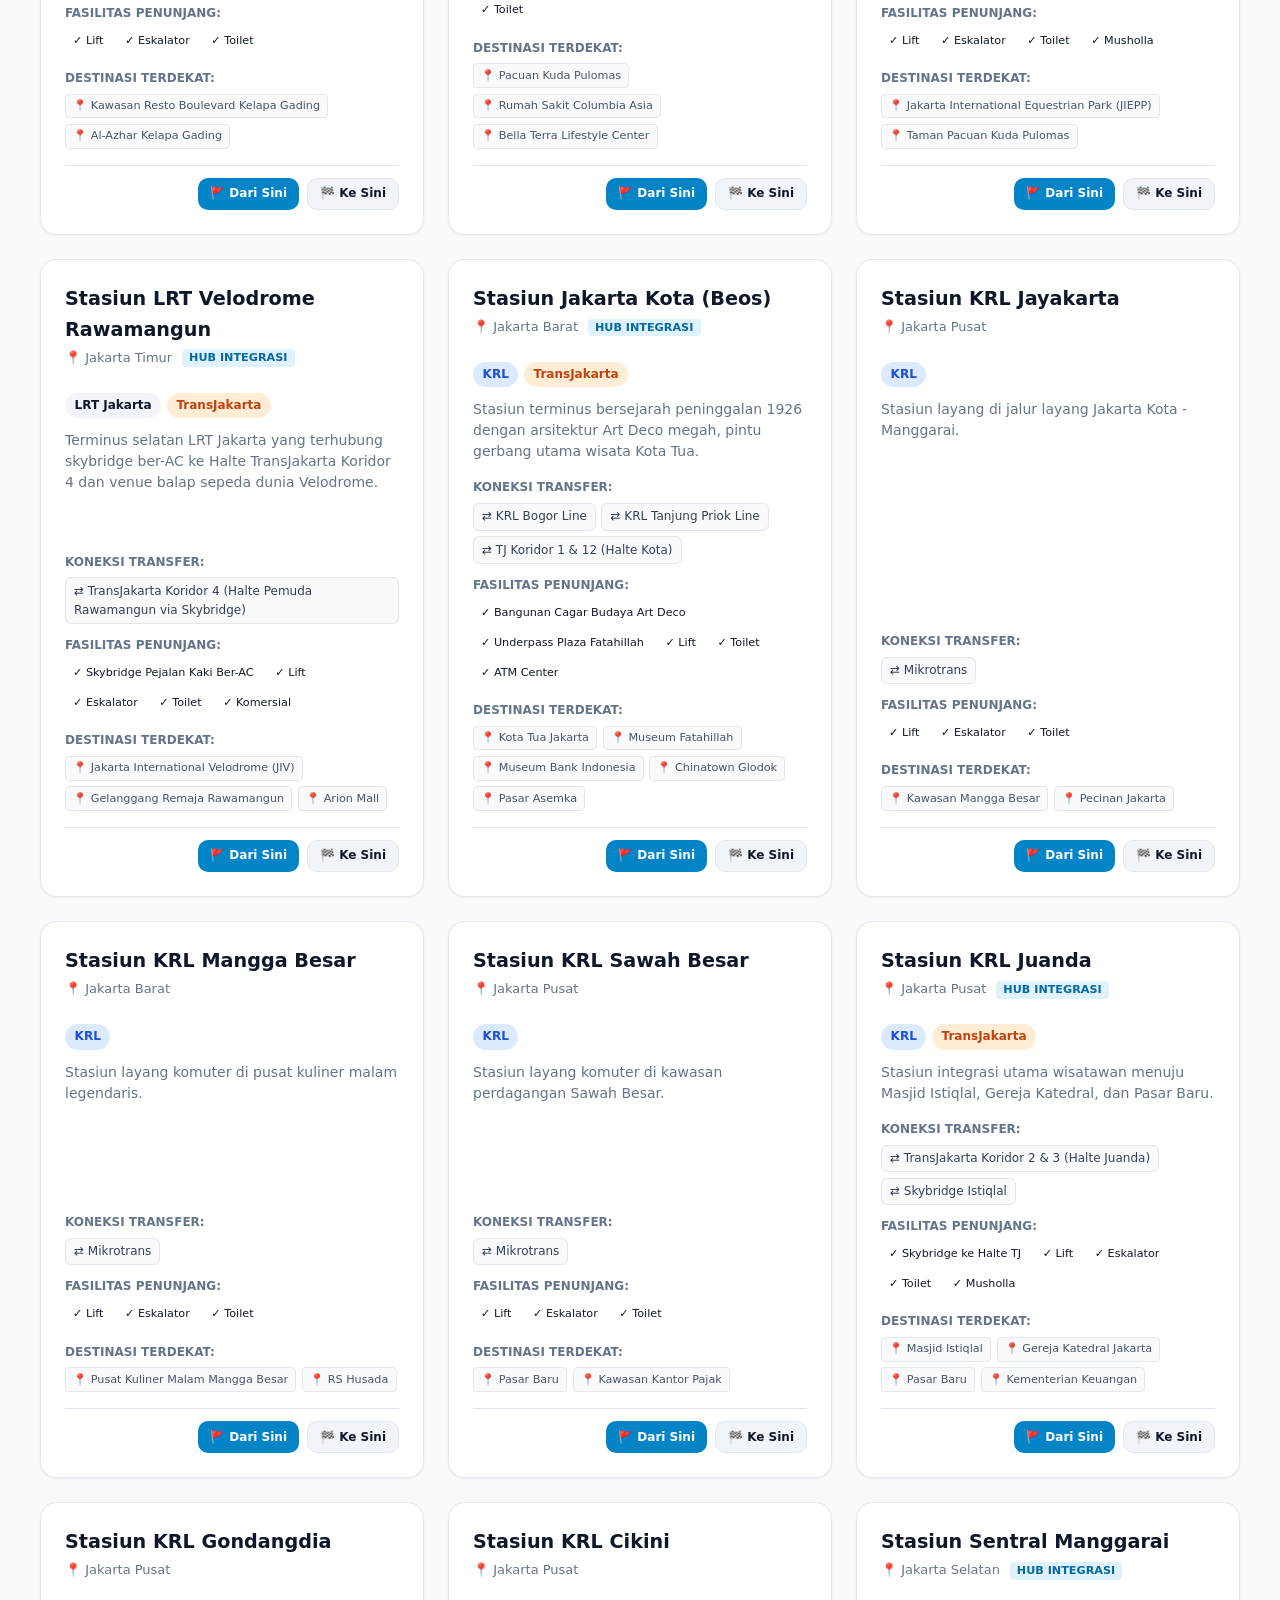
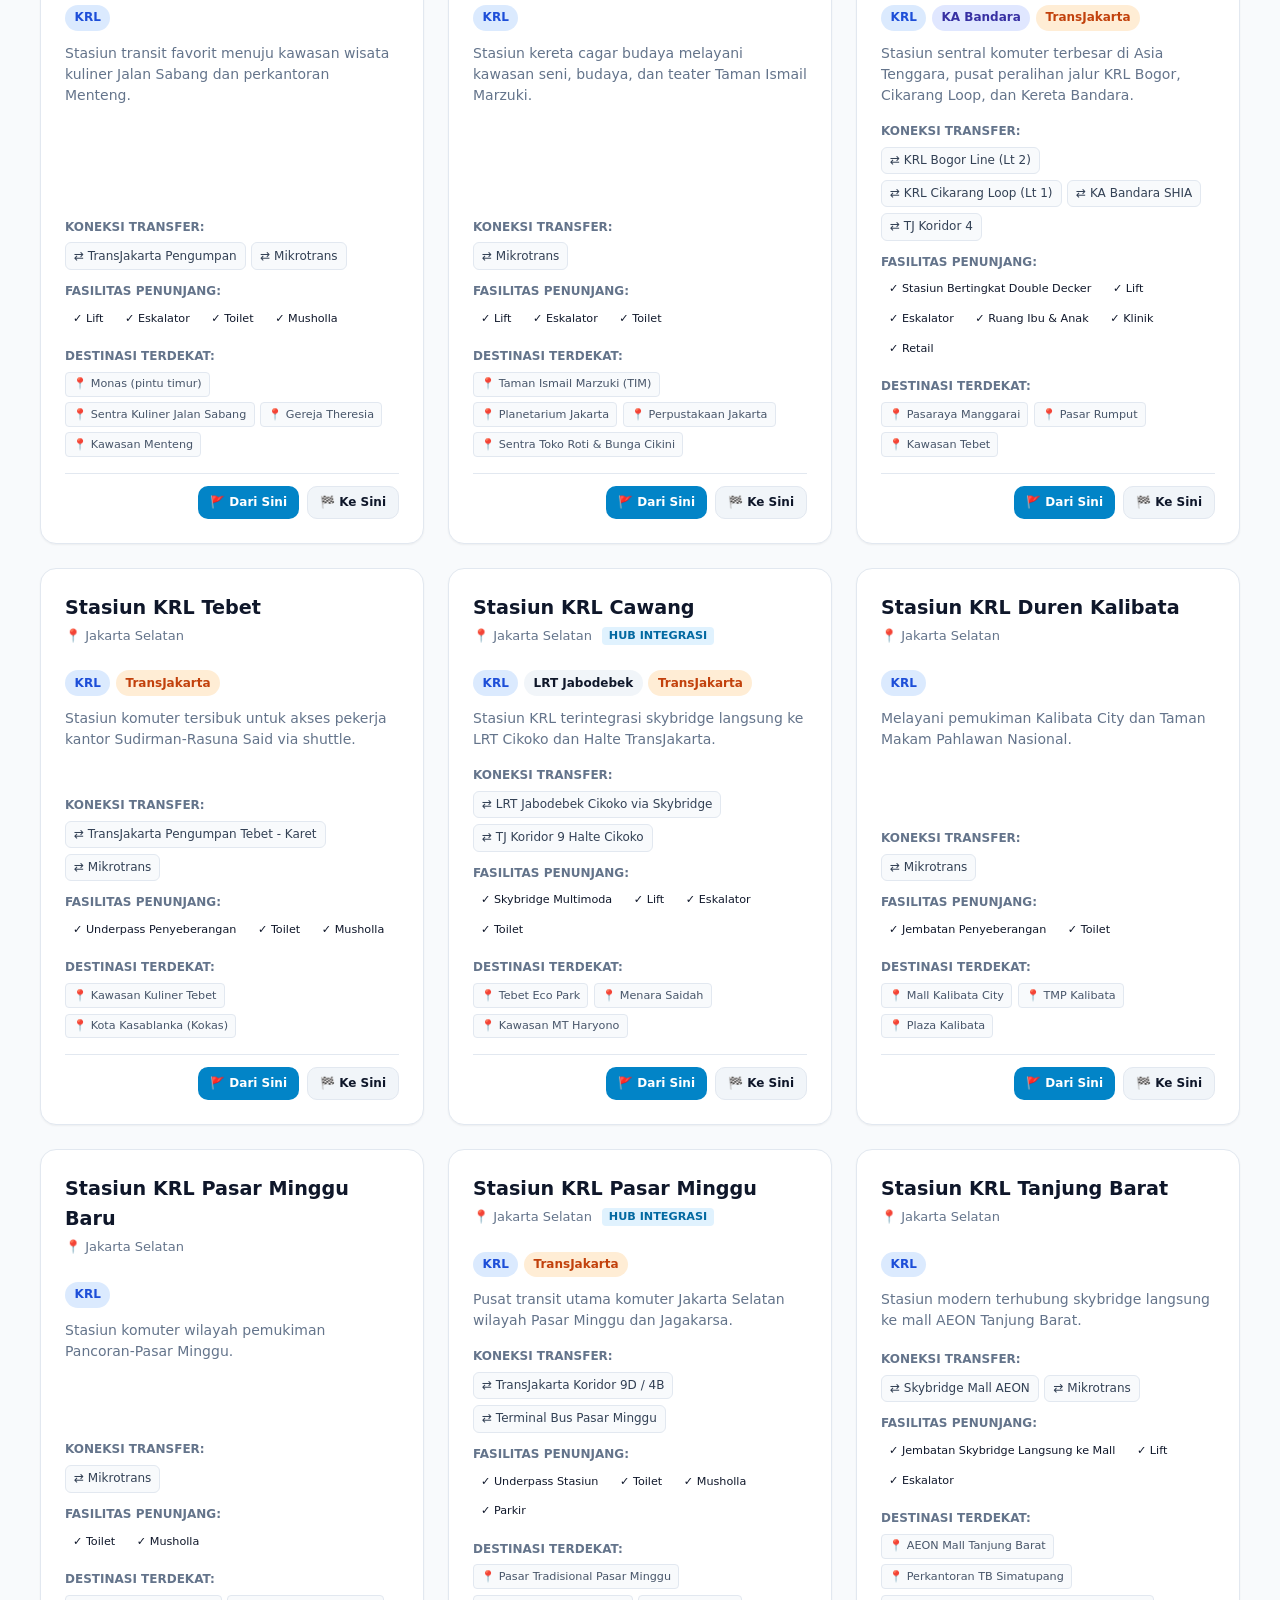
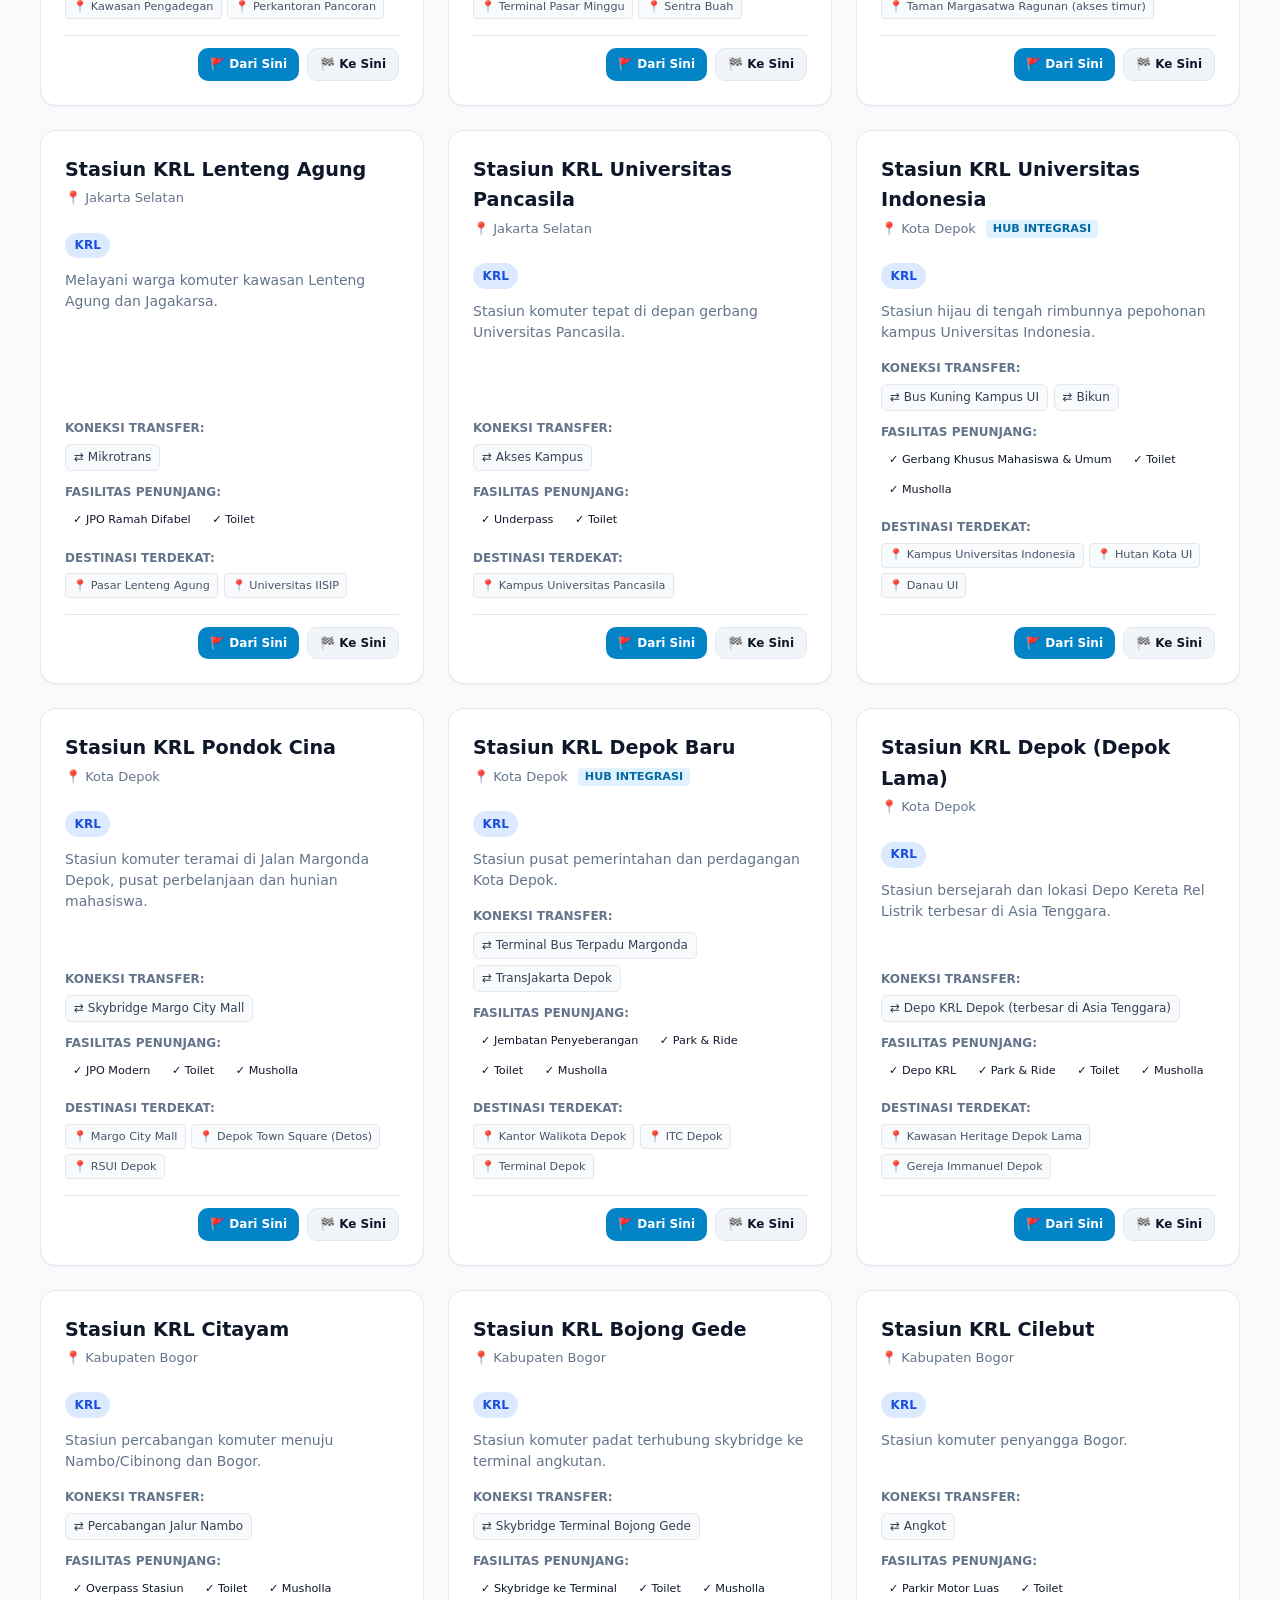
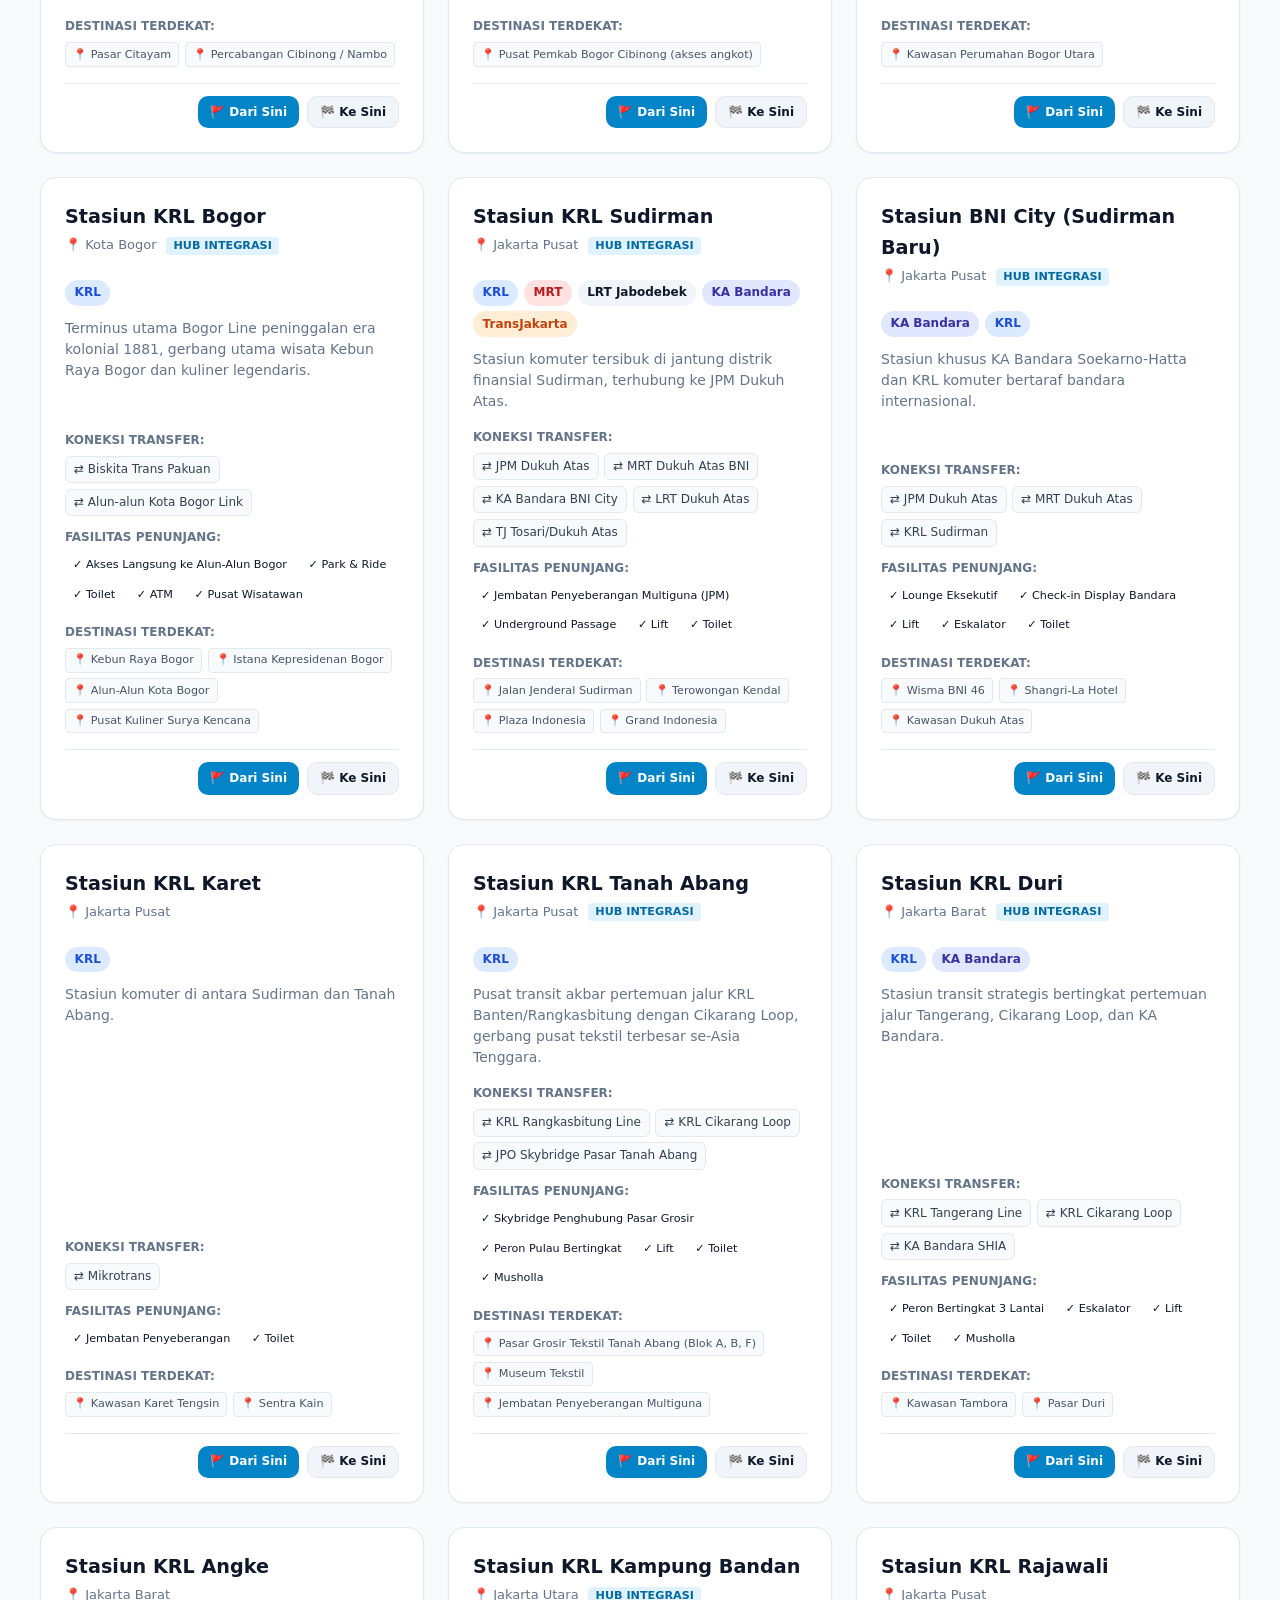
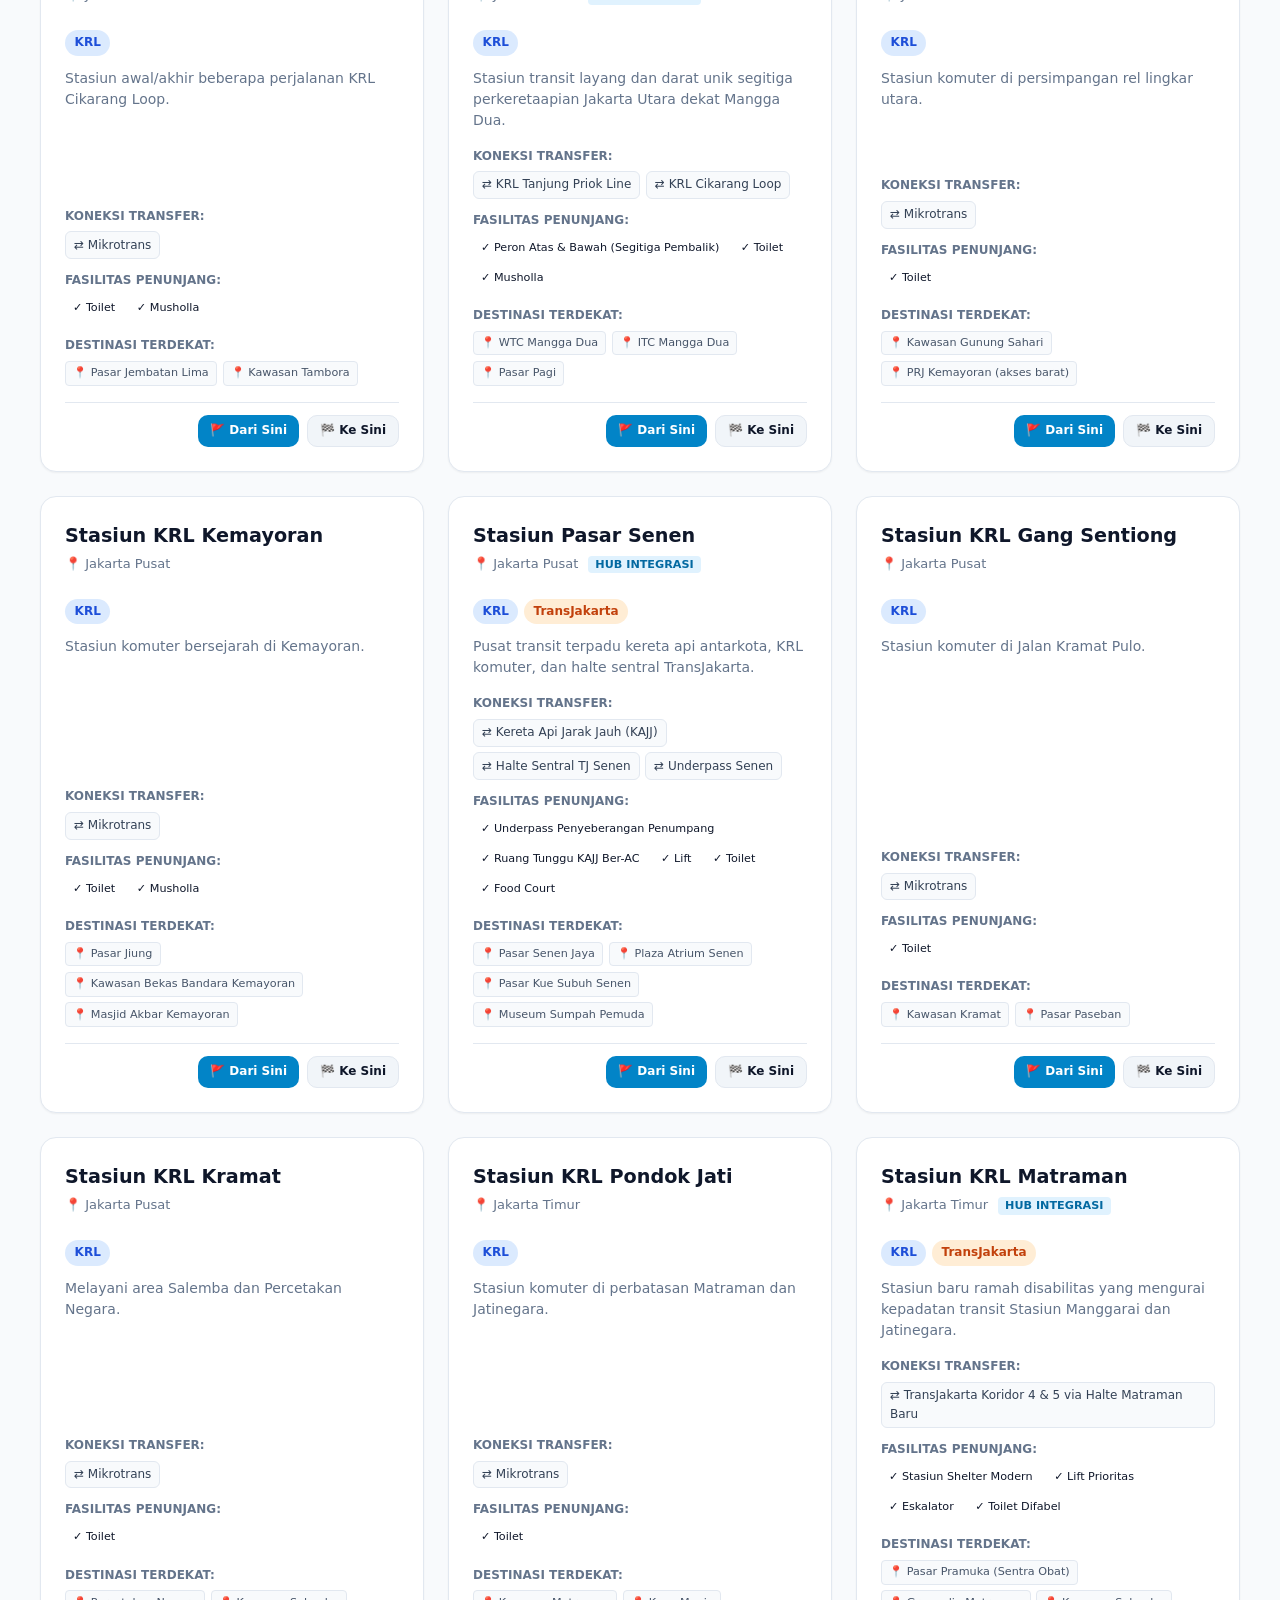
<file: stations.html>
<!DOCTYPE html>
<html lang="id" dir="ltr">
<head>
  <script src="assets/js/consent-bootstrap.js"></script>
  <meta charset="UTF-8">
  <meta name="viewport" content="width=device-width, initial-scale=1.0">
  <title>Daftar Stasiun & Halte Transit Terintegrasi Jakarta (Jabodetabek)</title>
  
  <meta name="description" content="Direktori lengkap stasiun MRT Jakarta, LRT Jabodebek, LRT Jakarta, KRL Commuter Line, Kereta Cepat Whoosh, KA Bandara, dan Halte Integrasi TransJakarta dengan pencarian instan, fasilitas stasiun, dan koneksi antarmoda.">
  <meta name="keywords" content="daftar stasiun jakarta, stasiun MRT jakarta, stasiun dukuh atas, stasiun manggarai, stasiun csw asean, halte transjakarta, fasilitas stasiun KRL, transit hub jakarta">
  <meta name="robots" content="index, follow">
  <link rel="canonical" href="https://rute.vijeron.com/stations">


  <!-- Google Funding Choices CMP -->
  <script async src="https://fundingchoicesmessages.google.com/i/pub-6180580801533680?ers=1"></script>
  <script>
    (function(){
      function signalGooglefcPresent(){
        if(!window.frames['googlefcPresent']){
          if(document.body){
            var iframe=document.createElement('iframe');
            iframe.style.cssText='width:0;height:0;border:none;';
            iframe.style.display='none';
            iframe.name='googlefcPresent';
            document.body.appendChild(iframe);
          } else {
            setTimeout(signalGooglefcPresent,0);
          }
        }
      }
      signalGooglefcPresent();
    })();
  </script>

  <!-- Google tag (gtag.js) GA4 -->
  <script async src="https://www.googletagmanager.com/gtag/js?id=G-79X7K7H4MJ"></script>
  <script>
    window.dataLayer = window.dataLayer || [];
    function gtag(){dataLayer.push(arguments);}
    gtag('js', new Date());
    gtag('config', 'G-79X7K7H4MJ');
  </script>

  <!-- Google AdSense -->
  <script async src="https://pagead2.googlesyndication.com/pagead/js/adsbygoogle.js?client=ca-pub-6180580801533680" crossorigin="anonymous"></script>

  <link rel="icon" type="image/png" href="https://vijeron.com/assets/vijeron-mark.png">
  <link rel="stylesheet" href="assets/css/main.css">
  <link rel="stylesheet" href="assets/css/rtl.css">
<script defer src="https://vijeron.com/assets/vijeron-ads.js"></script><script defer src="https://vijeron.com/assets/vijeron-share.js"></script>
  <script defer src="https://vijeron.com/assets/vijeron-brand.js"></script></head>
<body>

  <header class="site-header">
    <div class="container header-inner">
      <a href="index.html" class="logo-link">
        <div class="logo-badge">
          <svg width="22" height="22" fill="none" stroke="currentColor" stroke-width="2.2" viewBox="0 0 24 24" aria-hidden="true"><rect x="3" y="3" width="18" height="18" rx="4"/><path d="M7 15l5-5 5 5M12 10v9"/></svg>
        </div>
        <span>Transit Jakarta</span>
      </a>

      <nav aria-label="Navigasi Utama">
        <ul class="nav-menu">
          <li><a href="index.html#interactive-map-section" class="nav-link" data-i18n="navMap">Peta Interaktif</a></li>
          <li><a href="lines.html" class="nav-link" data-i18n="navLines">Jalur & Koridor</a></li>
          <li><a href="stations.html" class="nav-link active" data-i18n="navStations">Daftar Stasiun</a></li>
          <li><a href="fares.html" class="nav-link" data-i18n="navFares">Tarif & JakLingko</a></li>
          <li><a href="tourism.html" class="nav-link" data-i18n="navTourism">Panduan Wisata</a></li>
          <li><a href="privacy-policy.html" class="nav-link" data-i18n="navPrivacy">Kebijakan Privasi</a></li>
        </ul>
      </nav>
    </div>
  </header>

  <main class="container" style="padding: 3rem 1.25rem 4rem;">
    <div class="section-header" style="text-align: center; max-width: 800px; margin: 0 auto 2.5rem;">
      <h1 class="section-title" style="font-size: 2.3rem;">Direktori Stasiun & Simpul Transit Jabodetabek</h1>
      <p class="section-desc">Cari stasiun atau halte, lihat koneksi transfer antarmoda, fasilitas penunjang (lift, eskalator, park and ride), dan tempat wisata di sekitarnya.</p>
      
      <!-- Search & Filter Controls -->
      <div style="max-width: 960px; margin: 1.5rem auto 0;">
        <div style="margin-bottom: 1.25rem;">
          <label for="station-search-input" class="sr-only">Cari nama stasiun atau halte transit</label>
          <input type="text" id="station-search-input" aria-label="Cari nama stasiun atau halte transit" placeholder="🔍 Ketik nama stasiun, halte, kota, atau moda..." style="width: 100%; padding: 0.9rem 1.4rem; border-radius: var(--radius-full); border: 2px solid var(--border); font-size: 1rem; outline: none; transition: border-color 0.2s;" />
        </div>

        <!-- Mode Filter Buttons -->
        <div style="display: flex; flex-wrap: wrap; gap: 0.5rem; justify-content: center;" id="station-mode-filters">
          <button type="button" class="btn btn-secondary station-filter-btn active" data-mode="all" style="font-size: 0.8rem; padding: 0.4rem 0.9rem; border-radius: 9999px;">Semua Moda (173)</button>
          <button type="button" class="btn btn-secondary station-filter-btn" data-mode="MRT" style="font-size: 0.8rem; padding: 0.4rem 0.9rem; border-radius: 9999px;">🚇 MRT (18)</button>
          <button type="button" class="btn btn-secondary station-filter-btn" data-mode="LRT Jabodebek" style="font-size: 0.8rem; padding: 0.4rem 0.9rem; border-radius: 9999px;">🚝 LRT Jabodebek (23)</button>
          <button type="button" class="btn btn-secondary station-filter-btn" data-mode="LRT Jakarta" style="font-size: 0.8rem; padding: 0.4rem 0.9rem; border-radius: 9999px;">🚈 LRT Jakarta (7)</button>
          <button type="button" class="btn btn-secondary station-filter-btn" data-mode="KRL" style="font-size: 0.8rem; padding: 0.4rem 0.9rem; border-radius: 9999px;">🚆 KRL Commuter (85)</button>
          <button type="button" class="btn btn-secondary station-filter-btn" data-mode="TransJakarta" style="font-size: 0.8rem; padding: 0.4rem 0.9rem; border-radius: 9999px;">🚌 TransJakarta (92)</button>
          <button type="button" class="btn btn-secondary station-filter-btn" data-mode="Whoosh" style="font-size: 0.8rem; padding: 0.4rem 0.9rem; border-radius: 9999px;">🚄 Whoosh (5)</button>
          <button type="button" class="btn btn-secondary station-filter-btn" data-mode="KA Bandara" style="font-size: 0.8rem; padding: 0.4rem 0.9rem; border-radius: 9999px;">✈️ KA Bandara (10)</button>
        </div>
      </div>
    </div>

    <!-- AdSense Top Banner -->
    <div class="ad-slot-wrapper" style="margin-bottom: 2rem;">
      <span class="ad-label">Advertisement</span>
      <ins class="adsbygoogle"
           style="display:block"
           data-ad-client="ca-pub-6180580801533680"
           data-ad-format="auto"
           data-full-width-responsive="true"></ins>
    </div>

    <!-- Stations Grid -->
    <div class="hubs-grid" id="stations-directory-grid"></div>

    <!-- AdSense Bottom Banner -->
    <div class="ad-slot-wrapper" style="margin-top: 3rem;">
      <span class="ad-label">Advertisement</span>
      <ins class="adsbygoogle"
           style="display:block"
           data-ad-client="ca-pub-6180580801533680"
           data-ad-format="auto"
           data-full-width-responsive="true"></ins>
    </div>
  </main>

  <footer class="site-footer">
    <div class="container">
      <div class="footer-bottom">
        <p>© 2026 Peta Integrasi Transportasi Jakarta. Seluruh hak cipta dilindungi.</p>
        <div>
          <button type="button" class="btn-privacy-settings">Pengaturan Privasi / Cookie</button> &bull;
          <a href="privacy-policy.html" style="color: #94a3b8;">Kebijakan Privasi</a>
        </div>
      </div>
    </div>
  </footer>

  <script src="assets/data/transit-data.js"></script>
  <script src="assets/js/i18n.js"></script>
  <script src="assets/js/cmp-adsense.js"></script>
  <script>
    document.addEventListener('DOMContentLoaded', () => {
      const container = document.getElementById('stations-directory-grid');
      const searchInput = document.getElementById('station-search-input');
      const filterBtns = document.querySelectorAll('.station-filter-btn');
      if (!container || !window.TRANSIT_DATA) return;

      const stations = window.TRANSIT_DATA.stations;
      let currentMode = 'all';
      let currentQuery = '';

      function escapeHTML(str) {
        if (!str) return '';
        const p = document.createElement('p');
        p.textContent = str;
        return p.innerHTML;
      }

      function render(items) {
        if (items.length === 0) {
          container.innerHTML = `<div style="grid-column: 1 / -1; text-align: center; padding: 3rem; color: var(--text-muted); font-size: 1.1rem;">Tidak ada stasiun yang cocok dengan kriteria filter atau pencarian Anda.</div>`;
          return;
        }

        container.innerHTML = items.map(st => {
          return `
            <article class="hub-card">
              <div class="hub-header">
                <div>
                  <h2 class="hub-name" style="font-size: 1.2rem;">${escapeHTML(st.name)}</h2>
                  <div class="hub-location">📍 ${escapeHTML(st.city)} ${st.isHub ? '<span style="background: #e0f2fe; color: #0369a1; font-size: 0.7rem; font-weight: 700; padding: 0.15rem 0.45rem; border-radius: 4px; margin-left: 0.35rem;">HUB INTEGRASI</span>' : ''}</div>
                </div>
              </div>
              <div class="hub-modes-list">
                ${(st.modes || []).map(m => `<span class="mode-badge badge-${escapeHTML(m.toLowerCase().replace(/[^a-z]/g, ''))}">${escapeHTML(m)}</span>`).join(' ')}
              </div>
              <p class="hub-desc">${escapeHTML(st.description || 'Simpul mobilitas transit strategis di wilayah Jabodetabek.')}</p>
              
              <div style="margin-bottom: 0.75rem;">
                <div class="hub-transfers-label">Koneksi Transfer:</div>
                <div class="hub-transfers-tags">
                  ${(st.transfers || []).length > 0 ? st.transfers.map(t => `<span class="transfer-tag">⇄ ${escapeHTML(t)}</span>`).join(' ') : '<span style="font-size: 0.75rem; color: var(--text-muted);">-</span>'}
                </div>
              </div>

              <div style="margin-bottom: 1rem;">
                <div class="hub-transfers-label">Fasilitas Penunjang:</div>
                <div style="display: flex; flex-wrap: wrap; gap: 0.35rem;">
                  ${(st.facilities || []).length > 0 ? st.facilities.map(f => `<span class="facility-chip" style="font-size: 0.7rem; padding: 0.2rem 0.5rem;">✓ ${escapeHTML(f)}</span>`).join(' ') : '<span style="font-size: 0.75rem; color: var(--text-muted);">-</span>'}
                </div>
              </div>

              ${st.nearby && st.nearby.length > 0 ? `
              <div style="margin-bottom: 1rem;">
                <div class="hub-transfers-label">Destinasi Terdekat:</div>
                <div style="display: flex; flex-wrap: wrap; gap: 0.35rem;">
                  ${st.nearby.map(n => `<span style="font-size: 0.7rem; padding: 0.15rem 0.45rem; background: #f8fafc; border: 1px solid #e2e8f0; border-radius: 4px; color: #475569;">📍 ${escapeHTML(n)}</span>`).join(' ')}
                </div>
              </div>` : ''}

              <div style="margin-top: auto; padding-top: 0.75rem; border-top: 1px solid var(--border); display: flex; justify-content: flex-end; gap: 0.5rem; flex-wrap: wrap;">
                <a href="index.html?origin=${encodeURIComponent(st.id)}" class="btn btn-primary" style="font-size: 0.75rem; padding: 0.35rem 0.75rem;">🚩 Dari Sini</a>
                <a href="index.html?dest=${encodeURIComponent(st.id)}" class="btn btn-secondary" style="font-size: 0.75rem; padding: 0.35rem 0.75rem;">🏁 Ke Sini</a>
              </div>
            </article>
          `;
        }).join('');
      }

      function applyFilter() {
        const filtered = stations.filter(s => {
          const matchMode = (currentMode === 'all') || 
            (s.modes && s.modes.some(m => m.toLowerCase().includes(currentMode.toLowerCase())));
          const matchQuery = !currentQuery ||
            s.name.toLowerCase().includes(currentQuery) ||
            (s.city && s.city.toLowerCase().includes(currentQuery)) ||
            (s.modes && s.modes.some(m => m.toLowerCase().includes(currentQuery))) ||
            (s.transfers && s.transfers.some(t => t.toLowerCase().includes(currentQuery))) ||
            (s.nearby && s.nearby.some(n => n.toLowerCase().includes(currentQuery)));
          return matchMode && matchQuery;
        });
        render(filtered);
      }

      render(stations);

      searchInput.addEventListener('input', (e) => {
        currentQuery = e.target.value.toLowerCase().trim();
        applyFilter();
      });

      filterBtns.forEach(btn => {
        btn.addEventListener('click', () => {
          filterBtns.forEach(b => {
            b.classList.remove('active');
            b.classList.remove('btn-primary');
            b.classList.add('btn-secondary');
          });
          btn.classList.add('active');
          btn.classList.remove('btn-secondary');
          btn.classList.add('btn-primary');
          currentMode = btn.getAttribute('data-mode');
          applyFilter();
        });
      });
    });
  </script>
</body>
</html>
</file>
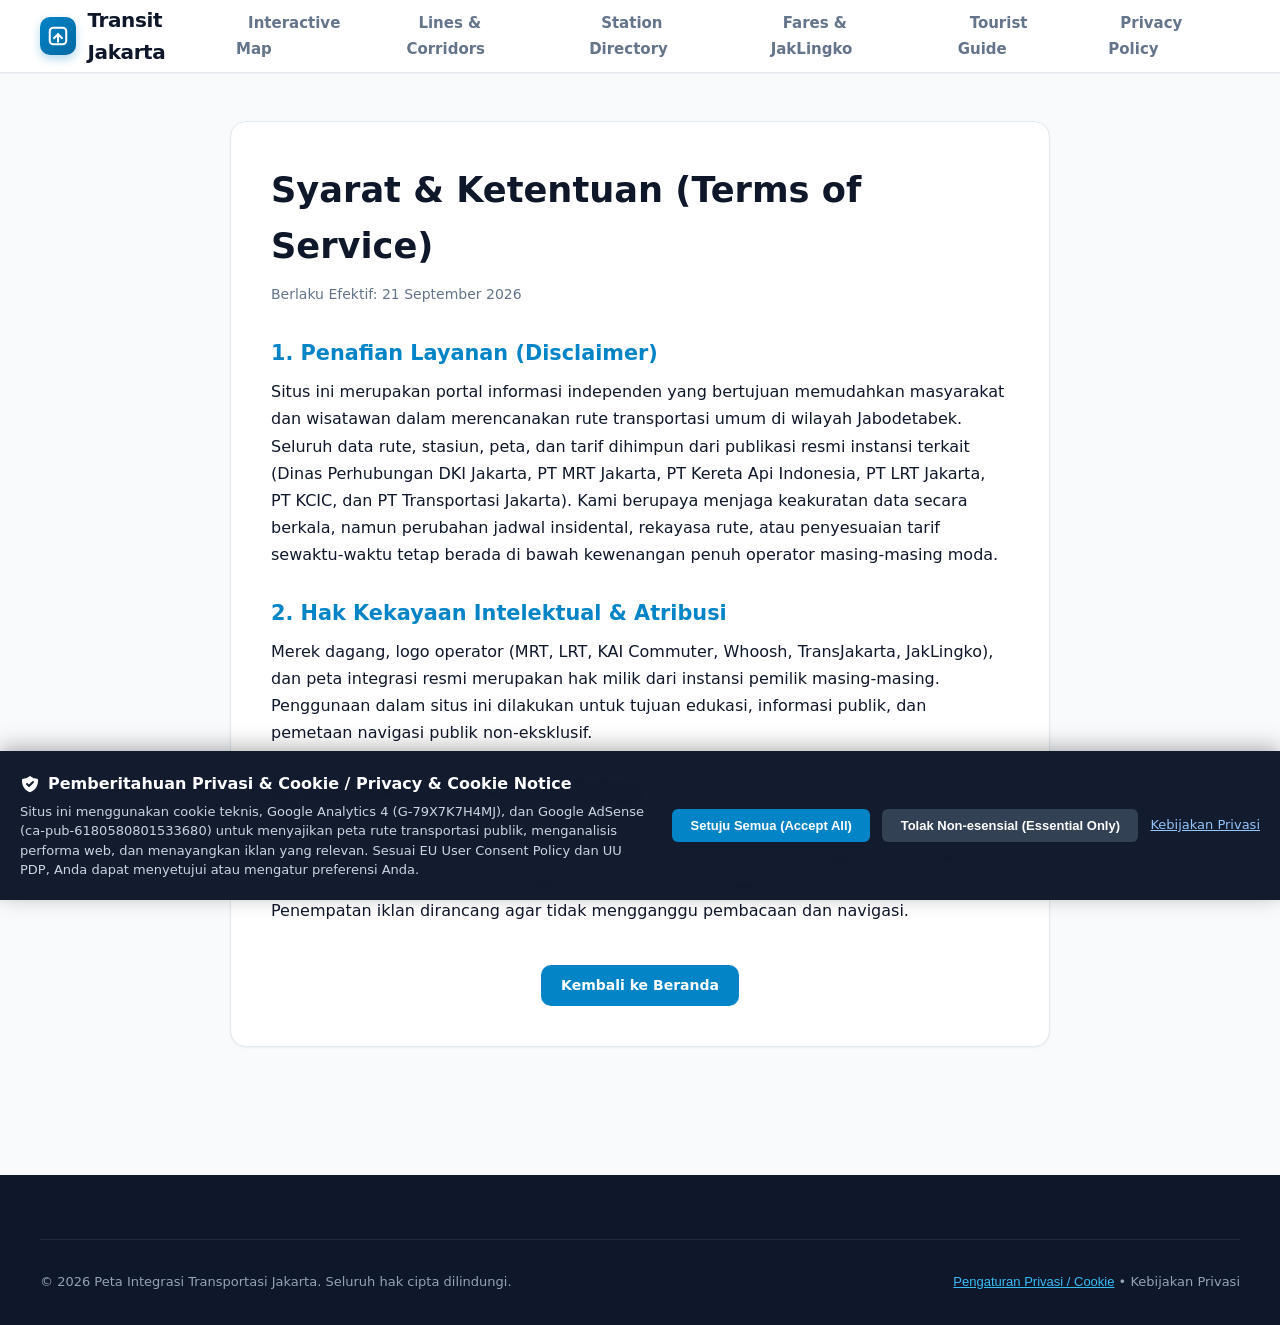
<file: terms.html>
<!DOCTYPE html>
<html lang="id" dir="ltr">
<head>
  <script src="assets/js/consent-bootstrap.js"></script>
  <meta charset="UTF-8">
  <meta name="viewport" content="width=device-width, initial-scale=1.0">
  <title>Syarat & Ketentuan Penggunaan - Peta Integrasi Transportasi Jakarta</title>
  
  <meta name="description" content="Syarat dan ketentuan penggunaan situs informasi rute transportasi publik Jakarta, atribusi data, dan penafian (disclaimer) layanan.">
  <meta name="robots" content="index, follow">
  <link rel="canonical" href="https://rute.vijeron.com/terms">


  <!-- Google Funding Choices CMP -->
  <script async src="https://fundingchoicesmessages.google.com/i/pub-6180580801533680?ers=1"></script>
  <script>
    (function(){
      function signalGooglefcPresent(){
        if(!window.frames['googlefcPresent']){
          if(document.body){
            var iframe=document.createElement('iframe');
            iframe.style.cssText='width:0;height:0;border:none;';
            iframe.style.display='none';
            iframe.name='googlefcPresent';
            document.body.appendChild(iframe);
          } else {
            setTimeout(signalGooglefcPresent,0);
          }
        }
      }
      signalGooglefcPresent();
    })();
  </script>

  <!-- Google tag (gtag.js) GA4 -->
  <script async src="https://www.googletagmanager.com/gtag/js?id=G-79X7K7H4MJ"></script>
  <script>
    window.dataLayer = window.dataLayer || [];
    function gtag(){dataLayer.push(arguments);}
    gtag('js', new Date());
    gtag('config', 'G-79X7K7H4MJ');
  </script>



  <link rel="icon" type="image/png" href="https://vijeron.com/assets/vijeron-mark.png">
  <link rel="stylesheet" href="assets/css/main.css">
  <link rel="stylesheet" href="assets/css/rtl.css">
<script defer src="https://vijeron.com/assets/vijeron-share.js"></script>
  <script defer src="https://vijeron.com/assets/vijeron-brand.js"></script></head>
<body>

  <header class="site-header">
    <div class="container header-inner">
      <a href="index.html" class="logo-link">
        <div class="logo-badge">
          <svg width="22" height="22" fill="none" stroke="currentColor" stroke-width="2.2" viewBox="0 0 24 24" aria-hidden="true"><rect x="3" y="3" width="18" height="18" rx="4"/><path d="M7 15l5-5 5 5M12 10v9"/></svg>
        </div>
        <span>Transit Jakarta</span>
      </a>

      <nav aria-label="Navigasi Utama">
        <ul class="nav-menu">
          <li><a href="index.html#interactive-map-section" class="nav-link" data-i18n="navMap">Peta Interaktif</a></li>
          <li><a href="lines.html" class="nav-link" data-i18n="navLines">Jalur & Koridor</a></li>
          <li><a href="stations.html" class="nav-link" data-i18n="navStations">Daftar Stasiun</a></li>
          <li><a href="fares.html" class="nav-link" data-i18n="navFares">Tarif & JakLingko</a></li>
          <li><a href="tourism.html" class="nav-link" data-i18n="navTourism">Panduan Wisata</a></li>
          <li><a href="privacy-policy.html" class="nav-link" data-i18n="navPrivacy">Kebijakan Privasi</a></li>
        </ul>
      </nav>
    </div>
  </header>

  <main class="container" style="padding: 3rem 1.25rem 4rem; max-width: 860px;">
    <article style="background: white; padding: 2.5rem; border-radius: var(--radius-lg); border: 1px solid var(--border); box-shadow: var(--shadow-sm);">
      <h1 style="font-size: 2.2rem; font-weight: 900; margin-bottom: 0.5rem; color: #0f172a;">Syarat & Ketentuan (Terms of Service)</h1>
      <p style="color: var(--text-muted); font-size: 0.875rem; margin-bottom: 2rem;">Berlaku Efektif: 21 September 2026</p>

      <section style="margin-bottom: 1.75rem;">
        <h2 style="font-size: 1.3rem; font-weight: 800; color: var(--primary); margin-bottom: 0.5rem;">1. Penafian Layanan (Disclaimer)</h2>
        <p style="line-height: 1.7;">
          Situs ini merupakan portal informasi independen yang bertujuan memudahkan masyarakat dan wisatawan dalam merencanakan rute transportasi umum di wilayah Jabodetabek. Seluruh data rute, stasiun, peta, dan tarif dihimpun dari publikasi resmi instansi terkait (Dinas Perhubungan DKI Jakarta, PT MRT Jakarta, PT Kereta Api Indonesia, PT LRT Jakarta, PT KCIC, dan PT Transportasi Jakarta). Kami berupaya menjaga keakuratan data secara berkala, namun perubahan jadwal insidental, rekayasa rute, atau penyesuaian tarif sewaktu-waktu tetap berada di bawah kewenangan penuh operator masing-masing moda.
        </p>
      </section>

      <section style="margin-bottom: 1.75rem;">
        <h2 style="font-size: 1.3rem; font-weight: 800; color: var(--primary); margin-bottom: 0.5rem;">2. Hak Kekayaan Intelektual & Atribusi</h2>
        <p style="line-height: 1.7;">
          Merek dagang, logo operator (MRT, LRT, KAI Commuter, Whoosh, TransJakarta, JakLingko), dan peta integrasi resmi merupakan hak milik dari instansi pemilik masing-masing. Penggunaan dalam situs ini dilakukan untuk tujuan edukasi, informasi publik, dan pemetaan navigasi publik non-eksklusif.
        </p>
      </section>

      <section style="margin-bottom: 1.75rem;">
        <h2 style="font-size: 1.3rem; font-weight: 800; color: var(--primary); margin-bottom: 0.5rem;">3. Iklan & Layanan Pihak Ketiga</h2>
        <p style="line-height: 1.7;">
          Situs ini menyiapkan integrasi Google AdSense; penayangan iklan bergantung pada persetujuan akun penerbit dan pilihan privasi pengunjung. Kami menggunakan Google Analytics 4 untuk mengukur penggunaan situs sesuai pengaturan privasi yang berlaku. Penempatan iklan dirancang agar tidak mengganggu pembacaan dan navigasi.
        </p>
      </section>

      <div style="text-align: center; margin-top: 2.5rem;">
        <a href="index.html" class="btn btn-primary">Kembali ke Beranda</a>
      </div>
    </article>
  </main>

  <footer class="site-footer">
    <div class="container">
      <div class="footer-bottom">
        <p>© 2026 Peta Integrasi Transportasi Jakarta. Seluruh hak cipta dilindungi.</p>
        <div>
          <button type="button" class="btn-privacy-settings">Pengaturan Privasi / Cookie</button> &bull;
          <a href="privacy-policy.html" style="color: #94a3b8;">Kebijakan Privasi</a>
        </div>
      </div>
    </div>
  </footer>

  <script src="assets/js/i18n.js"></script>
  <script src="assets/js/cmp-adsense.js"></script>
</body>
</html>
</file>
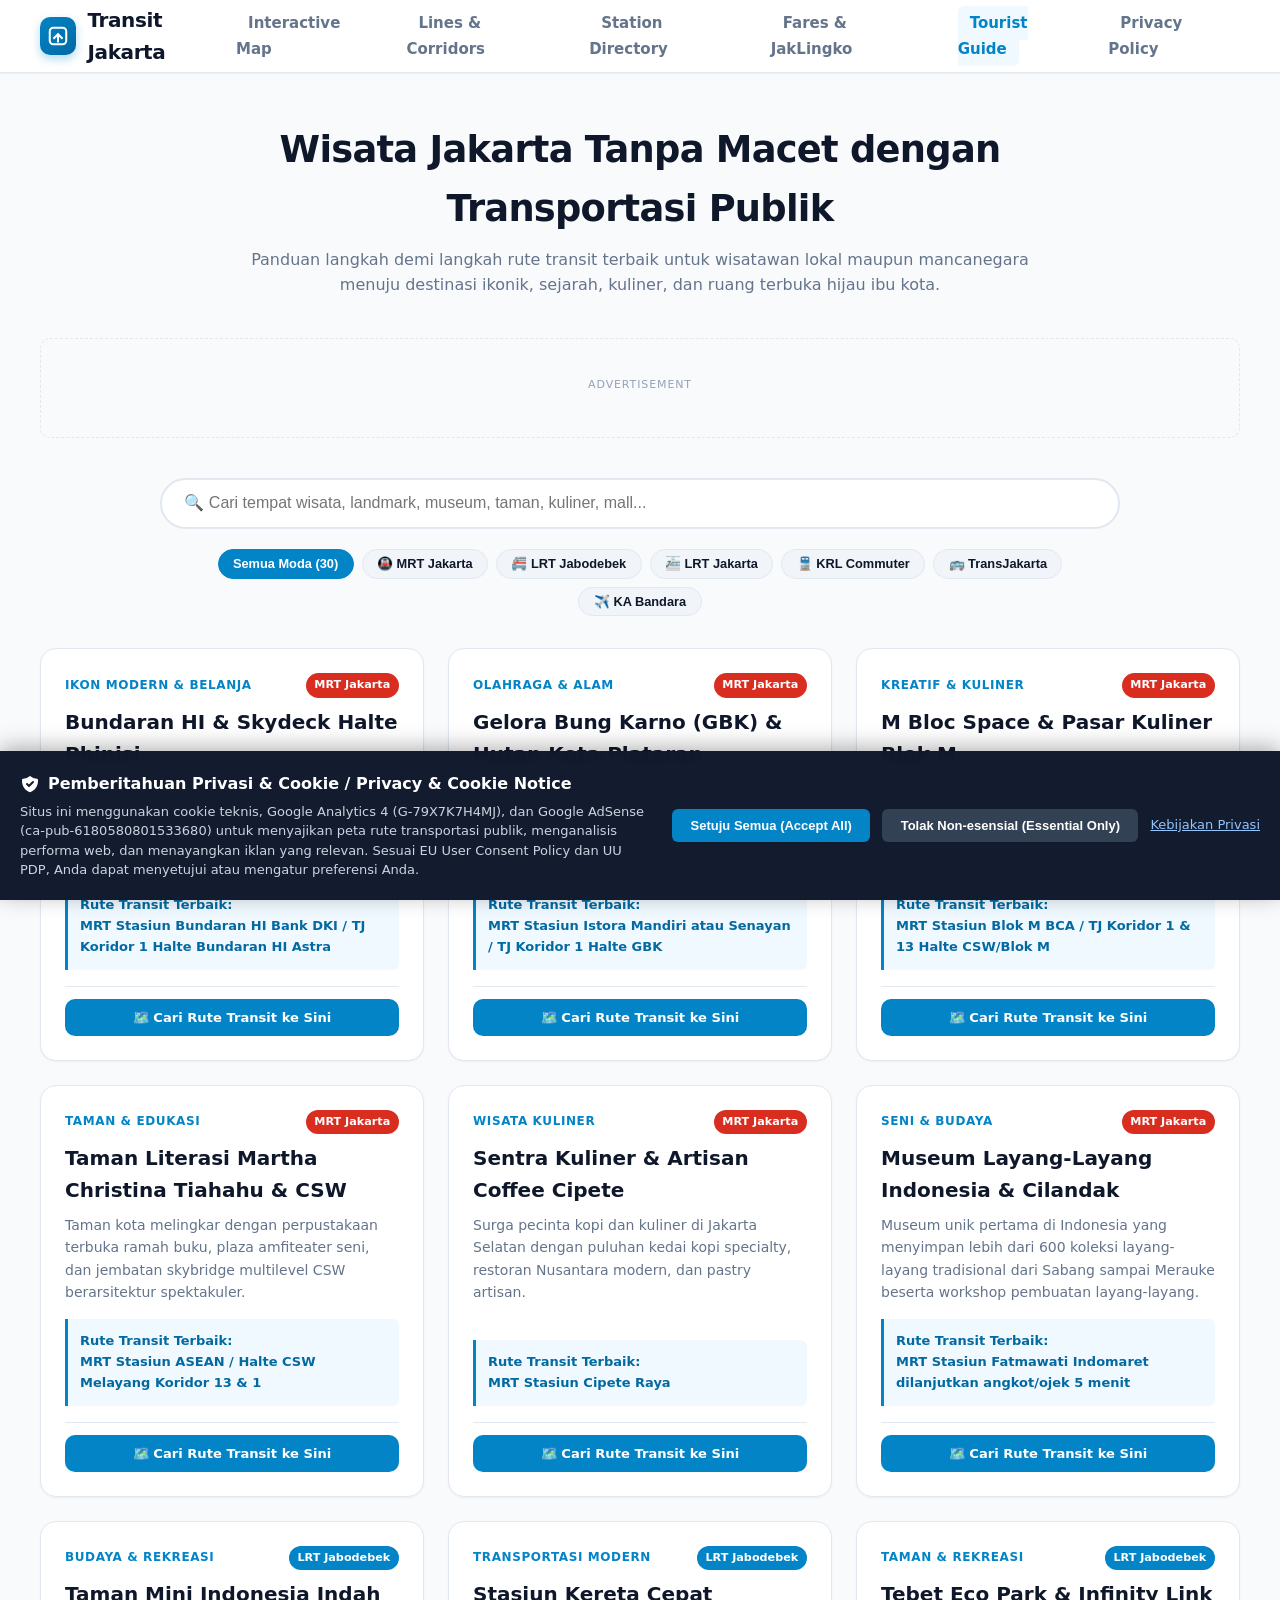
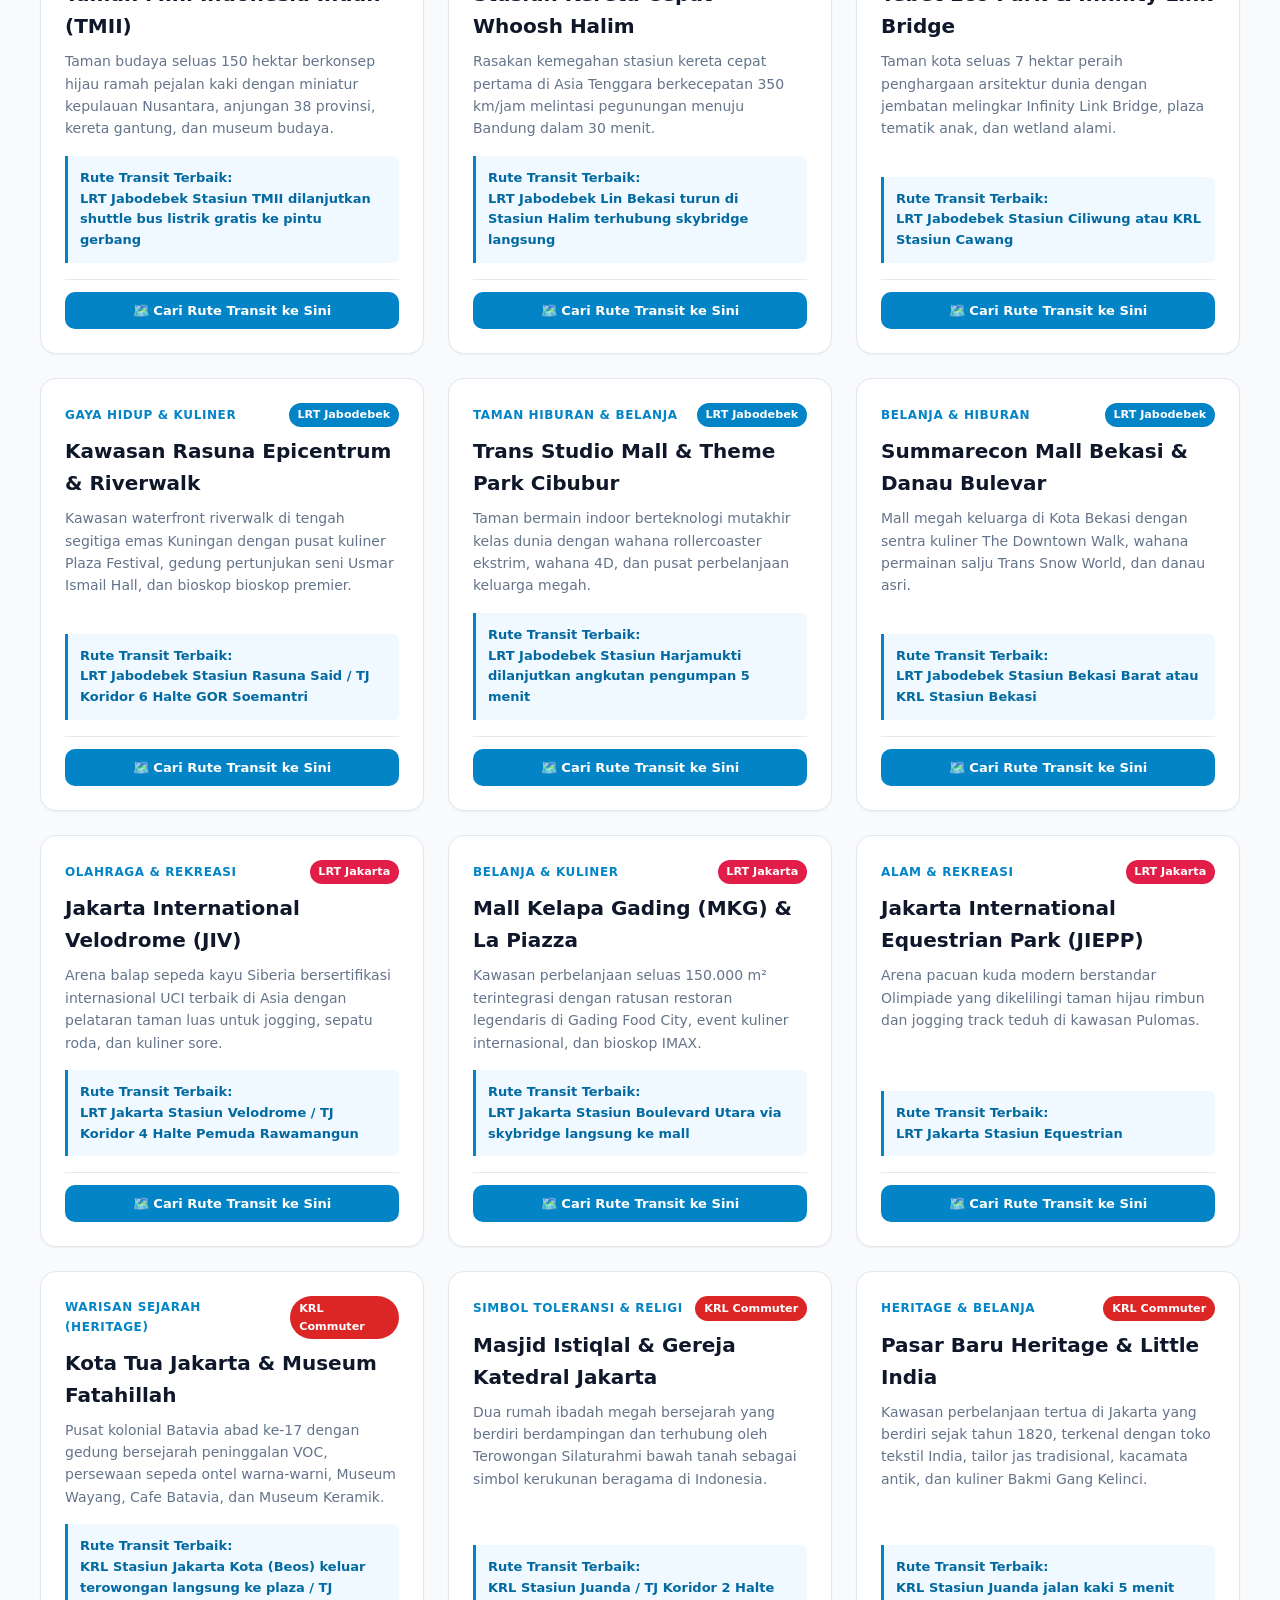
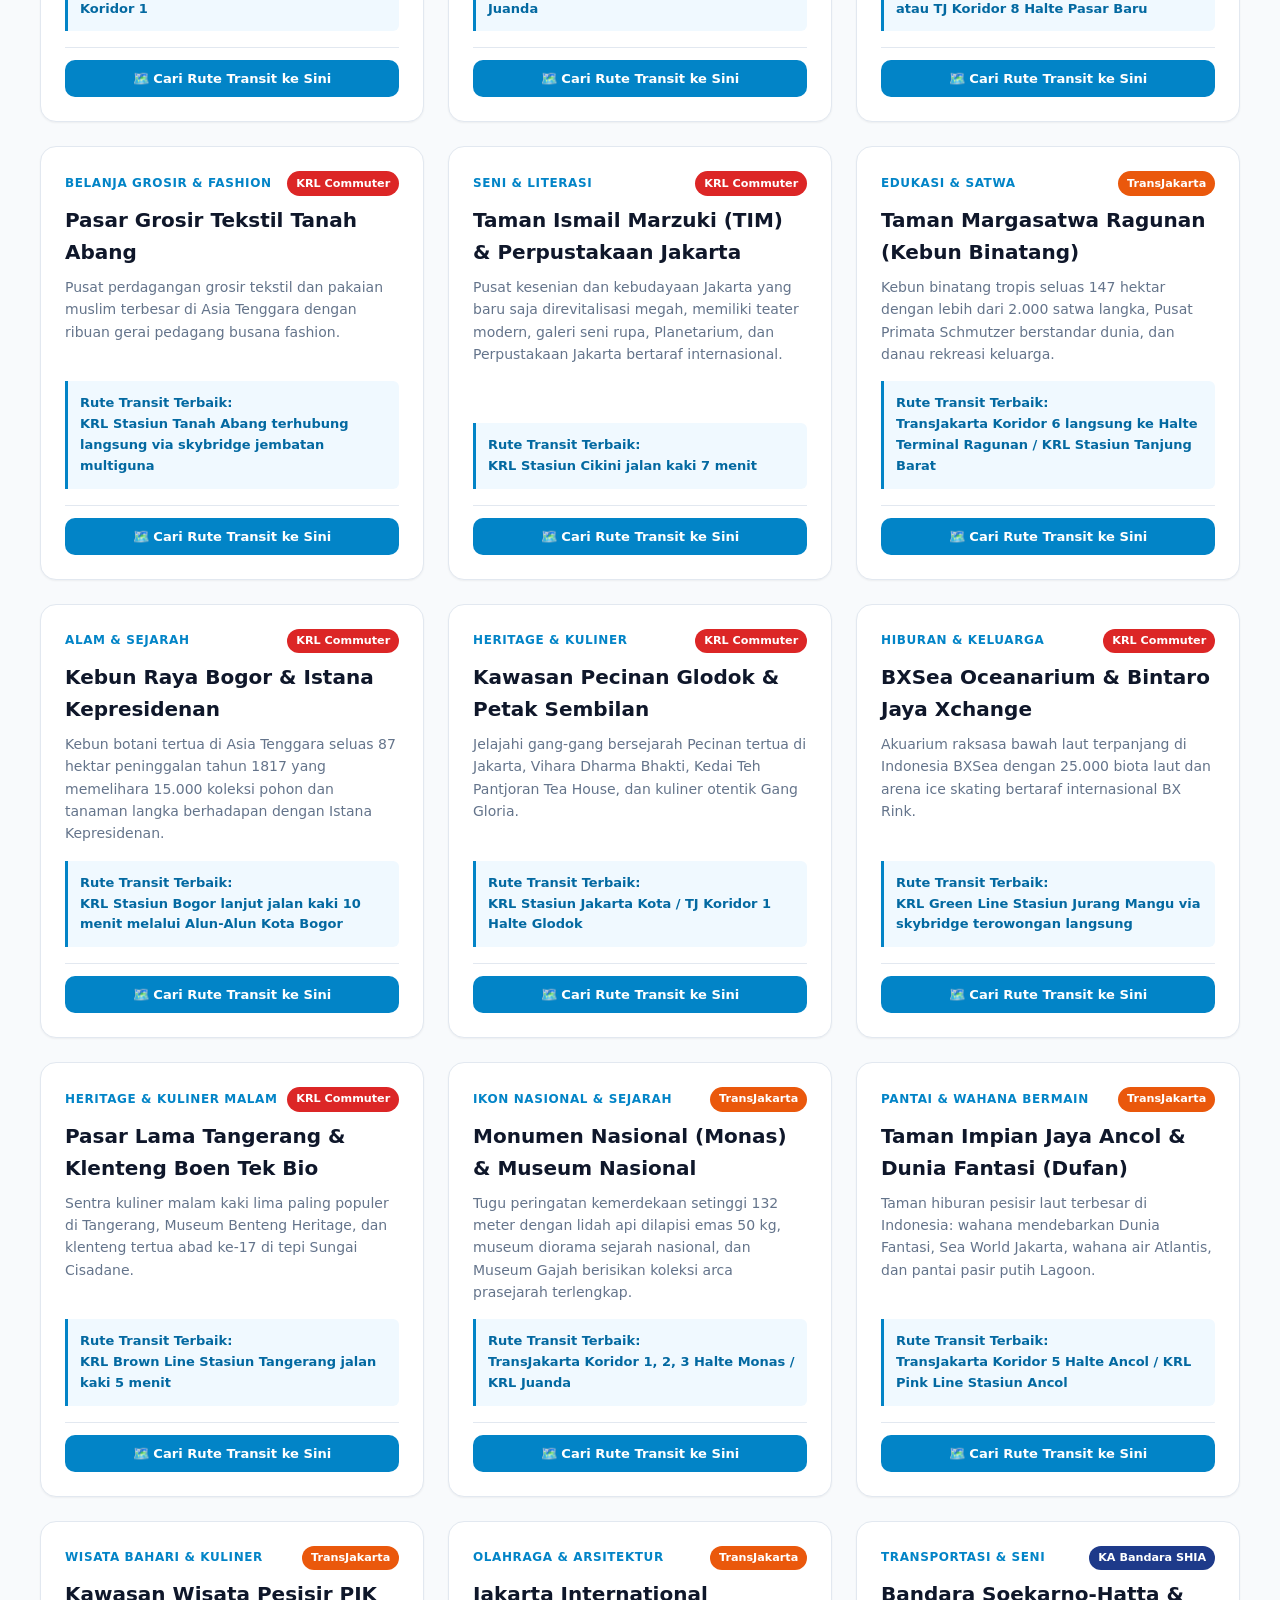
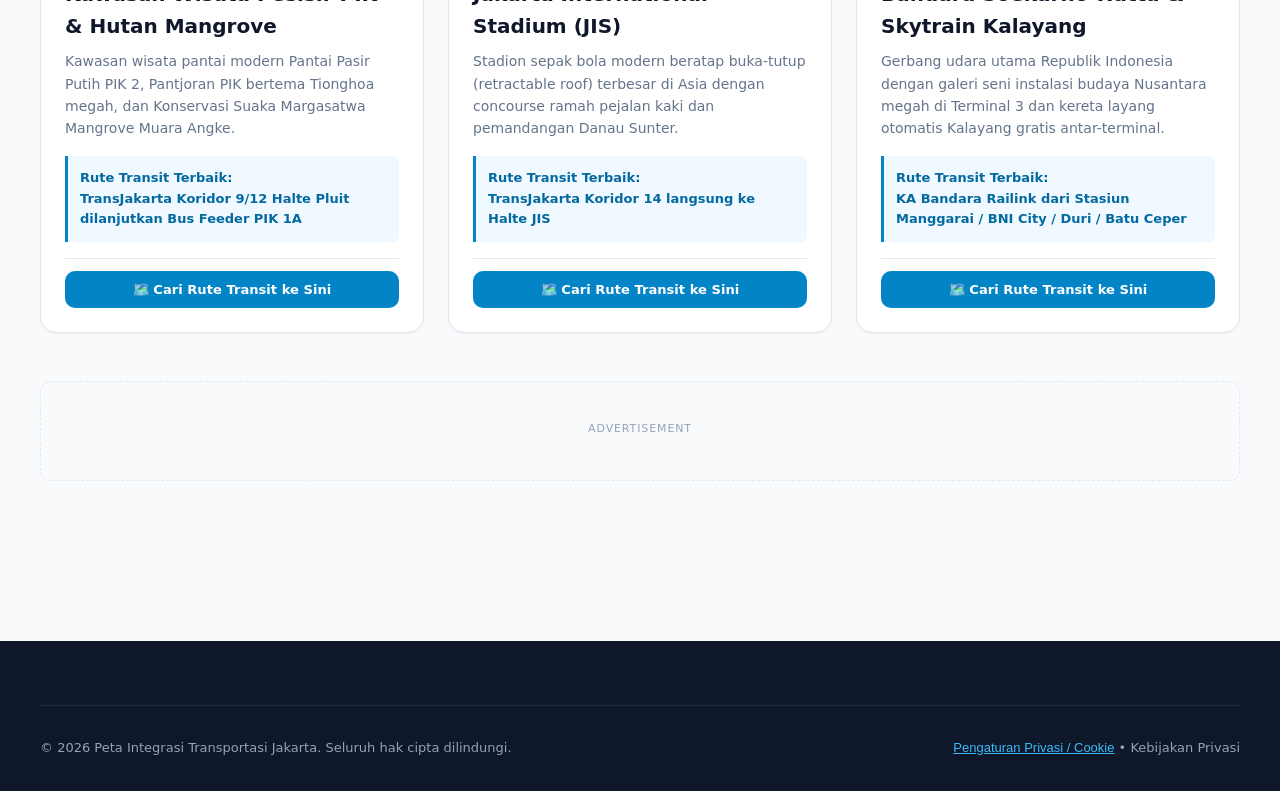
<file: tourism.html>
<!DOCTYPE html>
<html lang="id" dir="ltr">
<head>
  <script src="assets/js/consent-bootstrap.js"></script>
  <meta charset="UTF-8">
  <meta name="viewport" content="width=device-width, initial-scale=1.0">
  <title>Panduan Wisata Transportasi Umum Jakarta - Akses Mudah ke Landmark & Tempat Populer</title>
  
  <meta name="description" content="Cara mudah dan hemat mengunjungi tempat wisata terbaik Jakarta menggunakan MRT, LRT, KRL, dan TransJakarta. Panduan rute ke Monas, Kota Tua, GBK, TMII, Istiqlal, Ancol, dan M Bloc Space tanpa macet.">
  <meta name="keywords" content="wisata naik MRT jakarta, rute busway ke monas, cara ke kota tua naik KRL, stasiun dekat GBK senayan, rute LRT ke TMII, transjakarta ke ancol, jalan jalan jakarta transportasi publik">
  <meta name="robots" content="index, follow">
  <link rel="canonical" href="https://rute.vijeron.com/tourism">


  <!-- Google Funding Choices CMP -->
  <script async src="https://fundingchoicesmessages.google.com/i/pub-6180580801533680?ers=1"></script>
  <script>
    (function(){
      function signalGooglefcPresent(){
        if(!window.frames['googlefcPresent']){
          if(document.body){
            var iframe=document.createElement('iframe');
            iframe.style.cssText='width:0;height:0;border:none;';
            iframe.style.display='none';
            iframe.name='googlefcPresent';
            document.body.appendChild(iframe);
          } else {
            setTimeout(signalGooglefcPresent,0);
          }
        }
      }
      signalGooglefcPresent();
    })();
  </script>

  <!-- Google tag (gtag.js) GA4 -->
  <script async src="https://www.googletagmanager.com/gtag/js?id=G-79X7K7H4MJ"></script>
  <script>
    window.dataLayer = window.dataLayer || [];
    function gtag(){dataLayer.push(arguments);}
    gtag('js', new Date());
    gtag('config', 'G-79X7K7H4MJ');
  </script>

  <!-- Google AdSense -->
  <script async src="https://pagead2.googlesyndication.com/pagead/js/adsbygoogle.js?client=ca-pub-6180580801533680" crossorigin="anonymous"></script>

  <link rel="icon" type="image/png" href="https://vijeron.com/assets/vijeron-mark.png">
  <link rel="stylesheet" href="assets/css/main.css">
  <link rel="stylesheet" href="assets/css/rtl.css">
<script defer src="https://vijeron.com/assets/vijeron-ads.js"></script><script defer src="https://vijeron.com/assets/vijeron-share.js"></script>
  <script defer src="https://vijeron.com/assets/vijeron-brand.js"></script></head>
<body>

  <header class="site-header">
    <div class="container header-inner">
      <a href="index.html" class="logo-link">
        <div class="logo-badge">
          <svg width="22" height="22" fill="none" stroke="currentColor" stroke-width="2.2" viewBox="0 0 24 24" aria-hidden="true"><rect x="3" y="3" width="18" height="18" rx="4"/><path d="M7 15l5-5 5 5M12 10v9"/></svg>
        </div>
        <span>Transit Jakarta</span>
      </a>

      <nav aria-label="Navigasi Utama">
        <ul class="nav-menu">
          <li><a href="index.html#interactive-map-section" class="nav-link" data-i18n="navMap">Peta Interaktif</a></li>
          <li><a href="lines.html" class="nav-link" data-i18n="navLines">Jalur & Koridor</a></li>
          <li><a href="stations.html" class="nav-link" data-i18n="navStations">Daftar Stasiun</a></li>
          <li><a href="fares.html" class="nav-link" data-i18n="navFares">Tarif & JakLingko</a></li>
          <li><a href="tourism.html" class="nav-link active" data-i18n="navTourism">Panduan Wisata</a></li>
          <li><a href="privacy-policy.html" class="nav-link" data-i18n="navPrivacy">Kebijakan Privasi</a></li>
        </ul>
      </nav>
    </div>
  </header>

  <main class="container" style="padding: 3rem 1.25rem 4rem;">
    <div class="section-header" style="text-align: center; max-width: 820px; margin: 0 auto 2.5rem;">
      <h1 class="section-title" style="font-size: 2.3rem;">Wisata Jakarta Tanpa Macet dengan Transportasi Publik</h1>
      <p class="section-desc">Panduan langkah demi langkah rute transit terbaik untuk wisatawan lokal maupun mancanegara menuju destinasi ikonik, sejarah, kuliner, dan ruang terbuka hijau ibu kota.</p>
    </div>

    <!-- AdSense Top Banner -->
    <div class="ad-slot-wrapper" style="margin-bottom: 2.5rem;">
      <span class="ad-label">Advertisement</span>
      <ins class="adsbygoogle"
           style="display:block"
           data-ad-client="ca-pub-6180580801533680"
           data-ad-format="auto"
           data-full-width-responsive="true"></ins>
    </div>

    <!-- Search & Filter Controls -->
    <div style="max-width: 960px; margin: 0 auto 2rem;">
      <div style="margin-bottom: 1.25rem;">
        <label for="tourism-search-input" class="sr-only">Cari tempat wisata, museum, mall, taman, atau kuliner</label>
        <input type="text" id="tourism-search-input" aria-label="Cari destinasi wisata, museum, taman, atau mall" placeholder="🔍 Cari tempat wisata, landmark, museum, taman, kuliner, mall..." style="width: 100%; padding: 0.9rem 1.4rem; border-radius: var(--radius-full); border: 2px solid var(--border); font-size: 1rem; outline: none; transition: border-color 0.2s;" />
      </div>

      <!-- Mode Filters -->
      <div style="display: flex; flex-wrap: wrap; gap: 0.5rem; justify-content: center;" id="tourism-mode-filters">
        <button type="button" class="btn btn-secondary tourism-filter-btn active" data-mode="all" style="font-size: 0.8rem; padding: 0.4rem 0.9rem; border-radius: 9999px;">Semua Moda (30)</button>
        <button type="button" class="btn btn-secondary tourism-filter-btn" data-mode="MRT Jakarta" style="font-size: 0.8rem; padding: 0.4rem 0.9rem; border-radius: 9999px;">🚇 MRT Jakarta</button>
        <button type="button" class="btn btn-secondary tourism-filter-btn" data-mode="LRT Jabodebek" style="font-size: 0.8rem; padding: 0.4rem 0.9rem; border-radius: 9999px;">🚝 LRT Jabodebek</button>
        <button type="button" class="btn btn-secondary tourism-filter-btn" data-mode="LRT Jakarta" style="font-size: 0.8rem; padding: 0.4rem 0.9rem; border-radius: 9999px;">🚈 LRT Jakarta</button>
        <button type="button" class="btn btn-secondary tourism-filter-btn" data-mode="KRL Commuter" style="font-size: 0.8rem; padding: 0.4rem 0.9rem; border-radius: 9999px;">🚆 KRL Commuter</button>
        <button type="button" class="btn btn-secondary tourism-filter-btn" data-mode="TransJakarta" style="font-size: 0.8rem; padding: 0.4rem 0.9rem; border-radius: 9999px;">🚌 TransJakarta</button>
        <button type="button" class="btn btn-secondary tourism-filter-btn" data-mode="KA Bandara SHIA" style="font-size: 0.8rem; padding: 0.4rem 0.9rem; border-radius: 9999px;">✈️ KA Bandara</button>
      </div>
    </div>

    <!-- Landmark Detailed Guides Grid -->
    <div id="tourism-cards-grid" style="display: grid; grid-template-columns: repeat(auto-fill, minmax(min(360px, 100%), 1fr)); gap: 1.5rem;"></div>

    <!-- AdSense Bottom Banner -->
    <div class="ad-slot-wrapper" style="margin-top: 3rem;">
      <span class="ad-label">Advertisement</span>
      <ins class="adsbygoogle"
           style="display:block"
           data-ad-client="ca-pub-6180580801533680"
           data-ad-format="auto"
           data-full-width-responsive="true"></ins>
    </div>
  </main>

  <footer class="site-footer">
    <div class="container">
      <div class="footer-bottom">
        <p>© 2026 Peta Integrasi Transportasi Jakarta. Seluruh hak cipta dilindungi.</p>
        <div>
          <button type="button" class="btn-privacy-settings">Pengaturan Privasi / Cookie</button> &bull;
          <a href="privacy-policy.html" style="color: #94a3b8;">Kebijakan Privasi</a>
        </div>
      </div>
    </div>
  </footer>

  <script src="assets/data/transit-data.js"></script>
  <script src="assets/js/i18n.js"></script>
  <script src="assets/js/cmp-adsense.js"></script>
  <script>
    document.addEventListener('DOMContentLoaded', () => {
      const container = document.getElementById('tourism-cards-grid');
      const searchInput = document.getElementById('tourism-search-input');
      const filterBtns = document.querySelectorAll('.tourism-filter-btn');

      if (!container || !window.TRANSIT_DATA) return;
      const landmarks = window.TRANSIT_DATA.landmarks || [];

      function escapeHTML(str) {
        if (!str) return '';
        const p = document.createElement('p');
        p.textContent = str;
        return p.innerHTML;
      }

      let currentMode = 'all';
      let currentQuery = '';

      function render(items) {
        if (items.length === 0) {
          container.innerHTML = `<div style="grid-column: 1 / -1; text-align: center; padding: 3rem; color: var(--text-muted); font-size: 1.1rem;">Tidak ada tempat wisata yang sesuai dengan pencarian Anda.</div>`;
          return;
        }

        container.innerHTML = items.map(item => {
          let badgeColor = '#0284c7';
          if (item.mode.includes('MRT')) badgeColor = '#d92d20';
          else if (item.mode.includes('LRT Jabodebek')) badgeColor = '#0284c7';
          else if (item.mode.includes('LRT Jakarta')) badgeColor = '#e11d48';
          else if (item.mode.includes('KRL')) badgeColor = '#dc2626';
          else if (item.mode.includes('TransJakarta')) badgeColor = '#ea580c';
          else if (item.mode.includes('Bandara')) badgeColor = '#1e3a8a';

          return `
            <article class="tourism-card" style="display: flex; flex-direction: column;">
              <div style="display: flex; justify-content: space-between; align-items: center; margin-bottom: 0.5rem; gap: 0.5rem;">
                <span class="tourism-category" style="margin-bottom: 0;">${escapeHTML(item.category)}</span>
                <span class="mode-badge" style="background:${badgeColor}; color:#fff; font-size:0.7rem; padding:0.2rem 0.55rem;">${escapeHTML(item.mode)}</span>
              </div>
              <h2 class="tourism-title" style="font-size: 1.25rem;">${escapeHTML(item.name)}</h2>
              <p class="tourism-desc" style="flex: 1;">${escapeHTML(item.description)}</p>
              <div class="tourism-transit-box" style="margin-bottom: 1rem;">
                <strong>Rute Transit Terbaik:</strong><br>
                ${escapeHTML(item.accessMode)}
              </div>
              <div style="margin-top: auto; padding-top: 0.75rem; border-top: 1px solid var(--border);">
                <a href="index.html?dest=${encodeURIComponent(item.stationId)}" class="btn btn-primary" style="display: block; text-align: center; font-size: 0.82rem; padding: 0.5rem 1rem;">
                  🗺️ Cari Rute Transit ke Sini
                </a>
              </div>
            </article>
          `;
        }).join('');
      }

      function filterItems() {
        const filtered = landmarks.filter(item => {
          const matchesMode = (currentMode === 'all') || (item.mode === currentMode);
          const matchesQuery = !currentQuery || 
            item.name.toLowerCase().includes(currentQuery) ||
            item.description.toLowerCase().includes(currentQuery) ||
            item.category.toLowerCase().includes(currentQuery) ||
            item.accessMode.toLowerCase().includes(currentQuery);
          return matchesMode && matchesQuery;
        });
        render(filtered);
      }

      render(landmarks);

      if (searchInput) {
        searchInput.addEventListener('input', (e) => {
          currentQuery = e.target.value.toLowerCase().trim();
          filterItems();
        });
      }

      filterBtns.forEach(btn => {
        btn.addEventListener('click', () => {
          filterBtns.forEach(b => b.classList.remove('active'));
          btn.classList.add('active');
          currentMode = btn.getAttribute('data-mode');
          filterItems();
        });
      });
    });
  </script>
</body>
</html>
</file>
<file: assets/css/main.css>
/* Jakarta Integrated Public Transit - Design System & Core Stylesheet */
:root {
  --primary: #0284c7;
  --primary-hover: #0369a1;
  --primary-dark: #075985;
  --accent: #d92d20;
  --bg: #f8fafc;
  --bg-card: #ffffff;
  --surface: #ffffff;
  --border: #e2e8f0;
  --border-focus: #38bdf8;
  --text-main: #0f172a;
  --text-muted: #64748b;
  --text-light: #94a3b8;
  --success: #16a34a;
  --warning: #eab308;
  --danger: #dc2626;
  --shadow-sm: 0 1px 2px 0 rgb(0 0 0 / 0.05);
  --shadow-md: 0 4px 6px -1px rgb(0 0 0 / 0.1), 0 2px 4px -2px rgb(0 0 0 / 0.1);
  --shadow-lg: 0 10px 15px -3px rgb(0 0 0 / 0.1), 0 4px 6px -4px rgb(0 0 0 / 0.1);
  --shadow-xl: 0 20px 25px -5px rgb(0 0 0 / 0.1), 0 8px 10px -6px rgb(0 0 0 / 0.1);
  --radius-sm: 6px;
  --radius-md: 10px;
  --radius-lg: 16px;
  --radius-full: 9999px;
  --font-sans: system-ui, -apple-system, BlinkMacSystemFont, 'Segoe UI', Roboto, Helvetica, Arial, sans-serif;
  --container-max: 1240px;
}

* {
  box-sizing: border-box;
  margin: 0;
  padding: 0;
}

body {
  font-family: var(--font-sans);
  background-color: var(--bg);
  color: var(--text-main);
  line-height: 1.6;
  -webkit-font-smoothing: antialiased;
  -moz-osx-font-smoothing: grayscale;
}

a {
  color: var(--primary);
  text-decoration: none;
  transition: color 0.15s ease;
}

a:hover {
  color: var(--primary-hover);
}

:focus-visible {
  outline: 2px solid var(--primary);
  outline-offset: 2px;
}

/* Accessibility screen-reader only utility */
.sr-only {
  position: absolute;
  width: 1px;
  height: 1px;
  padding: 0;
  margin: -1px;
  overflow: hidden;
  clip: rect(0, 0, 0, 0);
  white-space: nowrap;
  border-width: 0;
}

.container {
  max-width: var(--container-max);
  margin: 0 auto;
  padding: 0 1.25rem;
}

/* Header & Navigation Bar */
.site-header {
  background-color: rgba(255, 255, 255, 0.95);
  backdrop-filter: blur(12px);
  border-bottom: 1px solid var(--border);
  position: sticky;
  top: 0;
  z-index: 1000;
  box-shadow: var(--shadow-sm);
}

.header-inner {
  display: flex;
  align-items: center;
  justify-content: space-between;
  height: 72px;
}

.logo-link {
  display: flex;
  align-items: center;
  gap: 0.75rem;
  color: var(--text-main);
  font-weight: 800;
  font-size: 1.25rem;
  letter-spacing: -0.02em;
}

.logo-badge {
  background: linear-gradient(135deg, #0284c7 0%, #0369a1 100%);
  color: white;
  width: 38px;
  height: 38px;
  border-radius: var(--radius-md);
  display: flex;
  align-items: center;
  justify-content: center;
  box-shadow: 0 4px 10px rgba(2, 132, 199, 0.3);
}

.nav-menu {
  display: flex;
  align-items: center;
  gap: 1.5rem;
  list-style: none;
}

.nav-link {
  color: var(--text-muted);
  font-weight: 600;
  font-size: 0.938rem;
  padding: 0.5rem 0.75rem;
  border-radius: var(--radius-sm);
  transition: all 0.2s ease;
}

.nav-link:hover, .nav-link.active {
  color: var(--primary);
  background-color: #f0f9ff;
}

/* Language Selector Dropdown */
.lang-dropdown-wrapper {
  position: relative;
}

.lang-current-btn {
  display: flex;
  align-items: center;
  gap: 0.5rem;
  background: #f1f5f9;
  border: 1px solid var(--border);
  padding: 0.5rem 0.85rem;
  border-radius: var(--radius-full);
  font-size: 0.875rem;
  font-weight: 600;
  cursor: pointer;
  transition: background-color 0.2s;
}

.lang-current-btn:hover {
  background: #e2e8f0;
}

.lang-dropdown-menu {
  position: absolute;
  right: 0;
  top: calc(100% + 8px);
  background: white;
  border: 1px solid var(--border);
  border-radius: var(--radius-md);
  box-shadow: var(--shadow-xl);
  padding: 0.5rem;
  width: 220px;
  display: none;
  z-index: 1001;
  grid-template-columns: 1fr;
  max-height: 340px;
  overflow-y: auto;
}

.lang-dropdown-menu.show {
  display: block;
}

.lang-item-btn {
  display: flex;
  align-items: center;
  gap: 0.75rem;
  width: 100%;
  padding: 0.55rem 0.75rem;
  border: none;
  background: none;
  font-size: 0.875rem;
  font-weight: 500;
  color: var(--text-main);
  border-radius: var(--radius-sm);
  cursor: pointer;
  text-align: left;
  transition: background 0.15s;
}

.lang-item-btn:hover, .lang-item-btn.active {
  background: #f0f9ff;
  color: var(--primary);
  font-weight: 700;
}

/* Mobile Nav Toggle */
.mobile-toggle-btn {
  display: none;
  background: none;
  border: none;
  cursor: pointer;
  padding: 0.5rem;
  color: var(--text-main);
}

/* Hero Section */
.hero-section {
  background: linear-gradient(180deg, #f0f9ff 0%, #f8fafc 100%);
  padding: 3rem 0 2rem;
  border-bottom: 1px solid var(--border);
}

.hero-content {
  text-align: center;
  max-width: 820px;
  margin: 0 auto;
}

.hero-badge {
  display: inline-flex;
  align-items: center;
  gap: 0.5rem;
  background-color: #e0f2fe;
  color: #0369a1;
  font-weight: 700;
  font-size: 0.813rem;
  text-transform: uppercase;
  letter-spacing: 0.05em;
  padding: 0.35rem 0.9rem;
  border-radius: var(--radius-full);
  margin-bottom: 1rem;
}

.hero-title {
  font-size: 2.35rem;
  font-weight: 900;
  line-height: 1.2;
  letter-spacing: -0.03em;
  color: #0f172a;
  margin-bottom: 1rem;
}

.hero-subtitle {
  font-size: 1.125rem;
  color: var(--text-muted);
  line-height: 1.6;
  margin-bottom: 2rem;
}

/* Route Planner Card Widget */
.route-planner-widget {
  background: var(--surface);
  border-radius: var(--radius-lg);
  box-shadow: var(--shadow-lg);
  border: 1px solid var(--border);
  padding: 1.75rem;
  margin-top: 1.5rem;
  text-align: left;
}

.planner-form-grid {
  display: grid;
  grid-template-columns: 1fr auto 1fr auto;
  gap: 1rem;
  align-items: center;
}

.input-group {
  display: flex;
  flex-direction: column;
  gap: 0.35rem;
}

.input-label {
  font-size: 0.813rem;
  font-weight: 700;
  color: var(--text-muted);
  display: flex;
  align-items: center;
  gap: 0.35rem;
}

.station-select {
  width: 100%;
  padding: 0.85rem 1rem;
  border-radius: var(--radius-md);
  border: 1px solid var(--border);
  font-size: 0.938rem;
  font-weight: 600;
  background-color: #f8fafc;
  color: var(--text-main);
  outline: none;
  transition: all 0.2s ease;
  appearance: none;
  background-image: url("data:image/svg+xml;charset=UTF-8,%3csvg xmlns='http://www.w3.org/2000/svg' viewBox='0 0 24 24' fill='none' stroke='%2364748b' stroke-width='2' stroke-linecap='round' stroke-linejoin='round'%3e%3cpolyline points='6 9 12 15 18 9'%3e%3c/polyline%3e%3c/svg%3e");
  background-repeat: no-repeat;
  background-position: right 1rem center;
  background-size: 1.1em;
}

.station-select:focus {
  border-color: var(--primary);
  background-color: white;
  box-shadow: 0 0 0 3px rgba(2, 132, 199, 0.15);
}

.btn-swap {
  background: #f1f5f9;
  border: 1px solid var(--border);
  color: var(--text-muted);
  border-radius: var(--radius-full);
  width: 44px;
  height: 44px;
  display: flex;
  align-items: center;
  justify-content: center;
  cursor: pointer;
  margin-top: 1.25rem;
  transition: all 0.2s;
}

.btn-swap:hover {
  background: #e2e8f0;
  color: var(--text-main);
  transform: rotate(180deg);
}

.btn-search-route {
  background: linear-gradient(135deg, #0284c7 0%, #0369a1 100%);
  color: white;
  border: none;
  font-weight: 700;
  font-size: 1rem;
  padding: 0.85rem 1.75rem;
  border-radius: var(--radius-md);
  cursor: pointer;
  display: flex;
  align-items: center;
  gap: 0.5rem;
  margin-top: 1.25rem;
  box-shadow: 0 4px 12px rgba(2, 132, 199, 0.35);
  transition: all 0.2s ease;
}

.btn-search-route:hover {
  background: linear-gradient(135deg, #0369a1 0%, #075985 100%);
  transform: translateY(-1px);
}

/* Quick destination chips */
.quick-destinations {
  display: flex;
  align-items: center;
  flex-wrap: wrap;
  gap: 0.5rem;
  margin-top: 1rem;
  padding-top: 1rem;
  border-top: 1px solid var(--border);
  font-size: 0.813rem;
}

.quick-label {
  color: var(--text-muted);
  font-weight: 700;
}

.chip-btn {
  background: #f1f5f9;
  border: 1px solid var(--border);
  border-radius: var(--radius-full);
  padding: 0.25rem 0.75rem;
  font-size: 0.813rem;
  font-weight: 600;
  color: var(--text-main);
  cursor: pointer;
  transition: all 0.15s;
}

.chip-btn:hover {
  background: #e0f2fe;
  color: var(--primary);
  border-color: #7dd3fc;
}

/* Route Result Panel */
.route-result-container {
  display: none;
  margin-top: 1.5rem;
  background: #f8fafc;
  border-radius: var(--radius-md);
  border: 1px solid var(--border);
  padding: 1.5rem;
  animation: fadeIn 0.3s ease;
}

.route-result-container.show {
  display: block;
}

.route-summary-bar {
  display: flex;
  align-items: center;
  justify-content: space-between;
  flex-wrap: wrap;
  gap: 1rem;
  padding-bottom: 1rem;
  border-bottom: 1px solid var(--border);
  margin-bottom: 1.25rem;
}

.stat-item {
  display: flex;
  flex-direction: column;
}

.stat-label {
  font-size: 0.75rem;
  font-weight: 700;
  color: var(--text-muted);
  text-transform: uppercase;
}

.stat-value {
  font-size: 1.25rem;
  font-weight: 800;
  color: var(--text-main);
}

/* Route timeline steps */
.route-steps-timeline {
  list-style: none;
  position: relative;
  padding-left: 2rem;
}

.route-steps-timeline::before {
  content: '';
  position: absolute;
  left: 9px;
  top: 8px;
  bottom: 8px;
  width: 3px;
  background: #cbd5e1;
}

.route-step-item {
  position: relative;
  margin-bottom: 1.25rem;
}

.route-step-item:last-child {
  margin-bottom: 0;
}

.step-marker {
  position: absolute;
  left: -2rem;
  top: 2px;
  width: 22px;
  height: 22px;
  border-radius: 50%;
  background: white;
  border: 3px solid var(--primary);
  display: flex;
  align-items: center;
  justify-content: center;
  z-index: 2;
}

.step-marker.origin {
  border-color: var(--success);
  background: var(--success);
}

.step-marker.dest {
  border-color: var(--danger);
  background: var(--danger);
}

.step-marker.transfer {
  border-color: var(--warning);
}

.step-body {
  background: white;
  padding: 0.85rem 1rem;
  border-radius: var(--radius-sm);
  border: 1px solid var(--border);
}

.step-action-title {
  font-weight: 700;
  font-size: 0.938rem;
  margin-bottom: 0.25rem;
}

.step-subtext {
  font-size: 0.813rem;
  color: var(--text-muted);
}

/* Filter Badges Bar */
.mode-filters-bar {
  display: flex;
  align-items: center;
  gap: 0.5rem;
  overflow-x: auto;
  padding: 1rem 0;
  margin-bottom: 1rem;
  scrollbar-width: thin;
}

.filter-btn {
  background: white;
  border: 1px solid var(--border);
  padding: 0.5rem 1rem;
  border-radius: var(--radius-full);
  font-size: 0.875rem;
  font-weight: 700;
  color: var(--text-main);
  cursor: pointer;
  white-space: nowrap;
  display: flex;
  align-items: center;
  gap: 0.5rem;
  transition: all 0.15s ease;
}

.filter-btn:hover {
  border-color: var(--primary);
  background: #f0f9ff;
}

.filter-btn.active {
  background: #0f172a;
  color: white;
  border-color: #0f172a;
}

.badge-dot {
  width: 9px;
  height: 9px;
  border-radius: 50%;
  display: inline-block;
}

/* Section Common Styles */
.section {
  padding: 3.5rem 0;
}

.section-alt {
  background-color: #f1f5f9;
}

.section-header {
  margin-bottom: 2.25rem;
}

.section-title {
  font-size: 1.85rem;
  font-weight: 800;
  letter-spacing: -0.02em;
  color: var(--text-main);
  margin-bottom: 0.5rem;
}

.section-desc {
  font-size: 1rem;
  color: var(--text-muted);
}

/* Transit Hubs Grid */
.hubs-grid {
  display: grid;
  grid-template-columns: repeat(auto-fill, minmax(min(360px, 100%), 1fr));
  gap: 1.5rem;
}

.hub-card {
  background: var(--surface);
  border-radius: var(--radius-lg);
  border: 1px solid var(--border);
  padding: 1.5rem;
  box-shadow: var(--shadow-sm);
  transition: transform 0.2s ease, box-shadow 0.2s ease;
  display: flex;
  flex-direction: column;
}

.hub-card:hover {
  transform: translateY(-3px);
  box-shadow: var(--shadow-md);
  border-color: #cbd5e1;
}

.hub-header {
  display: flex;
  align-items: flex-start;
  justify-content: space-between;
  margin-bottom: 0.75rem;
}

.hub-name {
  font-size: 1.15rem;
  font-weight: 800;
  color: var(--text-main);
}

.hub-location {
  font-size: 0.813rem;
  color: var(--text-muted);
  margin-top: 0.15rem;
}

.hub-modes-list {
  display: flex;
  flex-wrap: wrap;
  gap: 0.35rem;
  margin: 0.75rem 0;
}

.mode-badge {
  font-size: 0.75rem;
  font-weight: 700;
  padding: 0.2rem 0.6rem;
  border-radius: var(--radius-full);
  background: #f1f5f9;
  color: var(--text-main);
}

.badge-mrt { background: #fee2e2; color: #b91c1c; }
.badge-lrt { background: #e0f2fe; color: #0369a1; }
.badge-krl { background: #dbeafe; color: #1d4ed8; }
.badge-whoosh { background: #ffe4e6; color: #881337; }
.badge-air, .badge-kabandara { background: #e0e7ff; color: #3730a3; }
.badge-tj, .badge-transjakarta { background: #ffedd5; color: #c2410c; }

.hub-desc {
  font-size: 0.875rem;
  color: var(--text-muted);
  line-height: 1.5;
  margin-bottom: 1rem;
  flex-grow: 1;
}

.hub-transfers-label {
  font-size: 0.75rem;
  font-weight: 700;
  text-transform: uppercase;
  color: var(--text-muted);
  margin-bottom: 0.35rem;
}

.hub-transfers-tags {
  display: flex;
  flex-wrap: wrap;
  gap: 0.35rem;
}

.transfer-tag {
  font-size: 0.75rem;
  background: #f8fafc;
  border: 1px solid var(--border);
  padding: 0.2rem 0.5rem;
  border-radius: var(--radius-sm);
  color: #334155;
}

/* Tourism Landmark Cards */
.tourism-grid {
  display: grid;
  grid-template-columns: repeat(auto-fill, minmax(min(340px, 100%), 1fr));
  gap: 1.5rem;
}

.tourism-card {
  background: white;
  border-radius: var(--radius-lg);
  border: 1px solid var(--border);
  padding: 1.5rem;
  box-shadow: var(--shadow-sm);
  display: flex;
  flex-direction: column;
}

.tourism-category {
  font-size: 0.75rem;
  font-weight: 800;
  text-transform: uppercase;
  color: var(--primary);
  letter-spacing: 0.05em;
  margin-bottom: 0.35rem;
}

.tourism-title {
  font-size: 1.15rem;
  font-weight: 800;
  color: var(--text-main);
  margin-bottom: 0.5rem;
}

.tourism-desc {
  font-size: 0.875rem;
  color: var(--text-muted);
  margin-bottom: 1rem;
  flex-grow: 1;
}

.tourism-transit-box {
  background: #f0f9ff;
  border-left: 3px solid var(--primary);
  padding: 0.75rem;
  border-radius: 0 var(--radius-sm) var(--radius-sm) 0;
  font-size: 0.813rem;
  color: #0369a1;
  font-weight: 600;
}

/* Google AdSense Responsive Wrapper (Valuable Inventory & No-CLS Guaranteed) */
.ad-slot-wrapper {
  margin: 2rem 0;
  padding: 0.5rem;
  background: #f8fafc;
  border: 1px dashed var(--border);
  border-radius: var(--radius-md);
  text-align: center;
  overflow: hidden;
  min-height: 100px;
  display: flex;
  flex-direction: column;
  align-items: center;
  justify-content: center;
}

.ad-label {
  font-size: 0.688rem;
  text-transform: uppercase;
  letter-spacing: 0.08em;
  color: var(--text-light);
  margin-bottom: 0.35rem;
}

/* Consent Management Platform Banner (Funding Choices & GDPR/UU PDP) */
.cmp-consent-banner {
  position: fixed;
  bottom: 0;
  left: 0;
  right: 0;
  background: rgba(15, 23, 42, 0.98);
  color: white;
  padding: 1.25rem;
  z-index: 9999;
  box-shadow: 0 -4px 20px rgba(0, 0, 0, 0.3);
  backdrop-filter: blur(8px);
}

.cmp-content {
  max-width: var(--container-max);
  margin: 0 auto;
  display: flex;
  align-items: center;
  justify-content: space-between;
  flex-wrap: wrap;
  gap: 1.25rem;
}

.cmp-text {
  flex: 1 1 500px;
}

.cmp-title {
  font-weight: 700;
  font-size: 1rem;
  display: flex;
  align-items: center;
  gap: 0.5rem;
  margin-bottom: 0.35rem;
}

.cmp-text p {
  font-size: 0.813rem;
  line-height: 1.5;
  color: #cbd5e1;
}

.cmp-actions {
  display: flex;
  align-items: center;
  gap: 0.75rem;
  flex-wrap: wrap;
}

.cmp-btn {
  padding: 0.55rem 1.15rem;
  border-radius: var(--radius-sm);
  font-size: 0.813rem;
  font-weight: 700;
  cursor: pointer;
  border: none;
  transition: all 0.15s;
}

.cmp-btn-primary {
  background: var(--primary);
  color: white;
}

.cmp-btn-primary:hover {
  background: var(--primary-hover);
}

.cmp-btn-secondary {
  background: #334155;
  color: white;
}

.cmp-btn-secondary:hover {
  background: #475569;
}

.cmp-link {
  color: #93c5fd;
  font-size: 0.813rem;
  text-decoration: underline;
}

/* Modal Dialogs */
.modal-backdrop {
  position: fixed;
  inset: 0;
  background: rgba(15, 23, 42, 0.6);
  backdrop-filter: blur(4px);
  display: none;
  align-items: center;
  justify-content: center;
  z-index: 10000;
  padding: 1.25rem;
}

.modal-backdrop.active {
  display: flex;
}

.modal-dialog {
  background: white;
  border-radius: var(--radius-lg);
  max-width: 600px;
  width: 100%;
  max-height: 90vh;
  overflow-y: auto;
  box-shadow: var(--shadow-xl);
  border: 1px solid var(--border);
  animation: modalPop 0.2s ease;
}

.modal-header {
  display: flex;
  align-items: center;
  justify-content: space-between;
  padding: 1.25rem 1.5rem;
  border-bottom: 1px solid var(--border);
}

.modal-title {
  font-size: 1.25rem;
  font-weight: 800;
}

.modal-close {
  background: none;
  border: none;
  font-size: 1.75rem;
  cursor: pointer;
  color: var(--text-muted);
  line-height: 1;
}

.modal-body {
  padding: 1.5rem;
}

.modal-actions {
  display: flex;
  justify-content: flex-end;
  gap: 0.75rem;
  padding: 1rem 1.5rem;
  background: #f8fafc;
  border-top: 1px solid var(--border);
  border-radius: 0 0 var(--radius-lg) var(--radius-lg);
}

/* Preference Item in Privacy Modal */
.preference-item {
  display: flex;
  justify-content: space-between;
  align-items: center;
  gap: 1rem;
  padding: 1rem 0;
  border-bottom: 1px solid var(--border);
}

.pref-label {
  display: flex;
  flex-direction: column;
}

.pref-desc {
  font-size: 0.813rem;
  color: var(--text-muted);
}

.pref-footer-note {
  margin-top: 1.25rem;
  font-size: 0.813rem;
  color: var(--text-muted);
}

/* Buttons */
.btn {
  display: inline-flex;
  align-items: center;
  gap: 0.5rem;
  font-weight: 700;
  font-size: 0.875rem;
  padding: 0.6rem 1.25rem;
  border-radius: var(--radius-md);
  border: none;
  cursor: pointer;
  transition: all 0.2s ease;
}

.btn-primary {
  background: var(--primary);
  color: white;
}

.btn-primary:hover {
  background: var(--primary-hover);
}

.btn-secondary {
  background: #f1f5f9;
  color: var(--text-main);
  border: 1px solid var(--border);
}

.btn-secondary:hover {
  background: #e2e8f0;
}

.btn-secondary.active {
  background: var(--primary);
  color: #ffffff;
  border-color: var(--primary);
}

/* Footer */
.site-footer {
  background: #0f172a;
  color: #94a3b8;
  padding: 4rem 0 2rem;
  margin-top: 4rem;
}

.footer-grid {
  display: grid;
  grid-template-columns: 2fr 1fr 1fr 1.5fr;
  gap: 2.5rem;
  margin-bottom: 3rem;
}

.footer-brand h4 {
  color: white;
  font-size: 1.25rem;
  margin-bottom: 0.75rem;
}

.footer-brand p {
  font-size: 0.875rem;
  line-height: 1.6;
}

.footer-col h5 {
  color: white;
  font-size: 0.938rem;
  margin-bottom: 1rem;
  font-weight: 700;
}

.footer-links {
  list-style: none;
  display: flex;
  flex-direction: column;
  gap: 0.5rem;
}

.footer-links a {
  color: #94a3b8;
  font-size: 0.875rem;
}

.footer-links a:hover {
  color: white;
}

.footer-bottom {
  padding-top: 2rem;
  border-top: 1px solid #1e293b;
  display: flex;
  justify-content: space-between;
  align-items: center;
  flex-wrap: wrap;
  gap: 1rem;
  font-size: 0.813rem;
}

.btn-privacy-settings {
  background: none;
  border: none;
  color: #38bdf8;
  cursor: pointer;
  text-decoration: underline;
  font-size: 0.813rem;
}

@keyframes fadeIn {
  from { opacity: 0; transform: translateY(6px); }
  to { opacity: 1; transform: translateY(0); }
}

@keyframes modalPop {
  from { opacity: 0; transform: scale(0.96); }
  to { opacity: 1; transform: scale(1); }
}

/* Responsive Breakpoints */
@media (max-width: 992px) {
  .planner-form-grid {
    grid-template-columns: 1fr;
  }
  .btn-swap {
    margin: -0.5rem auto;
  }
  .btn-search-route {
    margin-top: 0.5rem;
    width: 100%;
    justify-content: center;
  }
  .footer-grid {
    grid-template-columns: 1fr 1fr;
  }
}

@media (max-width: 768px) {
  .hero-title {
    font-size: 1.75rem;
  }
  .nav-menu {
    display: none;
  }
  .mobile-toggle-btn {
    display: block;
  }
  .nav-menu.mobile-active {
    display: flex;
    flex-direction: column;
    position: absolute;
    top: 72px;
    left: 0;
    right: 0;
    background: white;
    padding: 1.5rem;
    box-shadow: var(--shadow-lg);
    border-bottom: 1px solid var(--border);
  }
  .footer-grid {
    grid-template-columns: 1fr;
  }
}
</file>
<file: assets/css/map.css>
/* Interactive Vector & High-Res Map Styling */

.map-wrapper {
  position: relative;
  width: 100%;
  height: 640px;
  background: #f8fafc;
  border-radius: var(--radius-lg);
  border: 1px solid var(--border);
  box-shadow: var(--shadow-md);
  overflow: hidden;
}

.map-layer {
  position: absolute;
  inset: 0;
  display: none;
}

.map-layer.active {
  display: block;
}

/* Schematic SVG Layer */
.transit-svg-canvas {
  width: 100%;
  height: 100%;
  display: block;
  user-select: none;
  shape-rendering: geometricPrecision;
  text-rendering: geometricPrecision;
}

.transit-line-path {
  transition: opacity 0.3s ease, stroke-width 0.2s ease, filter 0.2s ease;
  cursor: pointer;
}

.transit-line-path:hover {
  stroke-width: 8px;
  filter: url(#glow);
}

.transit-line-path.dimmed {
  opacity: 0.15;
}

.transit-line-path.highlighted {
  opacity: 1;
  stroke-width: 7px;
  filter: drop-shadow(0 0 4px rgba(0, 0, 0, 0.3));
}

.transit-line-path.route-active {
  opacity: 1;
  stroke-width: 8px;
  stroke-dasharray: 8, 4;
  animation: dashAnimation 1.5s linear infinite;
}

@keyframes dashAnimation {
  from { stroke-dashoffset: 24; }
  to { stroke-dashoffset: 0; }
}

/* SVG Station Nodes */
.station-node circle {
  transition: transform 0.2s ease, fill 0.2s ease, stroke 0.2s ease;
}

.station-node:hover circle {
  transform: scale(1.35);
}

.station-node:focus-visible {
  outline: 3px solid var(--primary);
  outline-offset: 4px;
}

.station-node:focus-visible circle {
  stroke: var(--primary);
  stroke-width: 4px;
}

.station-node.dimmed {
  opacity: 0.2;
}

.station-node.highlighted, .station-node.route-active {
  opacity: 1;
}

.station-node.route-active circle {
  fill: #f59e0b;
  stroke: #b45309;
  stroke-width: 3px;
  animation: pulseNode 1s infinite alternate;
}

@keyframes pulseNode {
  from { transform: scale(1); }
  to { transform: scale(1.4); }
}

.hub-ring-pulse {
  animation: pulseHubRing 2s cubic-bezier(0.4, 0, 0.6, 1) infinite;
  transform-origin: center;
}

@keyframes pulseHubRing {
  0% { transform: scale(0.9); opacity: 0.8; }
  50% { transform: scale(1.3); opacity: 0.2; }
  100% { transform: scale(0.9); opacity: 0.8; }
}

.station-svg-label {
  font-family: var(--font-sans);
  font-weight: 700;
  fill: #1e293b;
  text-shadow: 0 1px 3px rgba(255, 255, 255, 0.9), 0 0 2px rgba(255, 255, 255, 1);
  pointer-events: none;
  font-size: 11px;
}

.station-svg-label.hub-label {
  font-size: 12.5px;
  font-weight: 800;
  fill: #0f172a;
}

/* Official Map Pan-Zoom Layer */
.panzoom-container {
  width: 100%;
  height: 100%;
  cursor: grab;
  overflow: hidden;
  display: flex;
  align-items: center;
  justify-content: center;
  background-color: #0f172a;
}

.official-map-img {
  max-width: 100%;
  max-height: 100%;
  object-fit: contain;
  transition: transform 0.05s ease-out;
  pointer-events: none;
  user-select: none;
  image-rendering: -webkit-optimize-contrast;
  image-rendering: high-quality;
}

.map-zoom-badge {
  background: rgba(15, 23, 42, 0.85);
  color: #fff;
  font-size: 0.72rem;
  font-weight: 700;
  padding: 0.3rem 0.4rem;
  border-radius: var(--radius-sm);
  text-align: center;
  box-shadow: var(--shadow-sm);
  user-select: none;
  font-variant-numeric: tabular-nums;
  backdrop-filter: blur(4px);
}

/* Floating Map Controls */
.map-controls {
  position: absolute;
  top: 1rem;
  right: 1rem;
  display: flex;
  flex-direction: column;
  gap: 0.5rem;
  z-index: 10;
}

.map-ctrl-btn {
  background: white;
  border: 1px solid var(--border);
  border-radius: var(--radius-md);
  width: 38px;
  height: 38px;
  display: flex;
  align-items: center;
  justify-content: center;
  cursor: pointer;
  color: var(--text-main);
  box-shadow: var(--shadow-md);
  transition: all 0.15s ease;
}

.map-ctrl-btn:hover {
  background: #f8fafc;
  color: var(--primary);
  transform: scale(1.05);
}

.map-ctrl-btn:focus-visible {
  outline: 2px solid var(--primary);
  outline-offset: 2px;
}

.view-switch-btn:focus-visible {
  outline: 2px solid var(--primary);
  outline-offset: 2px;
}

/* Map View Switcher Pill */
.map-view-switcher {
  position: absolute;
  top: 1rem;
  left: 1rem;
  background: rgba(255, 255, 255, 0.95);
  backdrop-filter: blur(8px);
  padding: 0.35rem;
  border-radius: var(--radius-full);
  border: 1px solid var(--border);
  box-shadow: var(--shadow-md);
  display: flex;
  gap: 0.25rem;
  z-index: 10;
}

.view-switch-btn {
  padding: 0.4rem 0.85rem;
  border-radius: var(--radius-full);
  font-size: 0.813rem;
  font-weight: 700;
  border: none;
  background: transparent;
  color: var(--text-muted);
  cursor: pointer;
  transition: all 0.15s;
}

.view-switch-btn.active {
  background: var(--primary);
  color: white;
}

/* Facility Chips in Modal */
.facility-chip {
  display: inline-flex;
  align-items: center;
  gap: 0.35rem;
  background: #f0fdf4;
  color: #166534;
  border: 1px solid #bbf7d0;
  padding: 0.35rem 0.65rem;
  border-radius: var(--radius-sm);
  font-size: 0.75rem;
  font-weight: 600;
}

.transfer-item, .nearby-item {
  position: relative;
  padding-left: 1.25rem;
  margin-bottom: 0.35rem;
  font-size: 0.875rem;
  color: var(--text-main);
  list-style: none;
}

.transfer-item::before {
  content: '⇄';
  position: absolute;
  left: 0;
  color: var(--primary);
  font-weight: 800;
}

.nearby-item::before {
  content: '📍';
  position: absolute;
  left: 0;
  font-size: 0.75rem;
}

@media (max-width: 768px) {
  .map-wrapper {
    height: 480px;
  }
  .map-view-switcher {
    left: 0.5rem;
    top: 0.5rem;
    scale: 0.9;
    transform-origin: top left;
  }
  .map-controls {
    right: 0.5rem;
    top: 0.5rem;
  }
}
</file>
<file: assets/css/rtl.css>
/* Right-to-Left (RTL) Layout Enhancements for Arabic */

body.rtl-layout {
  direction: rtl;
  text-align: right;
}

body.rtl-layout .planner-form-grid {
  direction: rtl;
}

body.rtl-layout .route-steps-timeline {
  padding-left: 0;
  padding-right: 2rem;
}

body.rtl-layout .route-steps-timeline::before {
  left: auto;
  right: 9px;
}

body.rtl-layout .step-marker {
  left: auto;
  right: -2rem;
}

body.rtl-layout .station-select {
  background-position: left 1rem center;
  text-align: right;
}

body.rtl-layout .lang-dropdown-menu {
  right: auto;
  left: 0;
}

body.rtl-layout .map-view-switcher {
  left: auto;
  right: 1rem;
}

body.rtl-layout .map-controls {
  right: auto;
  left: 1rem;
}

body.rtl-layout .tourism-transit-box {
  border-left: none;
  border-right: 3px solid var(--primary);
  border-radius: var(--radius-sm) 0 0 var(--radius-sm);
}

body.rtl-layout .transfer-item,
body.rtl-layout .nearby-item {
  padding-left: 0;
  padding-right: 1.25rem;
}

body.rtl-layout .transfer-item::before,
body.rtl-layout .nearby-item::before {
  left: auto;
  right: 0;
}

body.rtl-layout .modal-actions {
  justify-content: flex-start;
}
</file>
